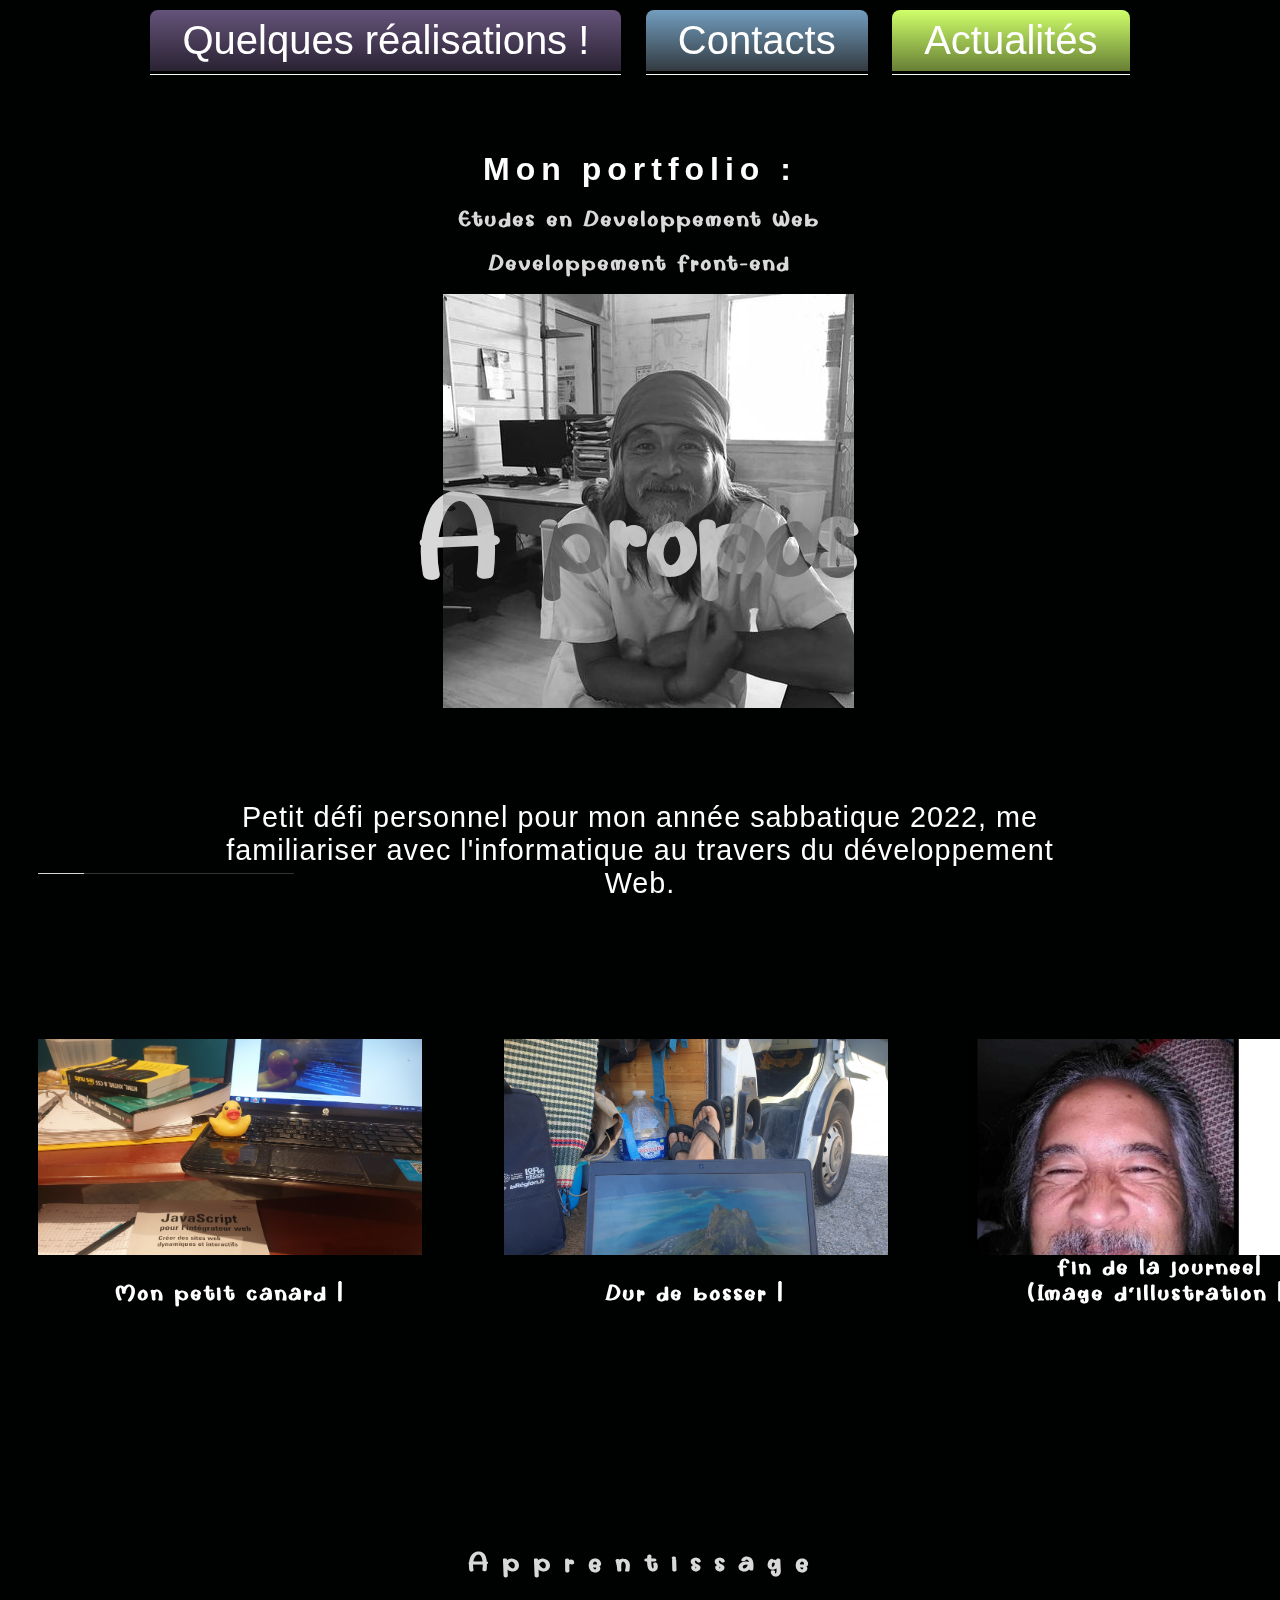
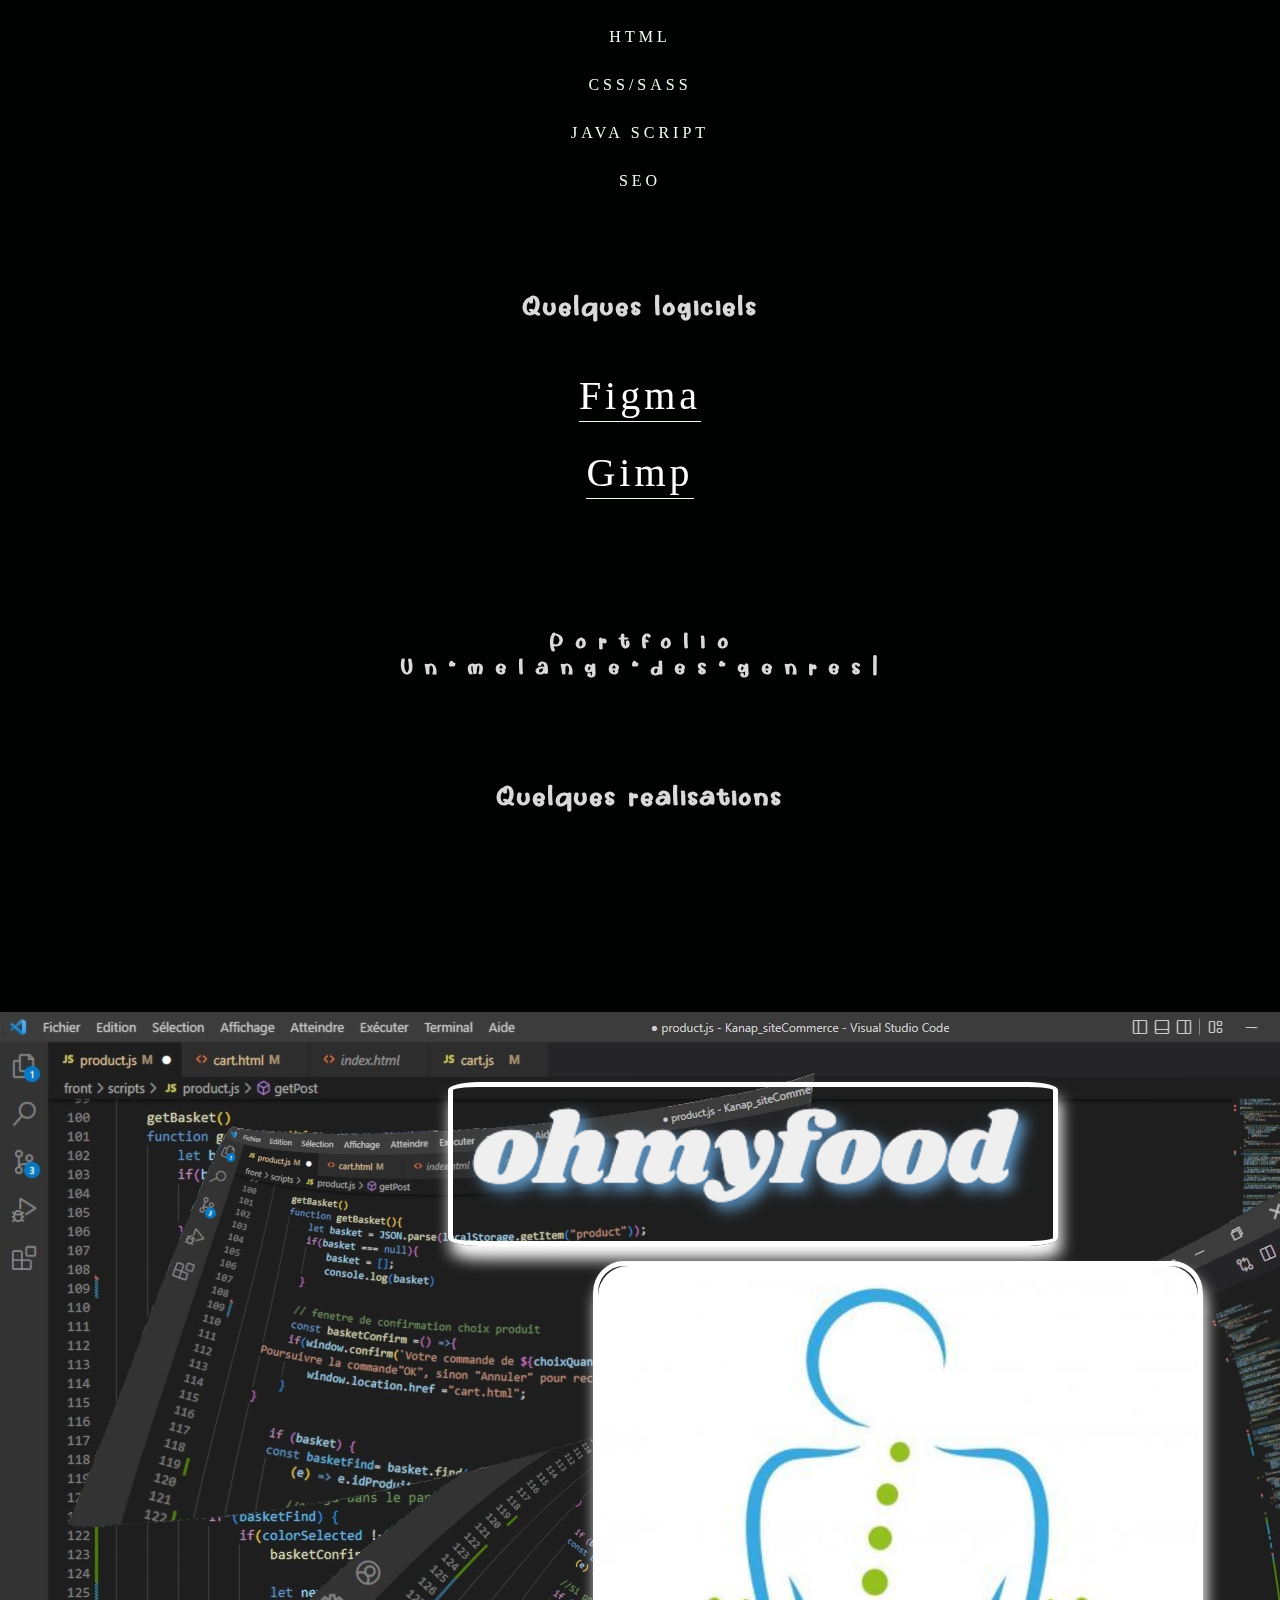
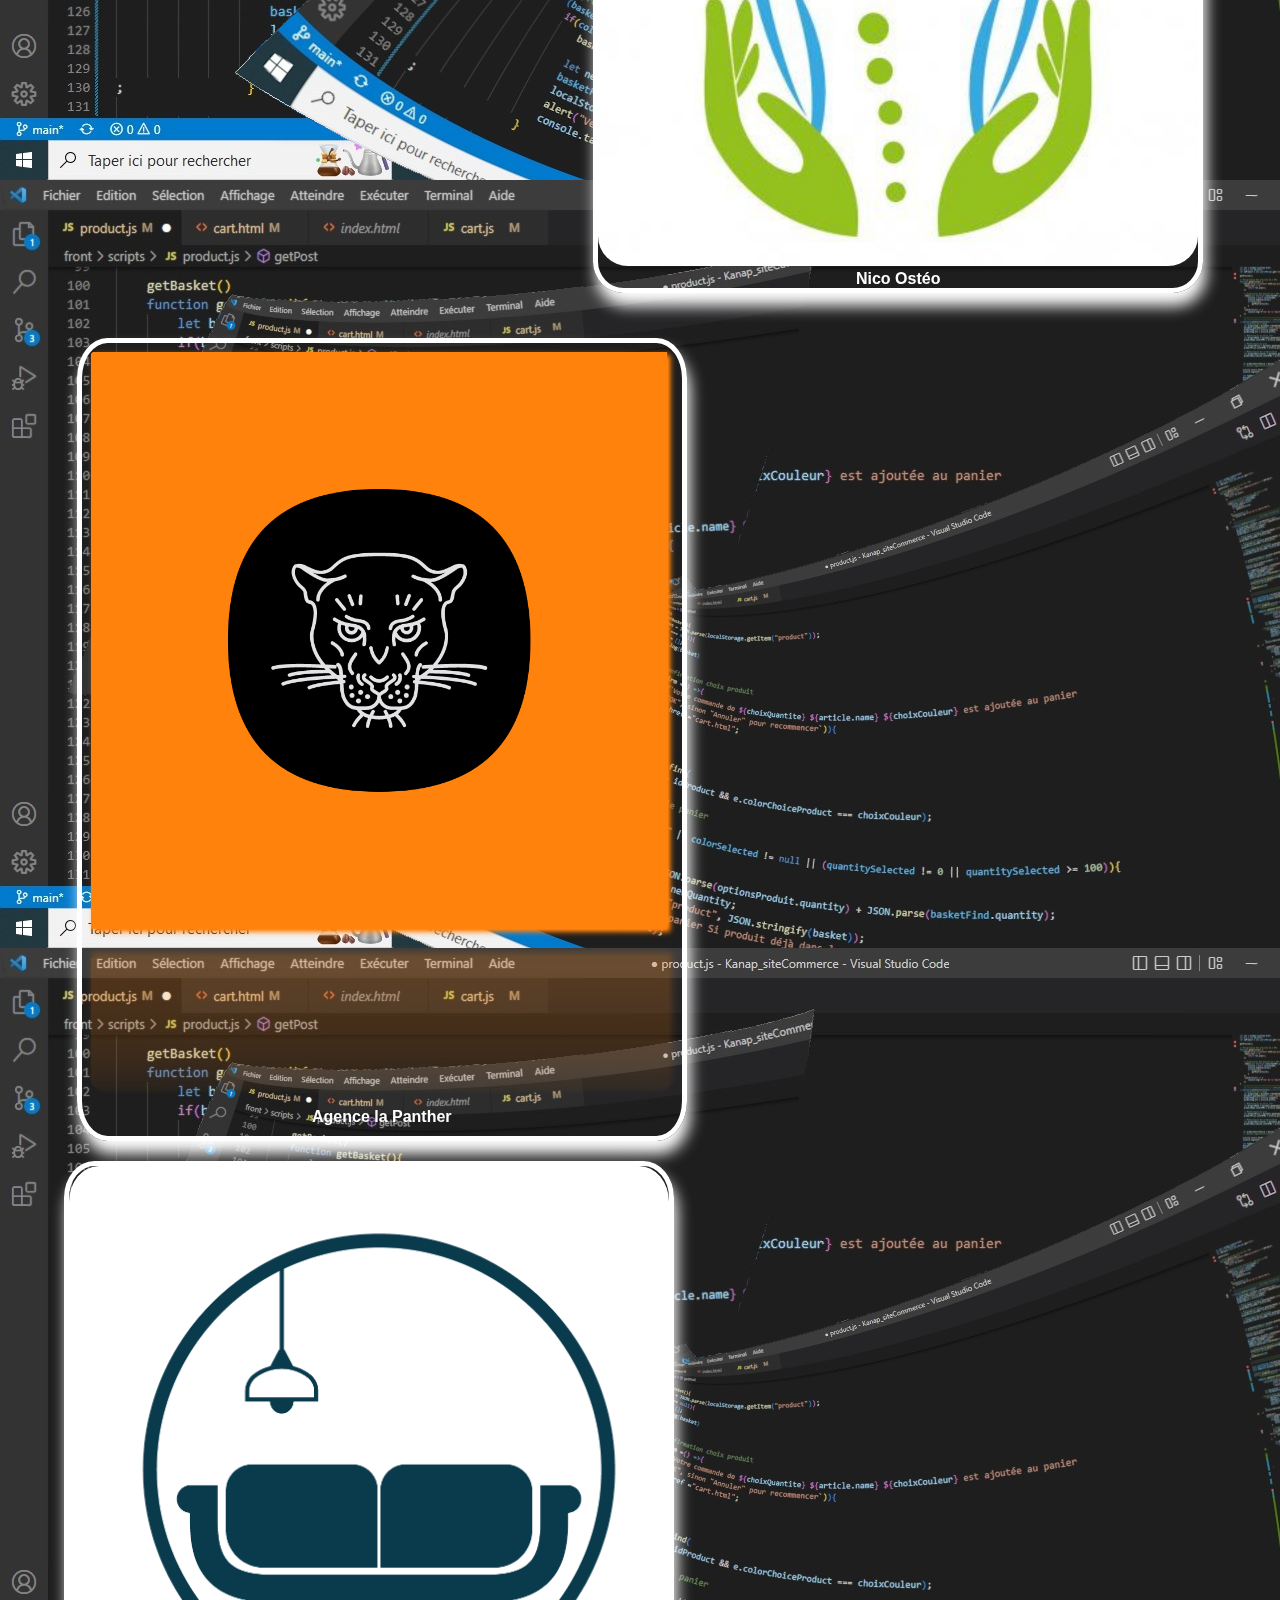
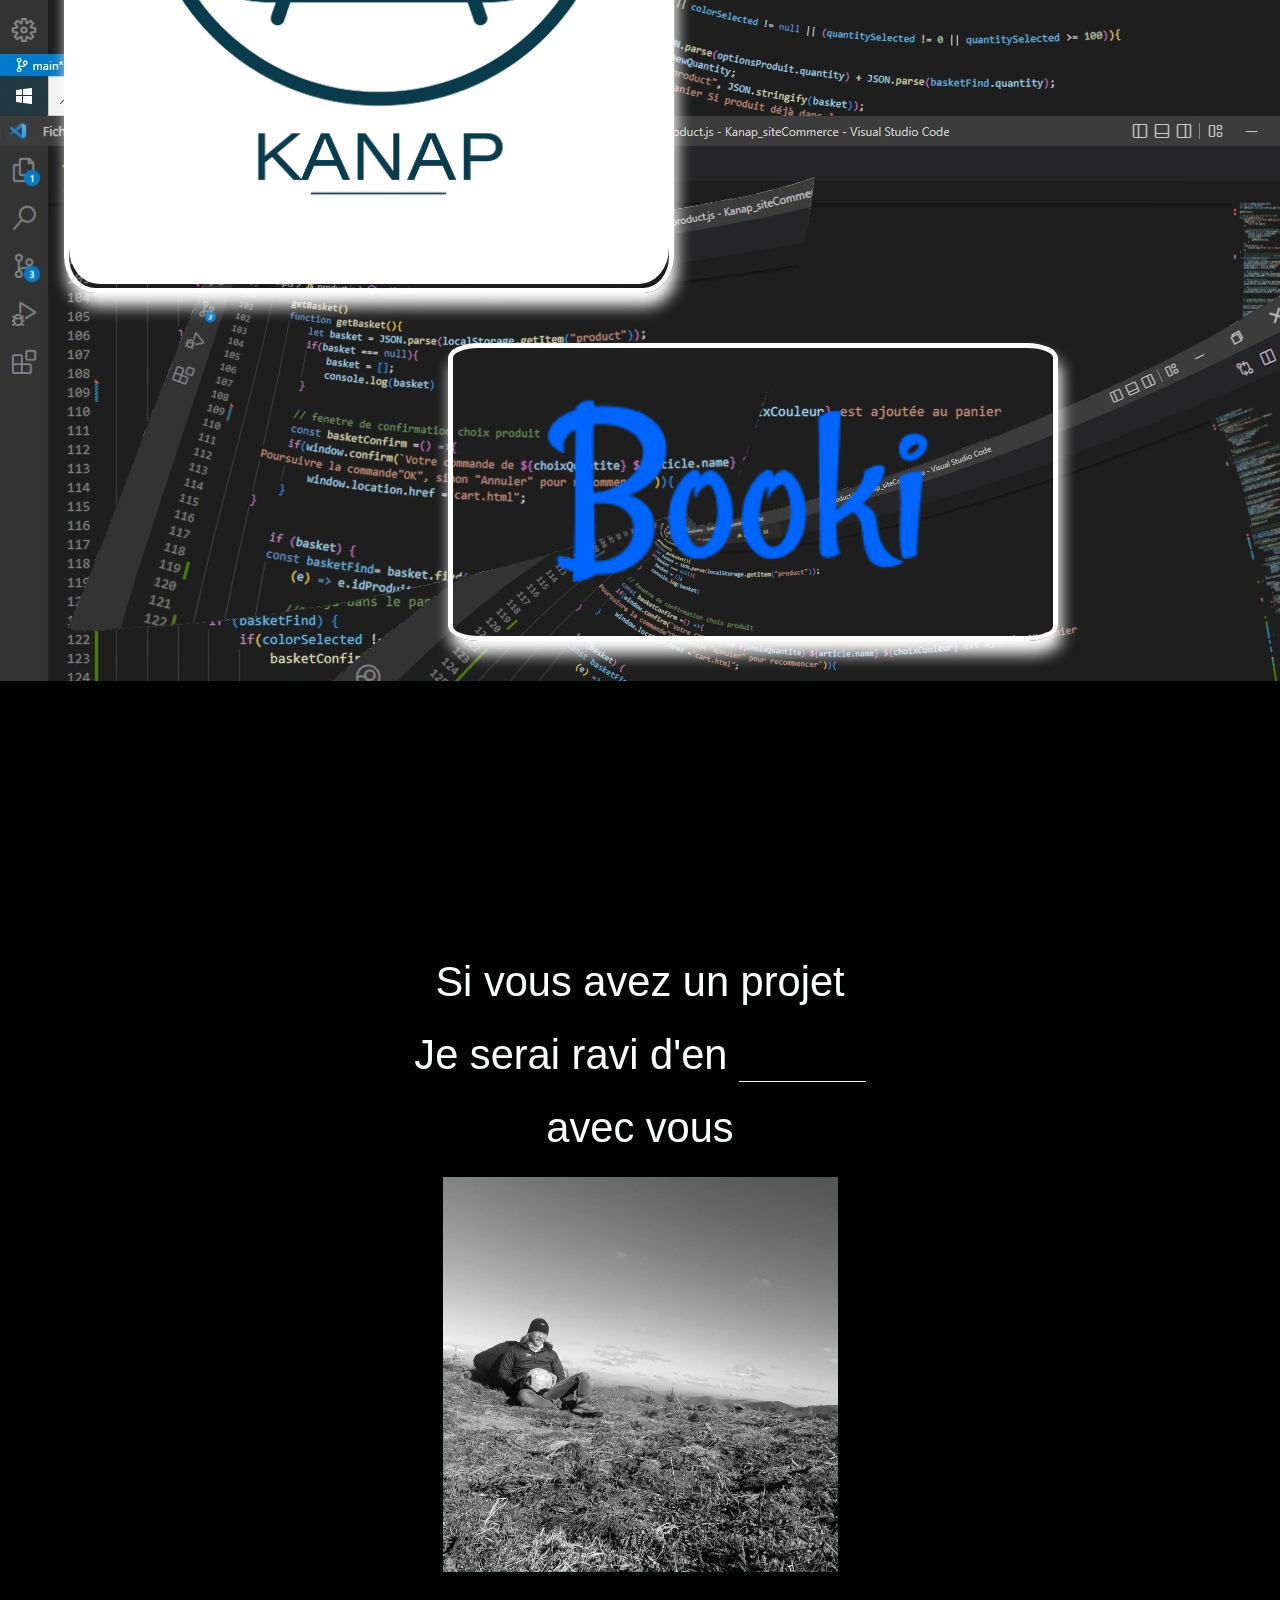
<file: index.html>
<!DOCTYPE html>
<html lang="fr" class="is-smooth-scroll-compatible is-loaded 
is-ready has-scroll-init has-scroll-smooth">

<head>
    <meta charset="UTF-8">
    <meta http-equiv="X-UA-Compatible" content="IE=edge">
    <meta name="viewport" content="width=device-width, initial-scale=1.0">
    <link rel="stylesheet" href="./style.css">
    <!-- <link rel="stylesheet" href="./assets/locomotive_scroll.css"> -->
    <title>Portfolio </title>
</head>

<body>
    <header>
        <ul id="menu-demo2">
            <li class="presentationPortfolio"><a href="#">Quelques réalisations !</a>
                <ul>
                    <li><a href="https://pfnas.github.io/osteopathe_nicolas_taminh/">Nicolas Ostéo</a></li>
                    <li><a href="#p1">Ohmyfood !</a></li>
                    <li><a href="#p3">Agence La Panther</a></li>
                    <li><a href="#p4">Booki</a></li>
                    <li><a href="#p5">Kanap</a></li>
                </ul>
            </li>
            <li class="contactPortfolio"><a href="#">Contacts</a>
                <ul>
                    <li><a href="./contact.html" class="aLink">Formulaire de contact</a></li>
                    <li><a href="#">Téléphone</a></li>

                </ul>
            </li>
            <li class="congratulationsPortfolio"><a href="#">Actualités</a>
                <ul>
                    <li>
                        <p>Certains projets, ont été proposé dans le cadre de ma formation "OpenClassRoom".</p><br>
                        <p>Un grand merci à mes 3 mentors qui ont du s'arracher quelques cheveux, et à l'ensemble des
                            étudiants avec qui j'ai pu échanger tout au long de ma formation!</p>
                    </li>
                </ul>
            </li>

        </ul>
        <!-- <div class="links">
            <a href="#portfolio" class="aLink">Portfolio</a>
            <a href="mailto:xxxx@orange.fr" class="aLink">Contact</a>
        </div> -->
        <div class="wrapper">
            <div class="appear" id="h1_wrapper">
                <h1>Mon portfolio :</h1>
            </div>
            <div class="wrapper" id="h2_2">
                <h2>Etudes en Développement Web</h2>
            </div>
        </div>
        <div class="wrapper" id="h2_1">
            <h2>Développement Front-end</h2>
        </div>

    </header>
    <section class="about">
        <div class="img1_wrapper">
            <div class="img img1">
                <img src="./pictures/moi_meme.jpg" alt="Phong">
            </div>
        </div>
        <div class="h2_wrapper">
            <h2>A propos</h2>
        </div>
        <p>Petit défi personnel pour mon année sabbatique 2022, me familiariser avec l'informatique au travers du
            développement Web.
        </p>
        <div class="carousel">
            <div class="carousel--wrap">
                <div class="carousel--item">
                    <figure><img src="./pictures/canard.jpg" alt="photo canard" /></figure>
                    <div class="legendImage">

                        <h2 class="legend">Mon petit canard !</h2>
                    </div>
                </div>

                <div class="carousel--item">
                    <figure><img src="./pictures/farniente.jpg" alt="photo de pieds" target="blank" /></figure>
                    <div class="legendImage">

                        <h2 class="legend">Dur de bosser !</h2>
                    </div>
                </div>

                <div class="carousel--item">
                    <figure><img src="./pictures/fin_de_journée.jpg" alt="fatigue grimace" /></figure>
                    <div class="legendImage">

                        <h2 class="legend">Fin de la journée!<br>(Image d'illustration !)</h2>
                    </div>
                </div>

                <div class="carousel--item">
                    <figure><img src="./pictures/plein_air.jpg" alt="bureau d'altitude" /></figure>
                    <div class="legendImage">

                        <h2 class="legend">Le plus beau bureau !</h2>
                    </div>
                </div>

                <div class="carousel--item">
                    <figure><img src="./pictures/Parcours.jpg" alt="un point sur mon parcours OCR" /></figure>
                    <div class="legendImage">

                        <h2 class="legend">Aie! Le parcours !</h2>
                    </div>
                </div>

                <div class="carousel--item">
                    <figure><img src="./pictures/validP5.jpg" alt="" /></figure>
                    <div class="legendImage">

                        <h2 class="legend">Ca avance!</h2>
                    </div>
                </div>

                <!--<div class="carousel--item">
                    <figure><img
                            src="https://images.unsplash.com/photo-1548374797-d13fd5d2b2a8?ixlib=rb-1.2.1&ixid=eyJhcHBfaWQiOjEyMDd9&auto=format&fit=crop&w=800&q=60"
                            alt="" /></figure>
                    <h2>Locker</h2>
                </div> -->

            </div>
            <div class="carousel--progress">
                <div class="carousel--progress-bar"></div>
            </div>
        </div>
    </section>
    <div class="line-wrapper">
        <div class="line"></div>
    </div>


    <section class="skills">
        <h2 class="title explain">
            <span>A</span>
            <span>p</span>
            <span>p</span>
            <span>r</span>
            <span>e</span>
            <span>n</span>
            <span>t</span>
            <span>i</span>
            <span>s</span>
            <span>s</span>
            <span>a</span>
            <span>g</span>
            <span>e</span>
        </h2>
        <div class="wrapper">
            <div class="appear">
                <p class="appearColor">HTML</p>
            </div>
        </div>
        <div class="wrapper">
            <div class="appear">
                <p class="appearColor">CSS/SASS</p>
            </div>
        </div>
        <div class="wrapper">
            <div class="appear">
                <p class="appearColor">JAVA SCRIPT</p>
            </div>
        </div>
        <div class="wrapper">
            <div class="appear">
                <p class="appearColor">SEO</p>
            </div>
        </div>
        <div class="wrapper">
            <h2 class="explain">Quelques logiciels</h2>
            <div class="appear">
                <p class="appearColor"><a href="https://www.figma.com/fr/">Figma</a></p>
            </div>
        </div>
        <div class="wrapper">
            <div class="appear">
                <p class="appearColor"><a href="https://www.gimp.org/downloads/">Gimp</a></p>
            </div>
        </div>
    </section>
    <div class="line-wrapper">
        <div class="line"></div>
    </div>
    <section class="portfolio">

        <div class="portfolio" id="portfolio">
            <h2 class="title">
                <span>P</span>
                <span>o</span>
                <span>r</span>
                <span>t</span>
                <span>f</span>
                <span>o</span>
                <span>l</span>
                <span>i</span>
                <span>o</span>
            </h2>
            <h2>
                <span>U</span>
                <span>n</span>
                <span>"</span>
                <span>m</span>
                <span>é</span>
                <span>l</span>
                <span>a</span>
                <span>n</span>
                <span>g</span>
                <span>e</span>
                <span>" </span>
                <span>d</span>
                <span>e</span>
                <span>s</span>
                <span>" </span>
                <span>g</span>
                <span>e</span>
                <span>n</span>
                <span>r</span>
                <span>e</span>
                <span>s</span>
                <span>!</span>

            </h2>
            <h2 class="explain">
                Quelques réalisations
            </h2>
            <div class="project_container">
                <div class="project" id="p1">
                    <img src="./pictures/userlmn_dedd7b2b32a5887c647f034ffb43f469(1).png" alt="Ici une image">

                    <div class="project_infos">
                        <a href="https://pfnas.github.io/Ohmyfood/" target="blank">Oh My food</a>
                        <p class="date">2022</p>
                    </div>
                </div>
                <div class="project" id="p2">
                    <img src="./pictures/new_image.jpg" alt="projet-2">
                    <p class="legendLogo">Nico Ostéo</p>
                    <div class="project_infos">
                        <a href="https://pfnas.github.io/osteopathe_nicolas_taminh/" target="blank">Nicolas Osteo</a>
                        <p class="date">2022</p>
                    </div>
                </div>
                <div class="project" id="p3">
                    <img src="./pictures/la_panther.png" alt="projet-3">
                    <p class="legendLogoPanther">Agence la Panther</p>
                    <div class="project_infos">
                        <a href="https://pfnas.github.io/P4_La_Panther_Bis/" target="blank">Agence la Panthère</a>
                        <p class="date">2022</p>
                    </div>
                </div>
                <div class="project" id="p5">
                    <img src="./pictures/logo_kanap.png" alt="projet-4">
                    <div class="project_infos">
                        <a href="#">Création site
                            commerce(Kanap)</a>
                        <p class="date">2021</p>
                    </div>
                </div>
                <div class="project" id="p4">
                    <img src="./pictures/Booki@3x.png" alt="projet-5">
                    <div class="project_infos">
                        <a href=" https://pfnas.github.io/booki/" target="blank">Agence Booki</a>
                        <p class="date">2022</p>
                    </div>
                </div>
            </div>
        </div>
    </section>

    <div class="line-wrapper">
        <div class="line"></div>
    </div>

    <footer>
        <div class="wrapper">
            <div class="appear">
                <p>Si vous avez un projet</p>

            </div>
        </div>
        <div class="wrapper">
            <!-- <div class="appear" id="L2"> -->
            <p>Je serai ravi d'en <a href="./contact.html">discuter</a></p>

            <!-- </div> -->
        </div>
        <div class="wrapper">
            <!-- <div class="appear" id="L3"> -->
            <p>avec vous</p>

            <!-- </div> -->
        </div>
        <div class="img-wrapper">
            <div class="img img2"></div>

        </div>
    </footer>
    <script src="./assets/js/index.js"></script>
    <!-- <script src="./assets/granim.js-2.0.0/"></script> -->
</body>

</html>
</file>
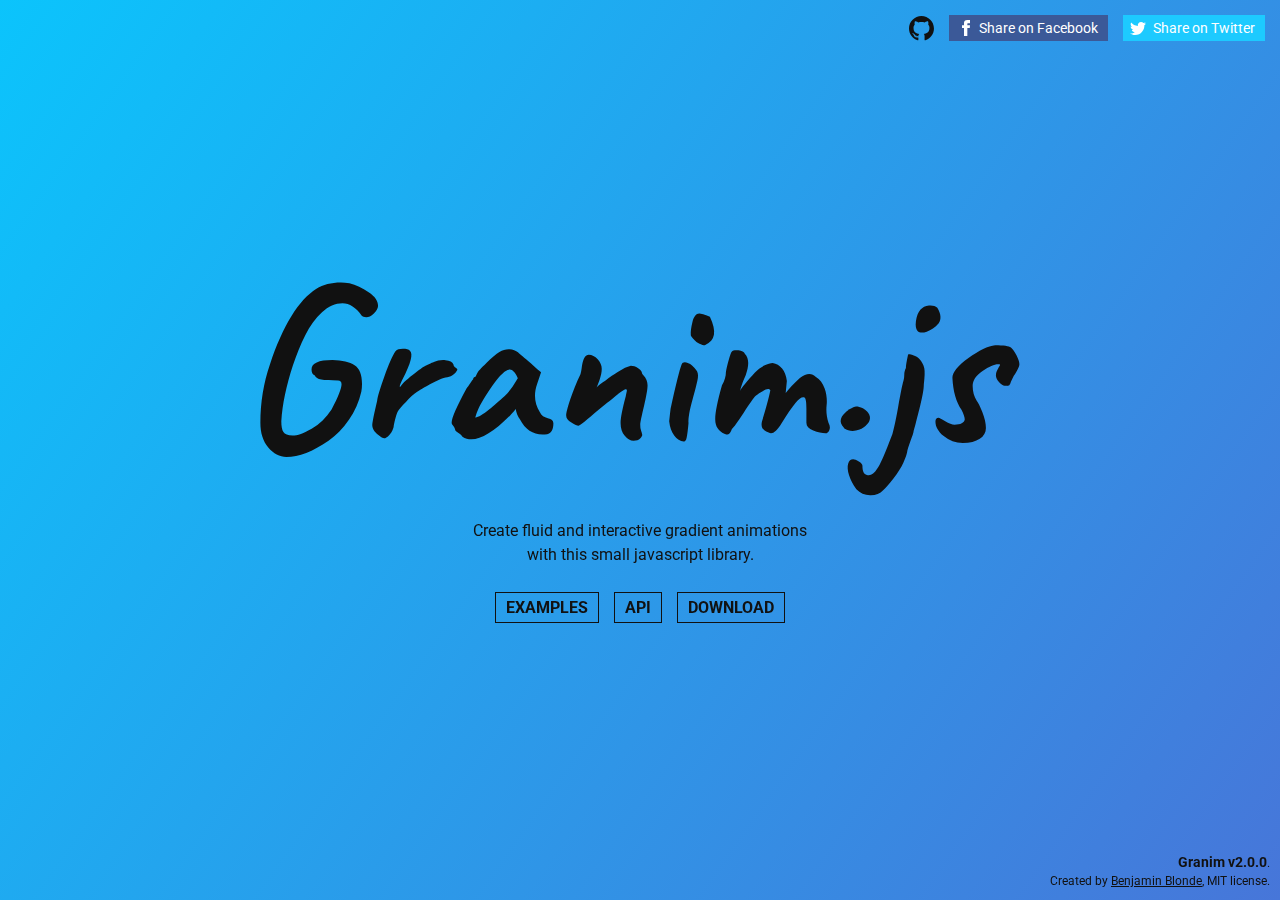
<file: assets/granim.js-2.0.0/docs/index.html>
<!DOCTYPE html><html lang="en"><head><title>Granim.js - Gradient Animations</title><meta name="description" content="Create fluid and interactive gradient animations with this small javascript library."><meta charset="UTF-8"><meta name="viewport" content="user-scalable=no, width=device-width, initial-scale=1, maximum-scale=1"><link type="text/css" rel="stylesheet" href="assets/css/style.css"><link type="text/css" rel="stylesheet" href="https://fonts.googleapis.com/css?family=Roboto:400,400italic,700"><link rel="icon" href="favicon.ico" type="image/x-icon"><!-- Facebook Metas--><meta property="og:url" content="http://sarcadass.github.io/granim.js"><meta property="og:type" content="website"><meta property="og:title" content="Granim.js"><meta property="og:description" content="Create fluid and interactive gradients animations with this small (&lt; 17kB) .js library"><meta property="og:image" content="http://sarcadass.github.io/granim.js/assets/img/social-image.png"><!-- Twitter Metas--><meta property="twitter:card" content="summary_large_image"><meta property="twitter:creator" content="@Sarcadass"><meta property="twitter:title" content="Granim.js"><meta property="twitter:description" content="Create fluid and interactive gradients animations with this small (&lt; 17kB) .js library"><meta property="twitter:image" content="http://sarcadass.github.io/granim.js/assets/img/social-image.png"><meta property="twitter:image:width" content="1200"><meta property="twitter:image:height" content="630"></head><body class="home"><div id="canvas-wrapper"><canvas id="granim-canvas"></canvas><div class="content-wrapper"><div class="description-wrapper"><h1 class="title" title="granim.js"><svg xmlns="http://www.w3.org/2000/svg" viewBox="0 0 396.3 113.8">
<g>
<path d="M62.977,14.366c0,1.281-0.72,2.58-2.16,3.9c-1.44,1.32-2.741,1.98-3.9,1.98c-1.161,0-1.941-0.24-2.34-0.72
c-2.96-4.32-6.281-6.48-9.96-6.48c-3.681,0-7.2,1.56-10.56,4.68c-3.36,3.12-6.24,7.041-8.64,11.76c-2.4,4.721-4.521,9.92-6.36,15.6
c-3.44,10.481-5.441,20.082-6,28.801c0,2.561,0.36,4.439,1.08,5.64c0.72,1.2,2.299,1.8,4.74,1.8c2.439,0,5.719-1.18,9.84-3.54
c4.119-2.358,7.54-5.659,10.26-9.899c3.439-6.48,5.16-10.84,5.16-13.08c0-1.279-0.6-1.92-1.8-1.92c-4.001,0-6.881-0.16-8.64-0.48
c-1.761-0.318-2.921-1.08-3.48-2.279c-1.041-0.319-1.56-1.279-1.56-2.881c0-3.279,3.6-4.92,10.8-4.92
c5.04,0.161,8.838,1.041,11.4,2.641c2.559,1.601,3.84,4.841,3.84,9.72c0,1.44-0.12,2.76-0.36,3.96
c-1.2,5.279-3.36,10.14-6.48,14.58c-3.12,4.439-6.6,8.021-10.44,10.74c-8.082,5.598-15.321,8.398-21.72,8.398
c-3.521,0-6.641-1.619-9.36-4.859c-2.721-3.24-4.08-7.5-4.08-12.779c0-10.561,1.639-20.6,4.92-30.12
c6.799-20.16,14.799-33.16,24-39c3.439-2.16,7.639-3.24,12.6-3.24c1.279,0,2.76,0.12,4.44,0.36c3.36,0.881,6.66,2.4,9.9,4.56
C61.357,9.446,62.977,11.807,62.977,14.366z"/>
    <path d="M75.815,36.566c1.759,0,2.959,0.32,3.601,0.96c1.759,1.521,0.519,6.401-3.721,14.64c-1.361,2.721-1.8,4.08-1.319,4.08
    c0.879-1.519,3.019-3.6,6.42-6.24c3.399-2.64,5.538-4.179,6.42-4.619c0.879-0.439,1.818-0.859,2.82-1.26
c0.999-0.4,1.578-0.641,1.739-0.721c1.759-0.879,3.76-1.219,6-1.02c2.239,0.2,3.601,0.899,4.08,2.1c0,0.801,0.48,1.439,1.44,1.92
l0.6,0.721c0,0.641-0.561,1.46-1.68,2.459c-1.121,1.002-2.28,1.541-3.48,1.62c-1.199,0.081-2.621,0.501-4.26,1.261
c-1.641,0.761-3.221,1.56-4.74,2.399c-1.521,0.84-2.66,1.481-3.42,1.92c-0.761,0.44-1.74,1.021-2.939,1.74
c-2.241,1.521-4.241,3.32-6,5.399c-2.16,2.16-3.401,3.561-3.721,4.201c-0.561,0.561-1.14,2.021-1.74,4.379
c-0.6,2.361-0.9,3.822-0.9,4.381c-0.321,1.28-0.92,2.501-1.8,3.66c-0.881,1.16-1.74,1.859-2.58,2.1s-1.941-0.24-3.3-1.44
c-2.48-1.839-3.581-3.819-3.3-5.94c0.279-2.118,1.099-6.06,2.46-11.819c0.24-2.16,1.5-6.42,3.78-12.78
c2.28-6.359,4.179-10.659,5.7-12.9C72.774,36.968,74.054,36.566,75.815,36.566z"/>
    <path d="M102.815,78.566c0-0.721-0.521-1.72-1.561-3c-1.199-1.2,1.279-7.439,7.44-18.721c0.479-0.479,1.099-1.319,1.86-2.52
    c0.759-1.199,1.26-1.879,1.5-2.04c0-0.318,0.119-0.618,0.359-0.899c0.24-0.279,0.52-0.42,0.84-0.42l0.96-1.92
c0.319-0.721,1.879-2.439,4.681-5.16c2.799-2.719,5.04-4.6,6.72-5.641c1.68-1.039,3.399-1.519,5.16-1.439
c1.759,0.08,3.279,0.641,4.56,1.68c0.16,0.24,0.679,0.681,1.561,1.32c1.519,1.199,4.92,4.16,10.2,8.88l-2.04,6
c-1.842,5.28-1.361,10.16,1.439,14.64c0.799,1.68,2.16,2.682,4.08,3c1.92,0.32,2.88,1.2,2.88,2.641c0,3.281-1.08,5.16-3.24,5.64
c-6.239,0.881-10.92-1.681-14.04-7.681c-1.121-1.518-1.841-3.279-2.159-5.279c-0.561,0.801-1.481,1.841-2.761,3.119
c-10.88,11.041-19.121,14.761-24.72,11.16c-0.24-0.479-0.921-1.119-2.04-1.92C103.374,79.207,102.815,78.728,102.815,78.566z
    M131.015,47.246c-2.961,0-7.842,5.721-14.641,17.16c-1.2,1.92-2.279,4.439-3.239,7.561c1.278,0.16,3.759-1.279,7.439-4.32
c0.72-0.64,1.699-1.479,2.94-2.52c1.239-1.039,2.139-1.801,2.699-2.281c0.56-0.479,1.279-1.119,2.16-1.92
c1.519-1.518,2.88-3.158,4.08-4.92l2.641-4.319C133.734,48.728,132.375,47.246,131.015,47.246z"/>
    <path d="M190.415,46.286l3-0.96c1.2,0,2.46,0.42,3.779,1.26c1.32,0.84,1.98,1.701,1.98,2.58c0,0.24,0.24,0.561,0.72,0.961
    c1.44,1.52,2.16,3.281,2.16,5.279c0,2-0.62,5.58-1.86,10.74c-1.241,5.16-1.88,8.34-1.92,9.54c-0.041,1.2,0.12,2.28,0.48,3.239
c0.36,0.961,0.54,1.662,0.54,2.101c0,0.44-0.36,1.04-1.08,1.8c-0.72,0.762-1.86,1.141-3.42,1.141c-1.561,0-3.061-0.859-4.5-2.58
c-1.44-1.72-2.16-3.88-2.16-6.48c0-2.599,0.88-7.18,2.64-13.74c0.079-0.479,0.16-0.9,0.24-1.26c0.079-0.359,0.139-0.639,0.18-0.84
c0.04-0.199,0.079-0.379,0.12-0.54c0.04-0.159,0.061-0.379,0.061-0.66c0-0.279-0.161-0.42-0.48-0.42c-0.32,0-0.821,0.2-1.5,0.601
c-0.681,0.4-1.319,0.84-1.92,1.319c-0.6,0.479-1.439,1.181-2.52,2.101s-2.021,1.66-2.82,2.22c-0.801,0.561-2.48,1.92-5.04,4.079
c-6.561,5.682-10.14,8.521-10.74,8.521c-0.6,0-1.8-0.559-3.6-1.68c-1.8-1.12-2.7-2.341-2.7-3.66s0.72-4.14,2.16-8.46
s3.159-8.56,5.16-12.721c0.24-0.479,0.52-1.959,0.84-4.439c0.64-3.84,1.8-5.76,3.479-5.76c1.681,0,3.22,0.801,4.62,2.4
c1.399,1.601,2.101,3.221,2.101,4.859c0,1.641-0.381,3.561-1.141,5.76c-0.761,2.201-1.301,3.501-1.619,3.9
c0.159-0.078,0.398-0.279,0.72-0.6c0.799-0.799,2.079-1.76,3.84-2.881c2.479-1.839,4.56-3.279,6.24-4.319L190.415,46.286z"/>
    <path d="M219.575,44.727c0.479-1.2,1.56-1.5,3.239-0.9c1.681,0.6,3.12,1.82,4.32,3.66c0.799,0.881,1.099,2.181,0.9,3.9
    c-0.201,1.721-1.101,5.399-2.7,11.039c-1.602,5.641-2.321,9.822-2.16,12.541c-0.32,3.6-0.642,6.08-0.96,7.439
c-0.32,1.361-0.801,2-1.44,1.92c-1.92,0-3.581-0.999-4.979-3c-1.4-1.998-2.262-4.479-2.58-7.439c0.318-3.04,0.559-5.199,0.72-6.48
C216.734,54.687,218.615,47.127,219.575,44.727z M228.695,18.326c0.879,0,2.719,0.561,5.52,1.68c3.6,7.521,2.8,12.36-2.4,14.52
    c-0.561,0.401-1.319,0.281-2.279-0.36c-0.801-0.078-1.86-0.76-3.181-2.039c-1.319-1.279-1.979-2.12-1.979-2.521
c-0.161-1.759,0.12-4.06,0.84-6.9C225.934,19.868,227.093,18.407,228.695,18.326z"/>
    <path d="M293.975,80.127c-1.92,0-4.062-0.46-6.42-1.381c-2.361-0.918-3.54-2.26-3.54-4.02v-7.44c0-3.198-0.281-5.04-0.84-5.521
    c-1.2-0.639-2.802,0.262-4.801,2.701c-2,2.441-4.361,5.9-7.08,10.379c-2.72,4.482-4.961,6.121-6.72,4.92
c-3.041-0.959-4.2-2.879-3.479-5.76c2.079-6.799,3.52-12.159,4.319-16.08c-0.641-1.038-1.961-0.879-3.96,0.48
c-0.239,0.161-0.62,0.401-1.14,0.721c-0.521,0.32-0.96,0.6-1.32,0.84c-0.359,0.239-0.779,0.561-1.26,0.959
c-0.881,0.882-2.9,3.741-6.06,8.58c-3.162,4.842-5.181,7.621-6.061,8.34c-0.561,1.44-1.08,2.341-1.56,2.701
c-0.48,0.359-1.161,0.341-2.04-0.061c-3.36-1.439-5.04-3.939-5.04-7.5c0-3.559,1.158-9.42,3.479-17.58
c1.359-2.479,2.04-4.8,2.04-6.96c0.24-1.519,0.721-3.579,1.44-6.181c0.72-2.598,1.239-4.02,1.56-4.26
c0.559-0.639,1.72-0.858,3.48-0.66c1.759,0.201,2.88,0.822,3.359,1.86c2.08,2.16,2.2,5.841,0.36,11.04
c-0.96,2.001-1.961,4.68-3,8.04c0.96-1.68,3.52-4.8,7.68-9.36c1.44-1.599,3.061-2.838,4.86-3.72c1.8-0.879,3.259-1.319,4.38-1.319
c1.92,0.32,3.54,1.26,4.86,2.819c1.319,1.56,2.14,3.702,2.46,6.421l-0.601,6.239c1.84-2.479,4.279-5.079,7.32-7.8
c3.36-2.56,6.12-2.719,8.28-0.48c1.999,1.121,3.499,3.081,4.5,5.881c0.999,2.801,1.339,5.721,1.02,8.76c-0.32,3.041,0,6.041,0.96,9
c0.799,1.439,0.939,2.699,0.42,3.779C295.314,79.586,294.695,80.127,293.975,80.127z"/>
    <path d="M306.213,67.766c1.519-0.959,2.68-1.458,3.479-1.5c0.799-0.039,1.96,0.262,3.48,0.9c2.719,1.68,3.919,3.54,3.6,5.58
    c-0.32,2.04-2.081,3.861-5.279,5.46c-3.12,1.122-5.761,0.882-7.921-0.72C300.373,74.447,301.252,71.207,306.213,67.766z"/>
    <path d="M308.133,93.566c0.72,0,1.7,0.359,2.939,1.08c1.241,0.719,1.86,1.479,1.86,2.279c0,2.959,0.761,4.52,2.28,4.68
    c1.839,0.641,3.639-0.439,5.399-3.24c1.279-1.602,3.88-7.559,7.8-17.879c0.799-2.719,1.759-7.219,2.881-13.5
c1.119-6.279,1.839-10.08,2.159-11.4c0.319-1.32,0.58-2.358,0.78-3.119c0.199-0.76,0.3-1.681,0.3-2.761
c0-1.079,0.279-2.179,0.84-3.3c0-0.96,0.181-2.319,0.54-4.08c0.36-1.759,0.54-2.68,0.54-2.76c0.319-0.318,1.2-0.22,2.641,0.3
c1.439,0.521,2.479,1.101,3.12,1.74c1.439,1.601,2.319,3.239,2.64,4.92c0.318,1.68,0.24,4.44-0.24,8.28
c0,2.399-0.62,6.06-1.859,10.979c-1.241,4.92-2.001,7.94-2.28,9.06c-0.281,1.122-0.54,2.061-0.78,2.82
c-0.24,0.762-0.381,1.341-0.42,1.74c-0.041,0.401-0.561,1.98-1.56,4.74c-1.002,2.76-1.581,4.699-1.74,5.82
c-0.161,1.119-0.801,2.918-1.92,5.398c-1.121,2.479-2.861,5.24-5.221,8.281c-2.36,3.039-4.101,4.998-5.22,5.879
c-1.68,1.84-3.921,2.719-6.72,2.641c-2.8-0.08-5.16-1.121-7.08-3.121c-1.759-2.398-3.019-4.82-3.78-7.26
c-0.759-2.441-0.919-4.42-0.479-5.939C305.994,94.324,306.854,93.566,308.133,93.566z M340.533,22.286
    c0.799-5.04,3.04-7.719,6.721-8.04c1.839-0.159,3.279,0.201,4.319,1.08c1.92,3.201,2.16,5.88,0.721,8.04
c-1.921,2.16-3.981,3.6-6.181,4.32c-2.201,0.72-3.78,0.6-4.74-0.36C340.492,26.288,340.212,24.607,340.533,22.286z"/>
    <path d="M389.552,35.846c1,0.801,1.98,2.201,2.94,4.201s1.439,3.479,1.439,4.439c0,1.041-0.96,3.041-2.88,6
    c-1.04,2.081-1.58,3.221-1.62,3.42c-0.041,0.201-0.119,0.42-0.239,0.66s-0.201,0.381-0.24,0.42c-0.041,0.041-0.12,0.141-0.24,0.3
c-0.12,0.161-0.221,0.24-0.3,0.24c-0.081,0-0.18,0.041-0.3,0.12c-0.12,0.08-0.24,0.08-0.36,0c-0.12-0.079-0.581-0.1-1.38-0.061
c-0.801,0.041-1.761-0.539-2.88-1.74c-1.121-1.199-1.68-2.399-1.68-3.6c0-1.199,0.359-2.358,1.079-3.48
c0.721-1.119,1.08-1.779,1.08-1.979c0-0.198-0.359-0.3-1.08-0.3c-1.92,0-4.58,1.16-7.979,3.48c-3.401,2.32-5.1,4.9-5.1,7.739
c0,2.841,0.72,5.421,2.159,7.74c0.64,0.642,1.579,2.54,2.82,5.7c1.239,3.161,1.86,5.9,1.86,8.22c0,2.321-1.062,4.2-3.181,5.64
c-2.12,1.44-5.04,2.16-8.76,2.16s-7.001-1.199-9.84-3.6c-2.841-2.4-4.26-4.879-4.26-7.439c0-1.359,0.559-2.041,1.68-2.041
c0.318,0.081,1.44,0.701,3.36,1.86c1.92,1.161,3.52,1.74,4.8,1.74c3.198,0,4.959-0.88,5.28-2.64c0-1.12-0.561-2.8-1.681-5.041
c-2.801-4.158-4.361-9.678-4.68-16.56c0-2.8,2.76-6.198,8.28-10.2c5.52-3.999,10.119-6.199,13.8-6.6
C385.851,34.646,388.551,35.047,389.552,35.846z"/>
</g>
</svg>
<span class="name">Granim.js</span></h1><p class="description">Create fluid and interactive gradient animations<br>
with this small javascript library.</p></div><nav><a class="link" id="dark-state" href="examples.html">Examples</a><a class="link" id="light-state" href="api-v2.0.0.html">API</a><a class="link" id="green-state" href="https://github.com/sarcadass/granim.js/releases" target="_blank" rel="external">Download</a></nav></div></div><div id="social-wrapper"><a class="github" href="https://github.com/sarcadass/granim.js" target="_blank" title="Github" rel="external"><svg xmlns="http://www.w3.org/2000/svg" viewBox="0 0 25 25">
    <g>
        <path fill-rule="evenodd" clip-rule="evenodd" fill="#221E1B" d="M12.476,0C5.587,0,0,5.586,0,12.476
		c0,5.512,3.575,10.189,8.533,11.842c0.623,0.113,0.853-0.271,0.853-0.604c0-0.296-0.011-1.279-0.017-2.32
		c-3.471,0.754-4.203-1.473-4.203-1.473c-0.568-1.444-1.386-1.827-1.386-1.827c-1.132-0.772,0.085-0.758,0.085-0.758
		c1.253,0.088,1.913,1.286,1.913,1.286c1.113,1.908,2.919,1.356,3.631,1.039c0.112-0.81,0.435-1.358,0.791-1.67
		c-2.771-0.315-5.684-1.385-5.684-6.167c0-1.362,0.487-2.475,1.286-3.349c-0.13-0.314-0.558-1.582,0.121-3.301
		c0,0,1.047-0.336,3.432,1.278c0.995-0.276,2.062-0.415,3.122-0.419c1.061,0.004,2.129,0.143,3.125,0.419
		c2.384-1.614,3.43-1.278,3.43-1.278c0.68,1.719,0.25,2.987,0.122,3.301c0.801,0.874,1.283,1.986,1.283,3.349
		c0,4.792-2.918,5.847-5.696,6.157c0.447,0.385,0.847,1.146,0.847,2.309c0,1.671-0.015,3.015-0.015,3.424
		c0,0.333,0.224,0.723,0.855,0.602c4.957-1.652,8.526-6.329,8.526-11.84C24.953,5.586,19.365,0,12.476,0z"/>
        <path fill="#221E1B" d="M4.726,17.914c-0.028,0.062-0.124,0.081-0.213,0.037c-0.091-0.04-0.142-0.124-0.113-0.188
		c0.028-0.063,0.125-0.082,0.214-0.038C4.705,17.766,4.757,17.852,4.726,17.914L4.726,17.914z M4.572,17.8"/>
        <path fill="#221E1B" d="M5.231,18.477c-0.059,0.057-0.176,0.031-0.255-0.058c-0.081-0.086-0.096-0.202-0.036-0.256
		c0.061-0.058,0.173-0.033,0.256,0.055C5.277,18.306,5.293,18.421,5.231,18.477L5.231,18.477z M5.112,18.351"/>
        <path fill="#221E1B" d="M5.723,19.195c-0.076,0.055-0.201,0.003-0.278-0.105c-0.077-0.112-0.077-0.245,0.001-0.298
		c0.078-0.055,0.201-0.006,0.279,0.103C5.801,19.009,5.801,19.142,5.723,19.195L5.723,19.195z M5.723,19.195"/>
        <path fill="#221E1B" d="M6.397,19.892c-0.069,0.074-0.214,0.055-0.321-0.049c-0.108-0.102-0.14-0.245-0.072-0.319
		c0.07-0.076,0.216-0.054,0.324,0.048C6.437,19.673,6.469,19.815,6.397,19.892L6.397,19.892z M6.397,19.892"/>
        <path fill="#221E1B" d="M7.328,20.294c-0.031,0.097-0.171,0.141-0.313,0.101c-0.141-0.043-0.233-0.158-0.205-0.256
		c0.029-0.099,0.171-0.146,0.313-0.101C7.263,20.08,7.355,20.194,7.328,20.294L7.328,20.294z M7.328,20.294"/>
        <path fill="#221E1B" d="M8.347,20.368c0.004,0.102-0.116,0.188-0.264,0.189c-0.149,0.005-0.271-0.079-0.272-0.181
		c0-0.104,0.117-0.188,0.267-0.19C8.226,20.185,8.347,20.266,8.347,20.368L8.347,20.368z M8.347,20.368"/>
        <path fill="#221E1B" d="M9.297,20.206c0.018,0.1-0.084,0.203-0.232,0.231c-0.145,0.025-0.279-0.036-0.297-0.135
		C8.749,20.2,8.856,20.097,8.999,20.07C9.147,20.044,9.279,20.104,9.297,20.206L9.297,20.206z M9.297,20.206"/>
    </g>
</svg>
</a><a class="cta-social cta-facebook" href="http://www.facebook.com/sharer.php?u=http://sarcadass.github.io/granim.js" target="_blank" rel="external"><svg version="1.1" xmlns="http://www.w3.org/2000/svg" x="0px" y="0px" width="16px" height="16px" viewBox="0 0 16 16" enable-background="new 0 0 16 16" xml:space="preserve">
<path d="M8,5.333H6V8h2v8h3.334V8h2.428L14,5.333h-2.666V4.222c0-0.637,0.127-0.889,0.742-0.889H14V0h-2.539
	C9.064,0,8,1.055,8,3.077V5.333z"/>
</svg>
Share on Facebook</a><a class="cta-social cta-twitter" href="https://twitter.com/share?text=Create%20fluid%20and%20interactive%20gradients%20animations%20with%20this%20small%20%28&lt;%2010kB%29%20.js%20library&amp;via=Sarcadass&amp;url=http%3A%2F%2Fsarcadass.github.io%2Fgranim.js" target="_blank" rel="external"><svg version="1.1" xmlns="http://www.w3.org/2000/svg"x="0px" y="0px" width="16px" height="16px" viewBox="0 0 16 16" enable-background="new 0 0 16 16" xml:space="preserve">
<path d="M16,3.538c-0.588,0.261-1.221,0.437-1.885,0.516c0.677-0.406,1.198-1.049,1.442-1.816c-0.634,0.376-1.337,0.65-2.084,0.797
	c-0.599-0.638-1.452-1.037-2.396-1.037c-2.119,0-3.676,1.977-3.198,4.03c-2.727-0.137-5.146-1.444-6.765-3.43
	c-0.86,1.475-0.446,3.405,1.016,4.383C1.592,6.964,1.085,6.817,0.644,6.571C0.607,8.092,1.698,9.514,3.276,9.83
	C2.814,9.956,2.308,9.985,1.793,9.887C2.21,11.19,3.422,12.14,4.86,12.166c-1.38,1.082-3.119,1.565-4.86,1.36
	C1.453,14.458,3.179,15,5.032,15c6.094,0,9.539-5.146,9.33-9.763C15.003,4.774,15.561,4.195,16,3.538z"/>
</svg>
Share on Twitter</a></div><footer id="home-footer"><strong>Granim v<span class="version-number">2.0.0</span></strong>.<br> Created by <a href="https://twitter.com/Sarcadass" target="_blank">Benjamin Blonde</a>,
MIT license.</footer><script src="assets/js/vendor/jquery-3.1.0.min.js"></script><script src="assets/js/vendor/granim.min.js"></script><script type="text/javascript">var pageId = 'homepage';</script><script src="assets/js/script.js"></script><script type="text/javascript">(function(i, s, o, g, r, a, m) {
  i['GoogleAnalyticsObject'] = r;
  i[r] = i[r] || function() {
    (i[r].q = i[r].q || []).push(arguments)
  }, i[r].l = 1 * new Date();
  a = s.createElement(o),
  m = s.getElementsByTagName(o)[0];
  a.async = 1;
  a.src = g;
  m.parentNode.insertBefore(a, m)
})(window, document, 'script', 'https://www.google-analytics.com/analytics.js', 'ga');
ga('create', 'UA-83387901-1', 'auto');
ga('send', 'pageview');</script></body></html>
</file>
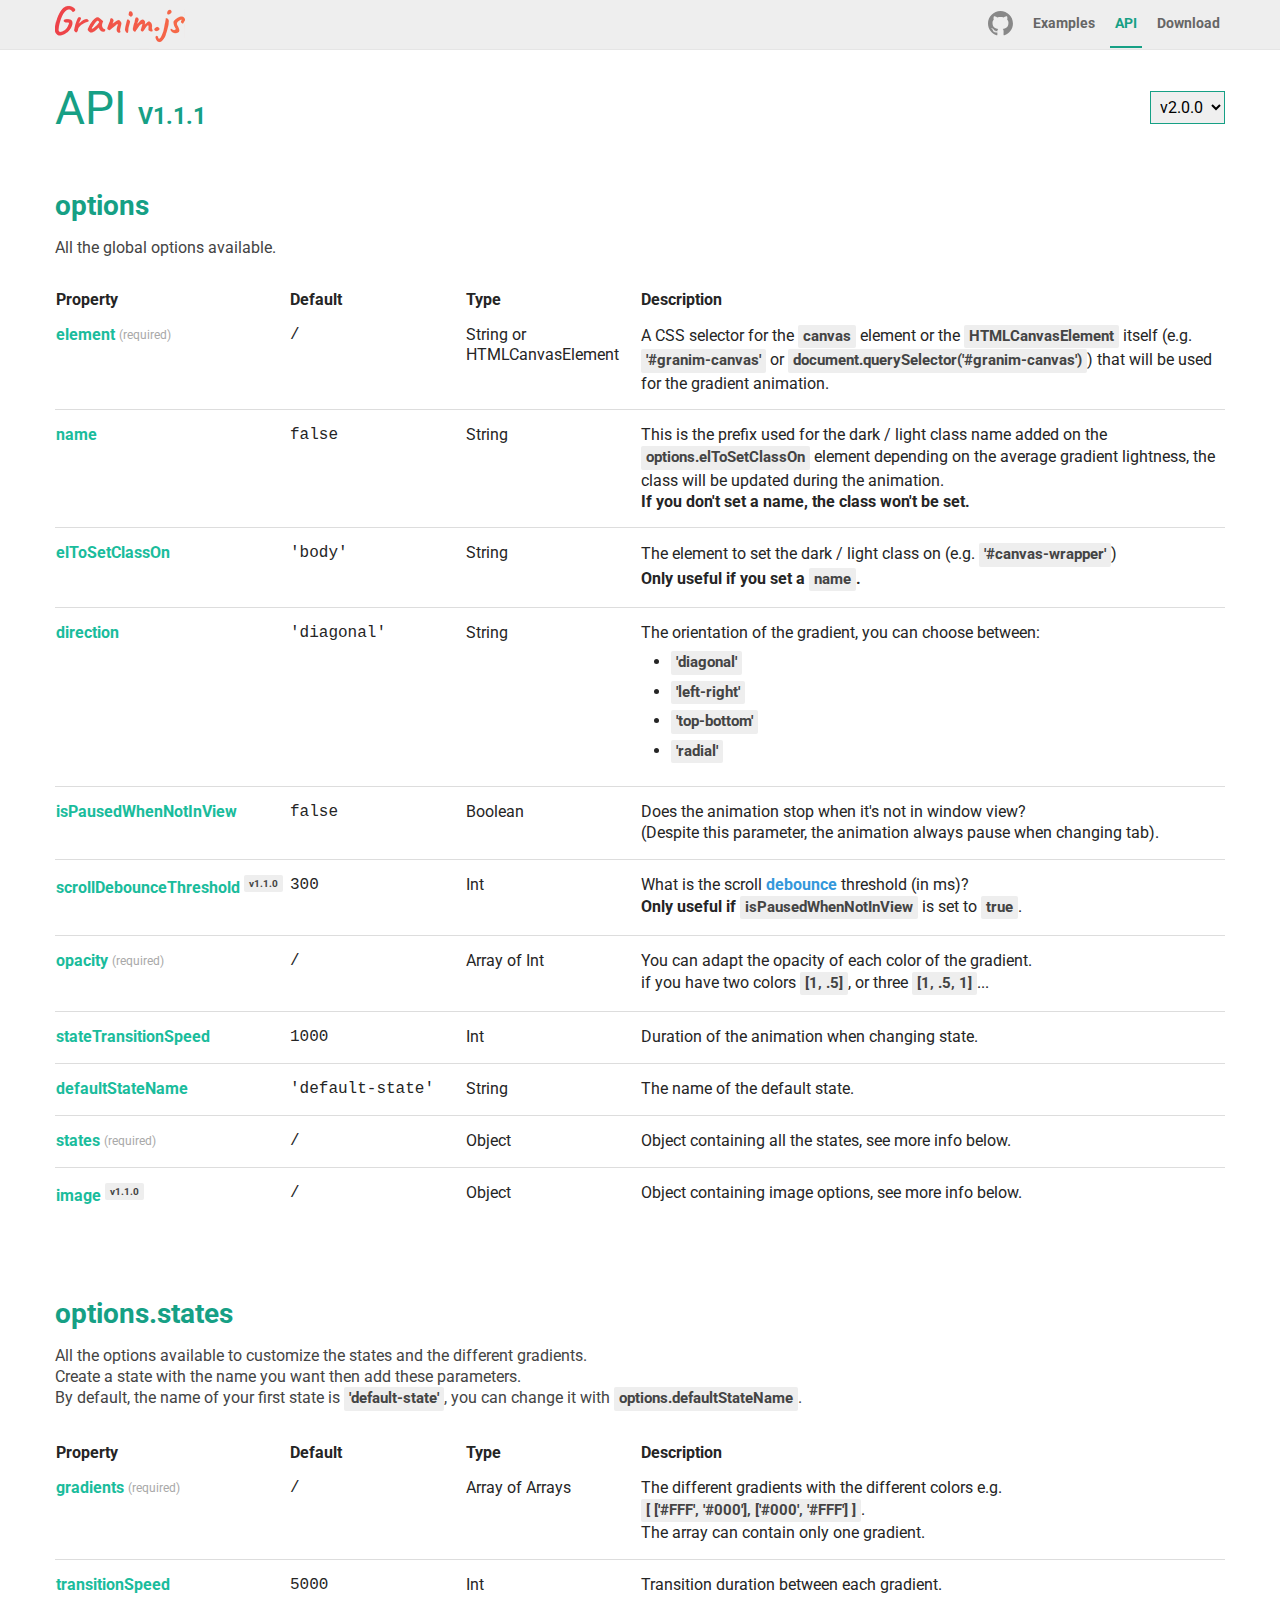
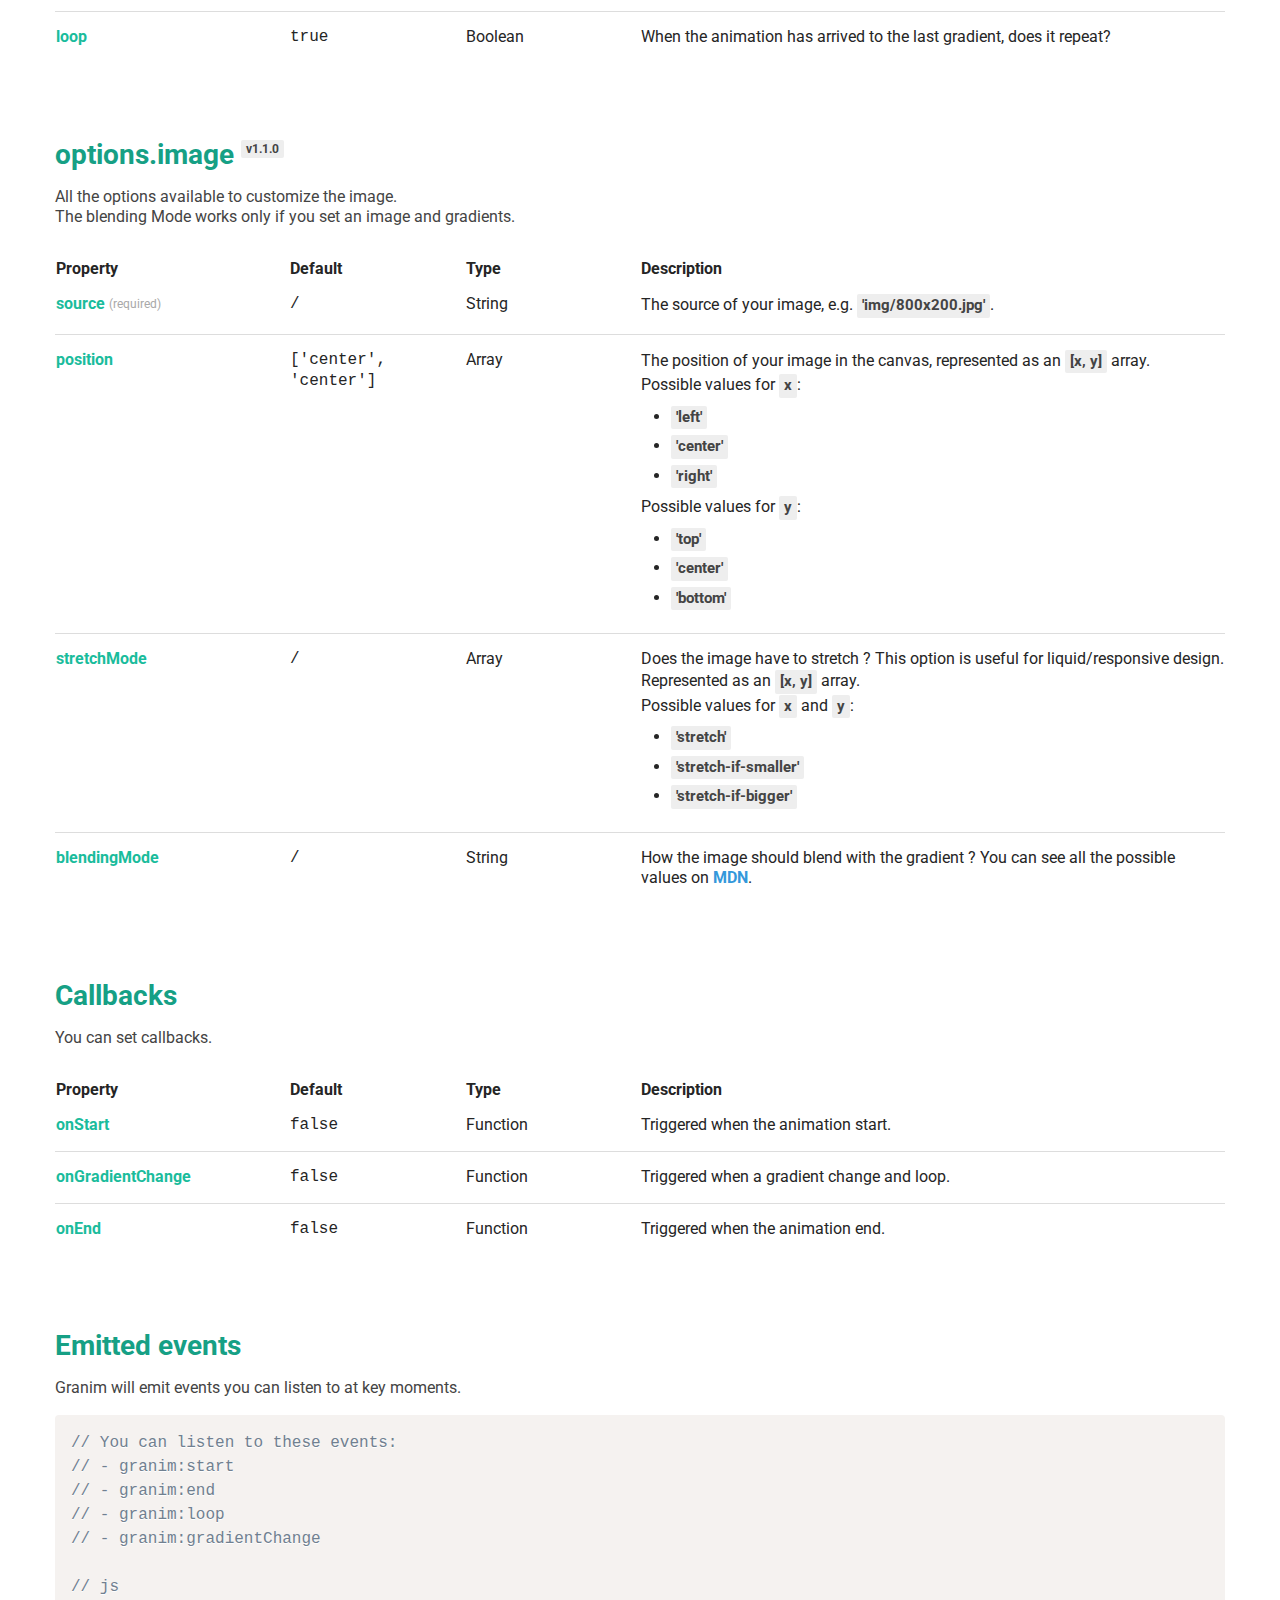
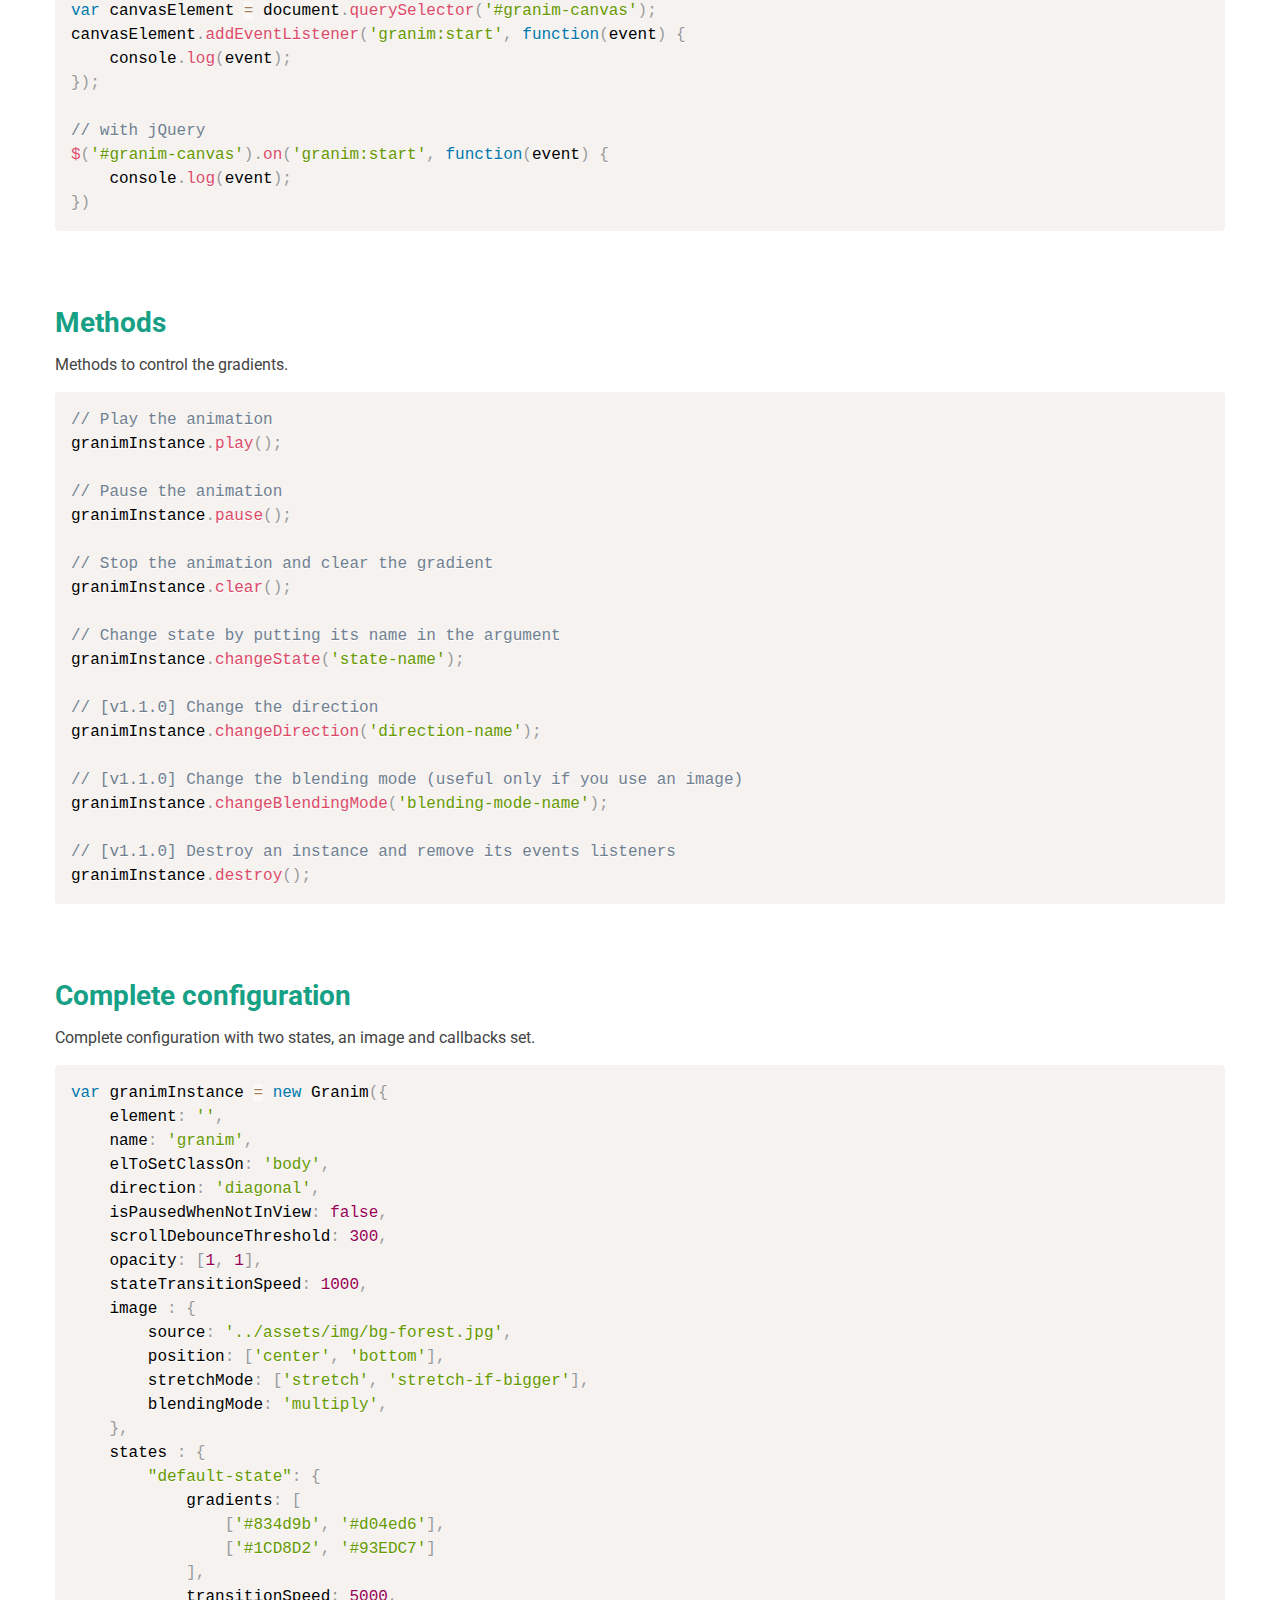
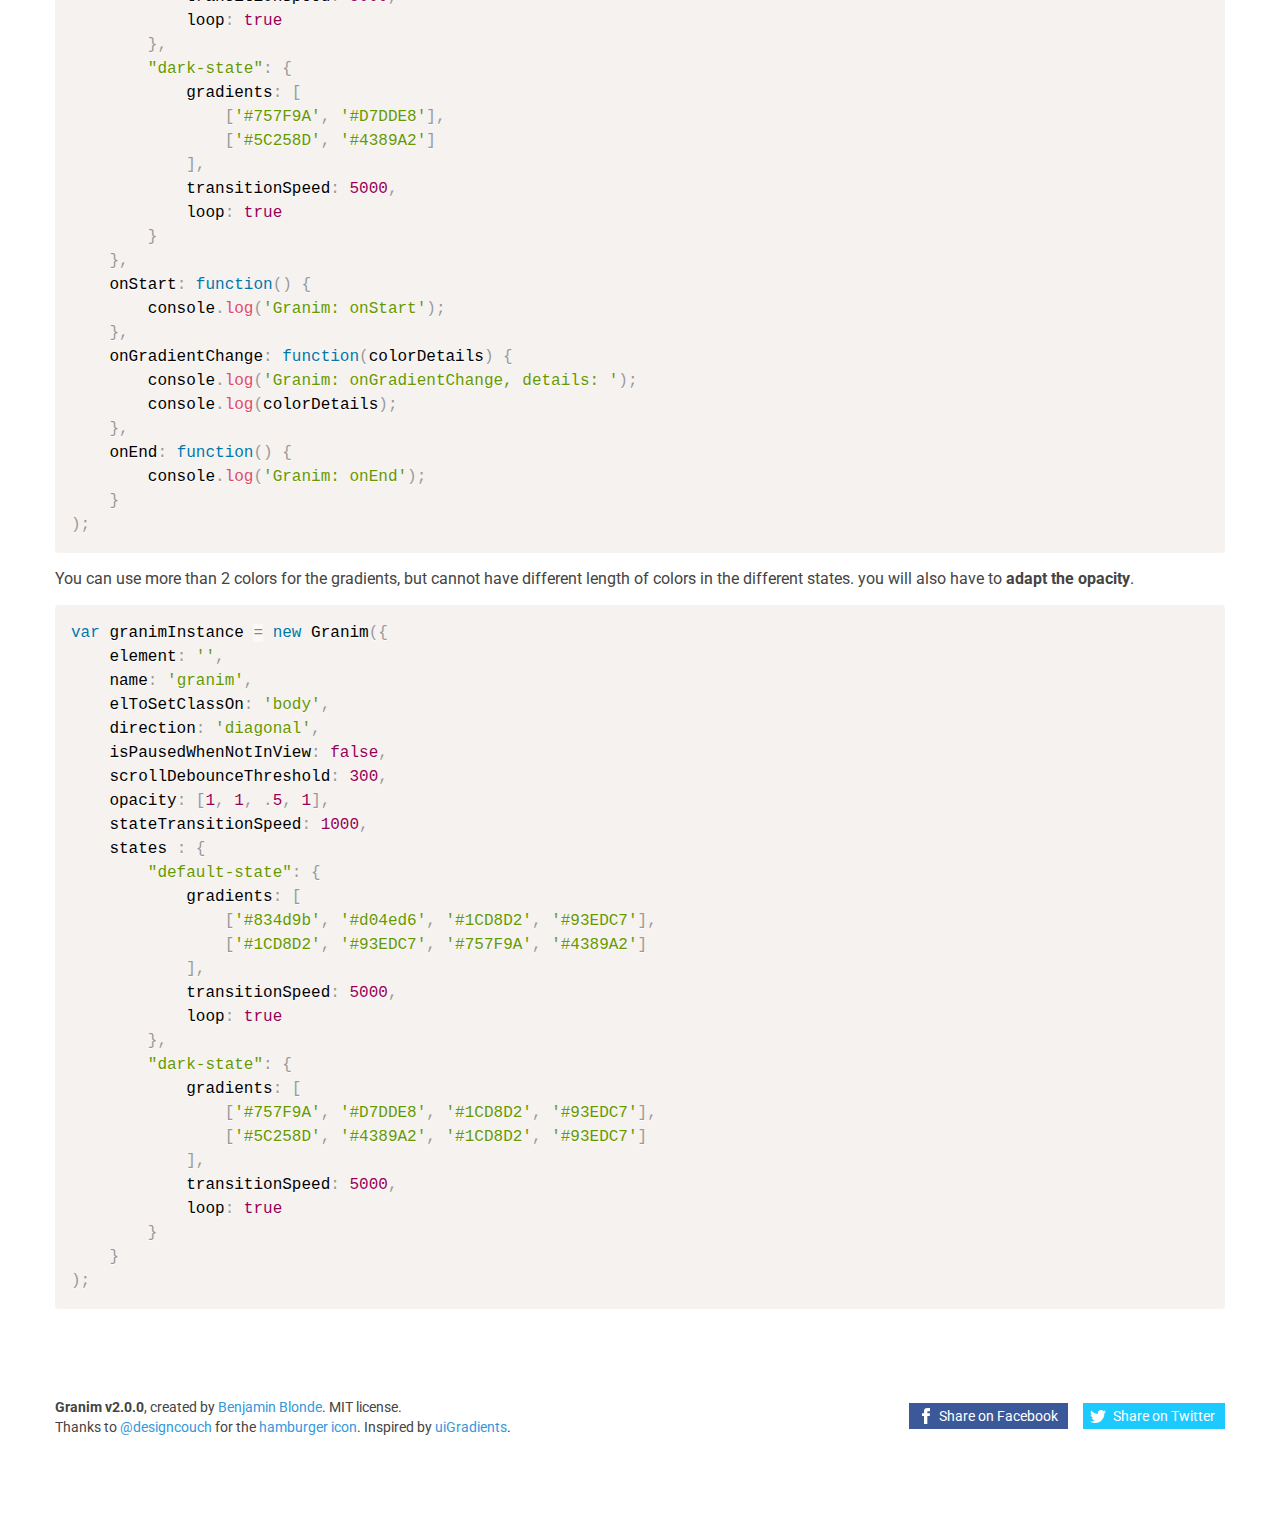
<file: assets/granim.js-2.0.0/docs/api-v1.1.1.html>
<!DOCTYPE html><html lang="en"><head><title>API V1.1.1 | Granim.js</title><meta name="description" content="API for granim.js. Gradients animations in javascript."><meta charset="UTF-8"><meta name="viewport" content="user-scalable=no, width=device-width, initial-scale=1, maximum-scale=1"><link type="text/css" rel="stylesheet" href="assets/css/style.css"><link type="text/css" rel="stylesheet" href="https://fonts.googleapis.com/css?family=Roboto:400,400italic,700"><link rel="icon" href="favicon.ico" type="image/x-icon"><!-- Facebook Metas--><meta property="og:url" content="http://sarcadass.github.io/granim.js"><meta property="og:type" content="website"><meta property="og:title" content="Granim.js"><meta property="og:description" content="Create fluid and interactive gradients animations with this small (&lt; 17kB) .js library"><meta property="og:image" content="http://sarcadass.github.io/granim.js/assets/img/social-image.png"><!-- Twitter Metas--><meta property="twitter:card" content="summary_large_image"><meta property="twitter:creator" content="@Sarcadass"><meta property="twitter:title" content="Granim.js"><meta property="twitter:description" content="Create fluid and interactive gradients animations with this small (&lt; 17kB) .js library"><meta property="twitter:image" content="http://sarcadass.github.io/granim.js/assets/img/social-image.png"><meta property="twitter:image:width" content="1200"><meta property="twitter:image:height" content="630"><link type="text/css" rel="stylesheet" href="assets/css/prism.css"></head><body class="api"><header class="main-header"><div class="container clearfix"><div class="bloc-logo"><canvas id="logo-canvas"></canvas><a class="logo-mask" href="index.html">Granim.js</a></div><div class="main-nav"><div class="hamburger-icon"><span></span><span></span><span></span><span></span><span></span><span></span></div><nav><ul class="clearfix"><li><a class="text-link" href="https://github.com/sarcadass/granim.js/releases" target="_blank" rel="external">Download</a></li><li><a class="text-link" id="nav-api" href="api-v2.0.0.html">API</a></li><li><a class="text-link" id="nav-examples" href="examples.html">Examples</a></li><li><a class="github" href="https://github.com/sarcadass/granim.js" target="_blank" title="Github" rel="external"><svg xmlns="http://www.w3.org/2000/svg" viewBox="0 0 25 25">
    <g>
        <path fill-rule="evenodd" clip-rule="evenodd" fill="#221E1B" d="M12.476,0C5.587,0,0,5.586,0,12.476
		c0,5.512,3.575,10.189,8.533,11.842c0.623,0.113,0.853-0.271,0.853-0.604c0-0.296-0.011-1.279-0.017-2.32
		c-3.471,0.754-4.203-1.473-4.203-1.473c-0.568-1.444-1.386-1.827-1.386-1.827c-1.132-0.772,0.085-0.758,0.085-0.758
		c1.253,0.088,1.913,1.286,1.913,1.286c1.113,1.908,2.919,1.356,3.631,1.039c0.112-0.81,0.435-1.358,0.791-1.67
		c-2.771-0.315-5.684-1.385-5.684-6.167c0-1.362,0.487-2.475,1.286-3.349c-0.13-0.314-0.558-1.582,0.121-3.301
		c0,0,1.047-0.336,3.432,1.278c0.995-0.276,2.062-0.415,3.122-0.419c1.061,0.004,2.129,0.143,3.125,0.419
		c2.384-1.614,3.43-1.278,3.43-1.278c0.68,1.719,0.25,2.987,0.122,3.301c0.801,0.874,1.283,1.986,1.283,3.349
		c0,4.792-2.918,5.847-5.696,6.157c0.447,0.385,0.847,1.146,0.847,2.309c0,1.671-0.015,3.015-0.015,3.424
		c0,0.333,0.224,0.723,0.855,0.602c4.957-1.652,8.526-6.329,8.526-11.84C24.953,5.586,19.365,0,12.476,0z"/>
        <path fill="#221E1B" d="M4.726,17.914c-0.028,0.062-0.124,0.081-0.213,0.037c-0.091-0.04-0.142-0.124-0.113-0.188
		c0.028-0.063,0.125-0.082,0.214-0.038C4.705,17.766,4.757,17.852,4.726,17.914L4.726,17.914z M4.572,17.8"/>
        <path fill="#221E1B" d="M5.231,18.477c-0.059,0.057-0.176,0.031-0.255-0.058c-0.081-0.086-0.096-0.202-0.036-0.256
		c0.061-0.058,0.173-0.033,0.256,0.055C5.277,18.306,5.293,18.421,5.231,18.477L5.231,18.477z M5.112,18.351"/>
        <path fill="#221E1B" d="M5.723,19.195c-0.076,0.055-0.201,0.003-0.278-0.105c-0.077-0.112-0.077-0.245,0.001-0.298
		c0.078-0.055,0.201-0.006,0.279,0.103C5.801,19.009,5.801,19.142,5.723,19.195L5.723,19.195z M5.723,19.195"/>
        <path fill="#221E1B" d="M6.397,19.892c-0.069,0.074-0.214,0.055-0.321-0.049c-0.108-0.102-0.14-0.245-0.072-0.319
		c0.07-0.076,0.216-0.054,0.324,0.048C6.437,19.673,6.469,19.815,6.397,19.892L6.397,19.892z M6.397,19.892"/>
        <path fill="#221E1B" d="M7.328,20.294c-0.031,0.097-0.171,0.141-0.313,0.101c-0.141-0.043-0.233-0.158-0.205-0.256
		c0.029-0.099,0.171-0.146,0.313-0.101C7.263,20.08,7.355,20.194,7.328,20.294L7.328,20.294z M7.328,20.294"/>
        <path fill="#221E1B" d="M8.347,20.368c0.004,0.102-0.116,0.188-0.264,0.189c-0.149,0.005-0.271-0.079-0.272-0.181
		c0-0.104,0.117-0.188,0.267-0.19C8.226,20.185,8.347,20.266,8.347,20.368L8.347,20.368z M8.347,20.368"/>
        <path fill="#221E1B" d="M9.297,20.206c0.018,0.1-0.084,0.203-0.232,0.231c-0.145,0.025-0.279-0.036-0.297-0.135
		C8.749,20.2,8.856,20.097,8.999,20.07C9.147,20.044,9.279,20.104,9.297,20.206L9.297,20.206z M9.297,20.206"/>
    </g>
</svg>
</a></li></ul></nav></div></div></header><div class="main-content"><div class="container bloc"><div class="title-bloc"><h1>API <span class="api-version">V1.1.1</span></h1><select id="version-select"><option value="/api-v2.0.0.html">v2.0.0</option><option value="/api-v1.1.1.html">v1.1.1</option></select></div><h2>options</h2><p>All the global options available.</p><table class="api-list"><thead><tr><th>Property</th><th>Default</th><th>Type</th><th>Description</th></tr></thead><tbody><tr><td>element <span class="required">(required)</span></td><td>/</td><td>String or HTMLCanvasElement</td><td>A CSS selector for the <span class="snippet">canvas</span> element or the <span class="snippet">HTMLCanvasElement</span> itself (e.g. <span class="snippet">'#granim-canvas'</span> or <span class="snippet">document.querySelector('#granim-canvas')</span>) that will be used for the gradient animation.</td></tr><tr><td>name</td><td>false</td><td>String</td><td>This is the prefix used for the dark / light class name added
on the <span class="snippet">options.elToSetClassOn</span> element depending on the average gradient lightness,
the class will be updated during the animation.<br><strong>If you don't set a name, the class won't be set.</strong></td></tr><tr><td>elToSetClassOn</td><td>'body'</td><td>String</td><td>The element to set the dark / light class on (e.g. <span class="snippet">'#canvas-wrapper'</span>)<br><strong>Only useful if you set a <span class="snippet">name</span>.</strong></td></tr><tr><td>direction</td><td>'diagonal'</td><td>String</td><td>The orientation of the gradient, you can choose between:<ul><li><span class="snippet">'diagonal'</span></li><li><span class="snippet">'left-right'</span></li><li><span class="snippet">'top-bottom'</span></li><li><span class="snippet">'radial'</span></li></ul></td></tr><tr><td>isPausedWhenNotInView</td><td>false</td><td>Boolean</td><td>Does the animation stop when it's not in window view?<br>
(Despite this parameter, the animation always pause
when changing tab).</td></tr><tr><td>scrollDebounceThreshold <span class="version">v1.1.0</span></td><td>300</td><td>Int</td><td>What is the scroll <a class="link" href="https://css-tricks.com/debouncing-throttling-explained-examples/" target="_blank">debounce</a> threshold (in ms)?<br><strong>Only useful if </strong><span class="snippet">isPausedWhenNotInView</span> is set to <span class="snippet">true</span>.</td></tr><tr><td>opacity <span class="required">(required)</span></td><td>/</td><td>Array of Int</td><td>You can adapt the opacity of each color of the gradient.<br>
if you have two colors <span class="snippet">[1, .5]</span>,
or three <span class="snippet">[1, .5, 1]</span>...</td></tr><tr><td>stateTransitionSpeed</td><td>1000</td><td>Int</td><td>Duration of the animation when changing state.</td></tr><tr><td>defaultStateName</td><td>'default-state'</td><td>String</td><td>The name of the default state.</td></tr><tr><td>states <span class="required">(required)</span></td><td>/</td><td>Object</td><td>Object containing all the states, see more info below.</td></tr><tr><td>image <span class="version">v1.1.0</span></td><td>/</td><td>Object</td><td>Object containing image options, see more info below.</td></tr></tbody></table></div><div class="container bloc"><h2>options.states</h2><p>All the options available to customize the states and the different gradients.<br>
Create a state with the name you want then add these parameters.<br>
By default, the name of your first state is <span class="snippet">'default-state'</span>, you can change it with <span class="snippet">options.defaultStateName</span>.</p><table class="api-list"><thead><tr><th>Property</th><th>Default</th><th>Type</th><th>Description</th></tr></thead><tbody><tr><td>gradients <span class="required">(required)</span></td><td>/</td><td>Array of Arrays</td><td>The different gradients with the different colors
e.g. <span class="snippet">[ ['#FFF', '#000'],
['#000', '#FFF'] ]</span>.<br>
The array can contain only one gradient.</td></tr><tr><td>transitionSpeed</td><td>5000</td><td>Int</td><td>Transition duration between each gradient.</td></tr><tr><td>loop</td><td>true</td><td>Boolean</td><td>When the animation has arrived to the last gradient, does it repeat?</td></tr></tbody></table></div><div class="container bloc" id="options-image"><h2>options.image <span class="version">v1.1.0</span></h2><p>All the options available to customize the image.<br>
The blending Mode works only if you set an image and gradients.</p><table class="api-list"><thead><tr><th>Property</th><th>Default</th><th>Type</th><th>Description</th></tr></thead><tbody><tr><td>source <span class="required">(required)</span></td><td>/</td><td>String</td><td>The source of your image,
e.g. <span class="snippet">'img/800x200.jpg'</span>.</td></tr><tr><td>position</td><td>['center', 'center']</td><td>Array</td><td>The position of your image in the canvas, represented as an <span class="snippet">[x, y]</span> array.<br>
Possible values for <span class="snippet">x</span>:<ul><li><span class="snippet">'left'</span></li><li><span class="snippet">'center'</span></li><li><span class="snippet">'right'</span></li></ul>Possible values for <span class="snippet">y</span>:<ul><li><span class="snippet">'top'</span></li><li><span class="snippet">'center'</span></li><li><span class="snippet">'bottom'</span></li></ul></td></tr><tr><td>stretchMode</td><td>/</td><td>Array</td><td>Does the image have to stretch ? This option is useful for liquid/responsive design.
Represented as an <span class="snippet">[x, y]</span> array.<br>
Possible values for <span class="snippet">x</span> and <span class="snippet">y</span>:<ul><li><span class="snippet">'stretch'</span></li><li><span class="snippet">'stretch-if-smaller'</span></li><li><span class="snippet">'stretch-if-bigger'</span></li></ul></td></tr><tr><td>blendingMode</td><td>/</td><td>String</td><td>How the image should blend with the gradient ?
You can see all the possible values on&nbsp;<a class="link" href="https://developer.mozilla.org/fr/docs/Web/API/CanvasRenderingContext2D/globalCompositeOperation" target="_blank">MDN</a>.</td></tr></tbody></table></div><div class="container bloc"><h2>Callbacks</h2><p>You can set callbacks.</p><table class="api-list"><thead><tr><th>Property</th><th>Default</th><th>Type</th><th>Description</th></tr></thead><tbody><tr><td>onStart</td><td>false</td><td>Function</td><td>Triggered when the animation start.</td></tr><tr><td>onGradientChange</td><td>false</td><td>Function</td><td>Triggered when a gradient change and loop.</td></tr><tr><td>onEnd</td><td>false</td><td>Function</td><td>Triggered when the animation end.</td></tr></tbody></table></div><div class="container bloc"><h2>Emitted events</h2><p>Granim will emit events you can listen to at key moments.</p><pre><code class="language-js">// You can listen to these events:
// - granim:start
// - granim:end
// - granim:loop
// - granim:gradientChange
<br>
// js
var canvasElement = document.querySelector('#granim-canvas');
canvasElement.addEventListener('granim:start', function(event) {
    console.log(event);
});
<br>
// with jQuery
$('#granim-canvas').on('granim:start', function(event) {
    console.log(event);
})</code></pre></div><div class="container bloc"><h2>Methods</h2><p>Methods to control the gradients.</p><pre><code class="language-js">// Play the animation
granimInstance.play();
<br>
// Pause the animation
granimInstance.pause();
<br>
// Stop the animation and clear the gradient
granimInstance.clear();
<br>
// Change state by putting its name in the argument
granimInstance.changeState('state-name');
<br>
// [v1.1.0] Change the direction
granimInstance.changeDirection('direction-name');
<br>
// [v1.1.0] Change the blending mode (useful only if you use an image)
granimInstance.changeBlendingMode('blending-mode-name');
<br>
// [v1.1.0] Destroy an instance and remove its events listeners
granimInstance.destroy();</code></pre></div><div class="container bloc"><h2>Complete configuration</h2><p>Complete configuration with two states, an image and callbacks set.</p><pre><code class="language-js">var granimInstance = new Granim({
    element: '',
    name: 'granim',
    elToSetClassOn: 'body',
    direction: 'diagonal',
    isPausedWhenNotInView: false,
    scrollDebounceThreshold: 300,
    opacity: [1, 1],
    stateTransitionSpeed: 1000,
    image : {
        source: '../assets/img/bg-forest.jpg',
        position: ['center', 'bottom'],
        stretchMode: ['stretch', 'stretch-if-bigger'],
        blendingMode: 'multiply',
    },
    states : {
        "default-state": {
            gradients: [
                ['#834d9b', '#d04ed6'],
                ['#1CD8D2', '#93EDC7']
            ],
            transitionSpeed: 5000,
            loop: true
        },
        "dark-state": {
            gradients: [
                ['#757F9A', '#D7DDE8'],
                ['#5C258D', '#4389A2']
            ],
            transitionSpeed: 5000,
            loop: true
        }
    },
    onStart: function() {
        console.log('Granim: onStart');
    },
    onGradientChange: function(colorDetails) {
        console.log('Granim: onGradientChange, details: ');
        console.log(colorDetails);
    },
    onEnd: function() {
        console.log('Granim: onEnd');
    }
);</code></pre><p>You can use more than 2 colors for the gradients,
but cannot have different length of colors in the
different states. you will also have to
<strong>adapt the opacity</strong>.</p><pre><code class="language-js">var granimInstance = new Granim({
    element: '',
    name: 'granim',
    elToSetClassOn: 'body',
    direction: 'diagonal',
    isPausedWhenNotInView: false,
    scrollDebounceThreshold: 300,
    opacity: [1, 1, .5, 1],
    stateTransitionSpeed: 1000,
    states : {
        "default-state": {
            gradients: [
                ['#834d9b', '#d04ed6', '#1CD8D2', '#93EDC7'],
                ['#1CD8D2', '#93EDC7', '#757F9A', '#4389A2']
            ],
            transitionSpeed: 5000,
            loop: true
        },
        "dark-state": {
            gradients: [
                ['#757F9A', '#D7DDE8', '#1CD8D2', '#93EDC7'],
                ['#5C258D', '#4389A2', '#1CD8D2', '#93EDC7']
            ],
            transitionSpeed: 5000,
            loop: true
        }
    }
);</code></pre></div><div class="footer container bloc clearfix"><p><strong>Granim v<span>2.0.0</span></strong>, created by <a href="https://twitter.com/Sarcadass" target="_blank">Benjamin Blonde</a>.
MIT license.<br>
Thanks to <a href="https://twitter.com/designcouch" target="_blank">@designcouch</a>
for the <a href="https://codepen.io/designcouch/pen/Atyop" target="_blank">hamburger icon</a>.
Inspired by <a href="http://uigradients.com/" target="_blank">uiGradients</a>.</p><div class="bloc-social"><a class="cta-social cta-facebook" href="http://www.facebook.com/sharer.php?u=http://sarcadass.github.io/granim.js" target="_blank"><svg version="1.1" xmlns="http://www.w3.org/2000/svg" x="0px" y="0px" width="16px" height="16px" viewBox="0 0 16 16" enable-background="new 0 0 16 16" xml:space="preserve">
<path d="M8,5.333H6V8h2v8h3.334V8h2.428L14,5.333h-2.666V4.222c0-0.637,0.127-0.889,0.742-0.889H14V0h-2.539
	C9.064,0,8,1.055,8,3.077V5.333z"/>
</svg>
Share on Facebook</a><a class="cta-social cta-twitter" href="https://twitter.com/share?text=Create%20fluid%20and%20interactive%20gradients%20animations%20with%20this%20small%20%28&lt;%2010kB%29%20.js%20library&amp;via=Sarcadass&amp;url=http%3A%2F%2Fsarcadass.github.io%2Fgranim.js" target="_blank"><svg version="1.1" xmlns="http://www.w3.org/2000/svg"x="0px" y="0px" width="16px" height="16px" viewBox="0 0 16 16" enable-background="new 0 0 16 16" xml:space="preserve">
<path d="M16,3.538c-0.588,0.261-1.221,0.437-1.885,0.516c0.677-0.406,1.198-1.049,1.442-1.816c-0.634,0.376-1.337,0.65-2.084,0.797
	c-0.599-0.638-1.452-1.037-2.396-1.037c-2.119,0-3.676,1.977-3.198,4.03c-2.727-0.137-5.146-1.444-6.765-3.43
	c-0.86,1.475-0.446,3.405,1.016,4.383C1.592,6.964,1.085,6.817,0.644,6.571C0.607,8.092,1.698,9.514,3.276,9.83
	C2.814,9.956,2.308,9.985,1.793,9.887C2.21,11.19,3.422,12.14,4.86,12.166c-1.38,1.082-3.119,1.565-4.86,1.36
	C1.453,14.458,3.179,15,5.032,15c6.094,0,9.539-5.146,9.33-9.763C15.003,4.774,15.561,4.195,16,3.538z"/>
</svg>
Share on Twitter</a></div></div></div><script src="assets/js/vendor/jquery-3.1.0.min.js"></script><script src="assets/js/vendor/granim.min.js"></script><script src="assets/js/vendor/prism.js"></script><script type="text/javascript">var pageId = 'api';</script><script src="assets/js/script.js"></script><script type="text/javascript">(function(i, s, o, g, r, a, m) {
  i['GoogleAnalyticsObject'] = r;
  i[r] = i[r] || function() {
    (i[r].q = i[r].q || []).push(arguments)
  }, i[r].l = 1 * new Date();
  a = s.createElement(o),
  m = s.getElementsByTagName(o)[0];
  a.async = 1;
  a.src = g;
  m.parentNode.insertBefore(a, m)
})(window, document, 'script', 'https://www.google-analytics.com/analytics.js', 'ga');
ga('create', 'UA-83387901-1', 'auto');
ga('send', 'pageview');</script></body></html>
</file>
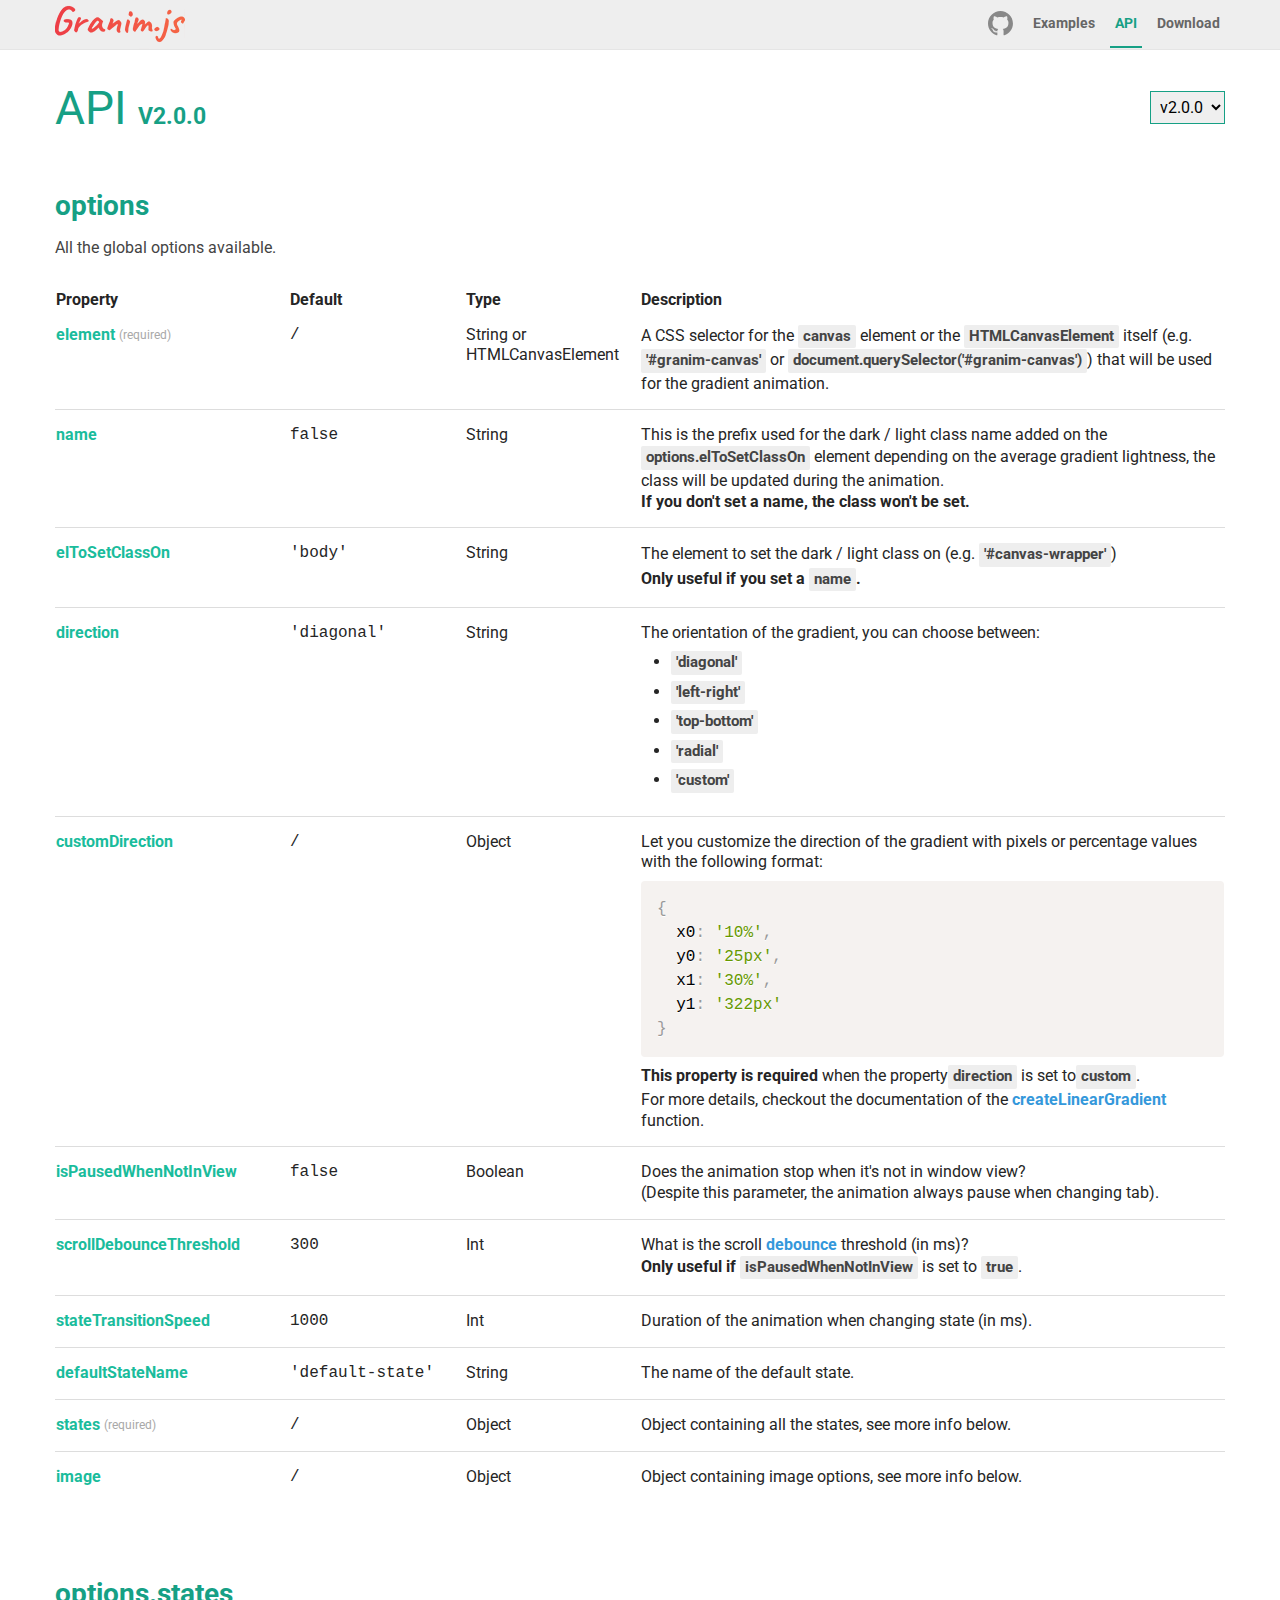
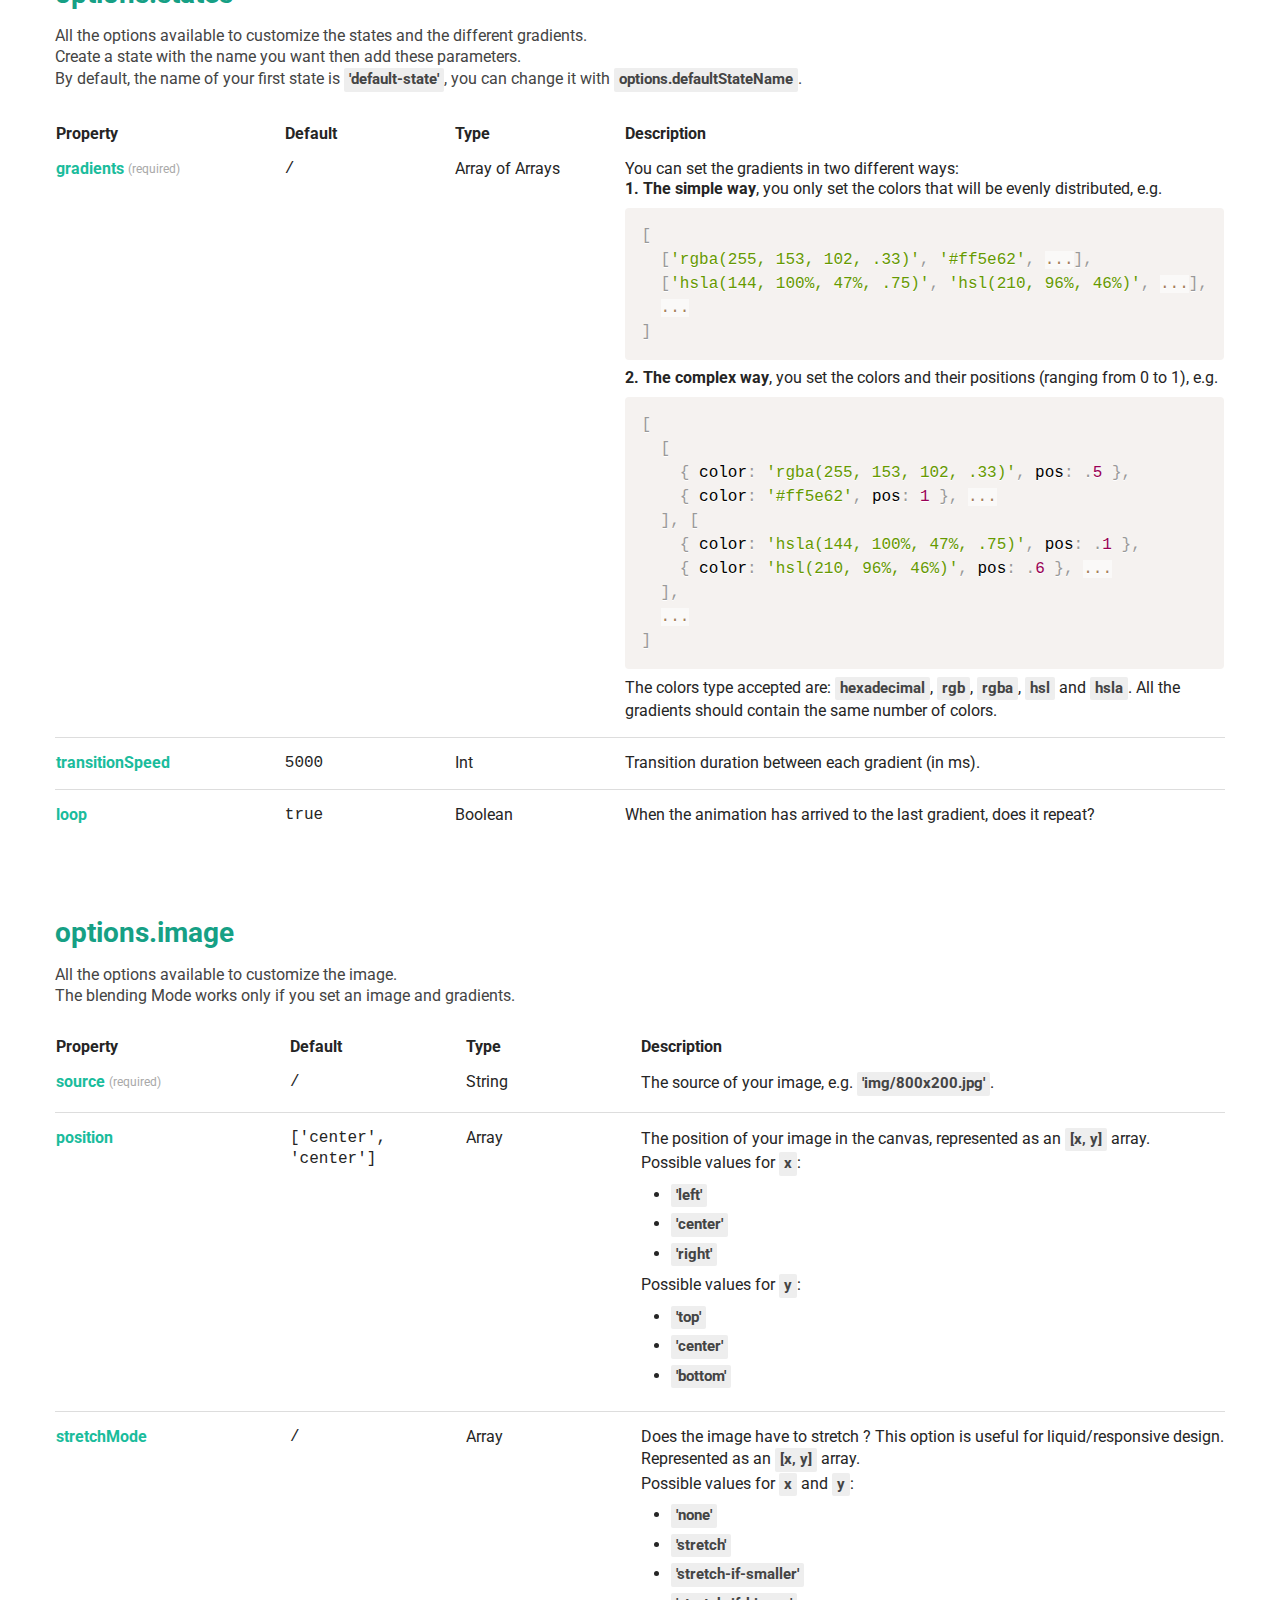
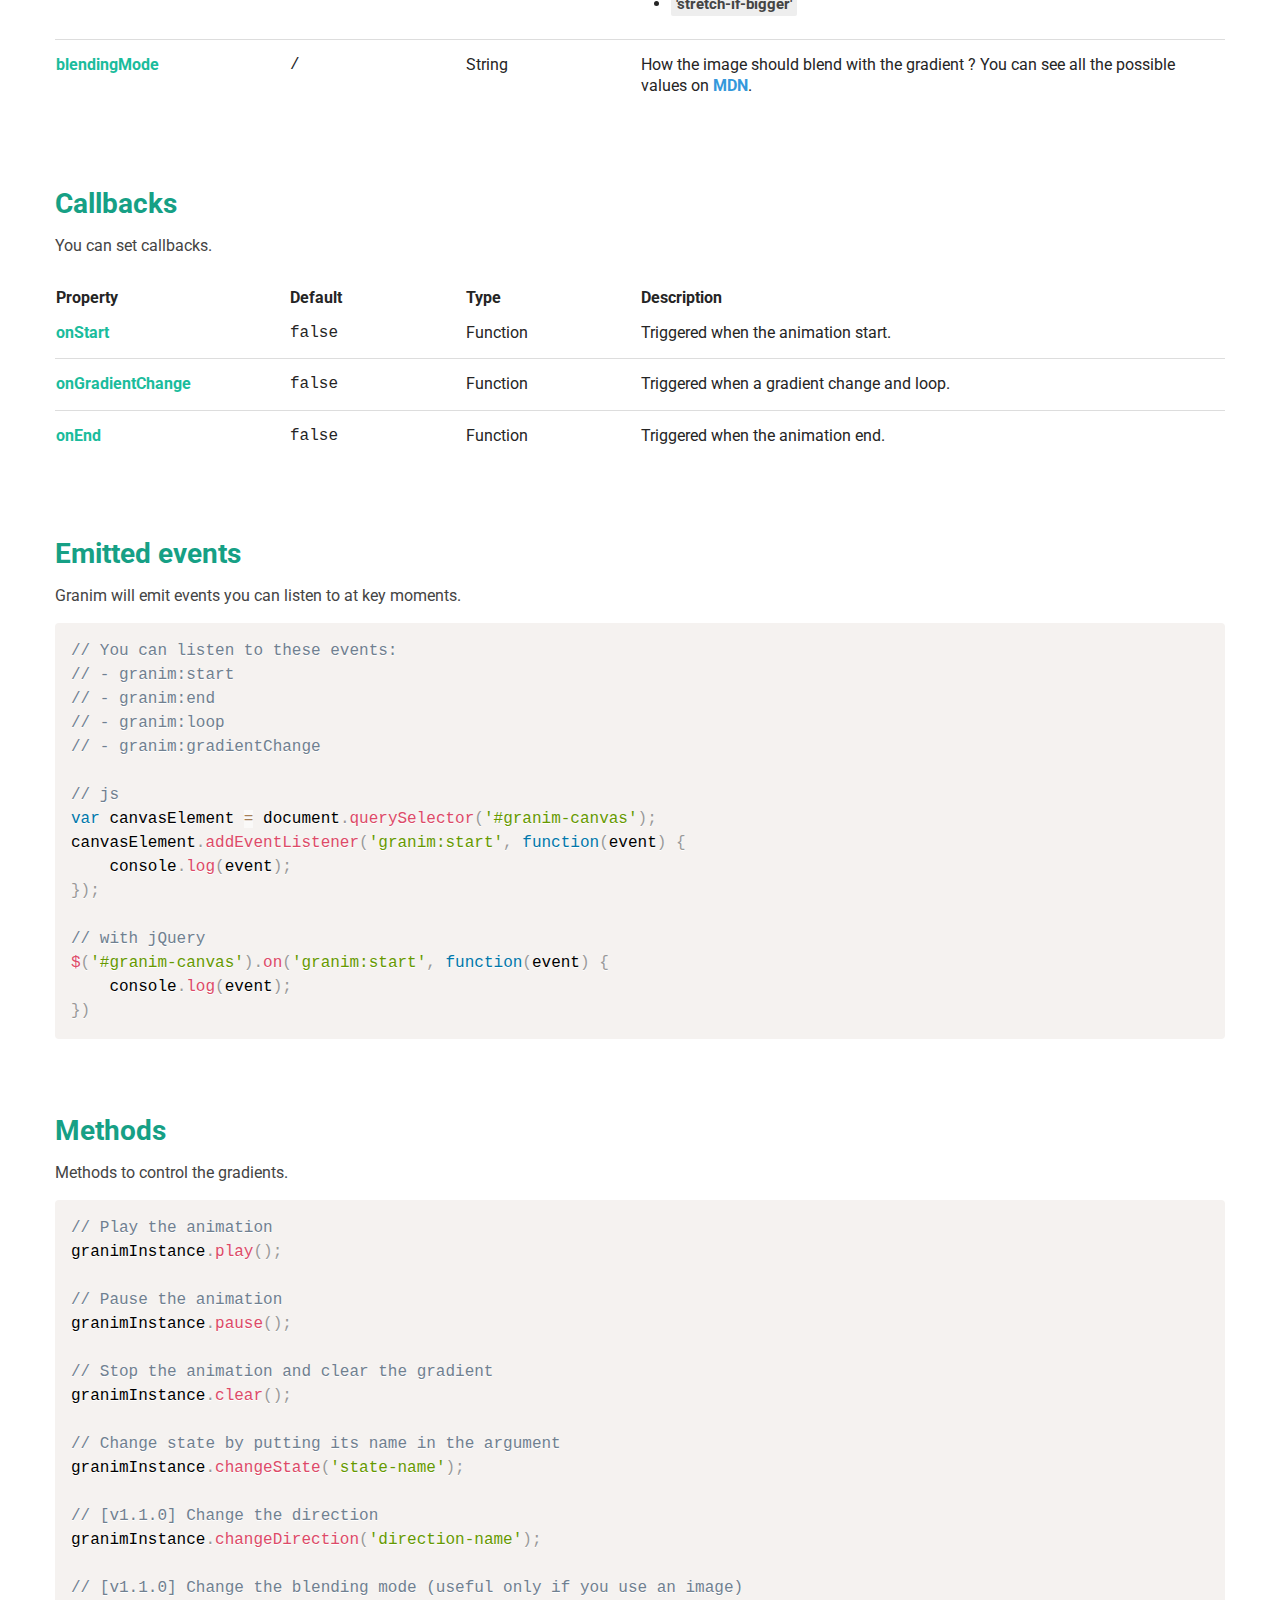
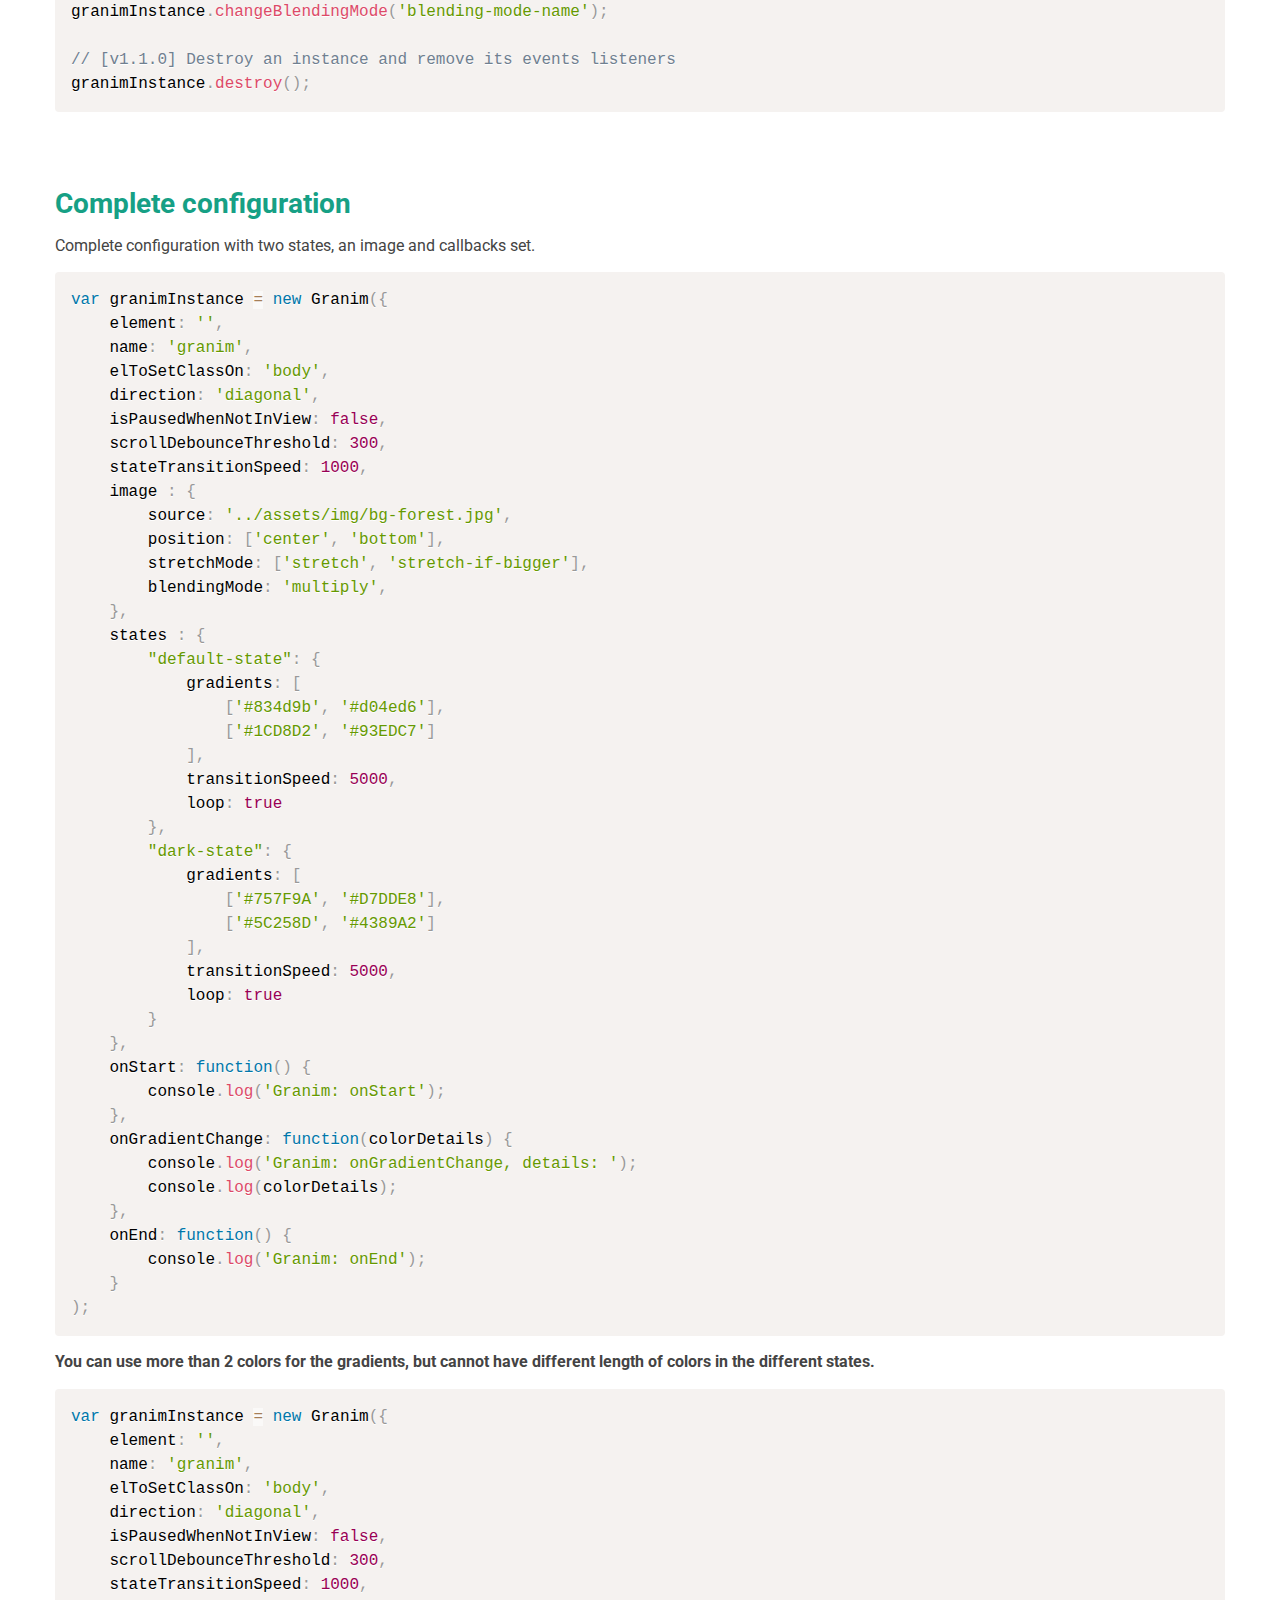
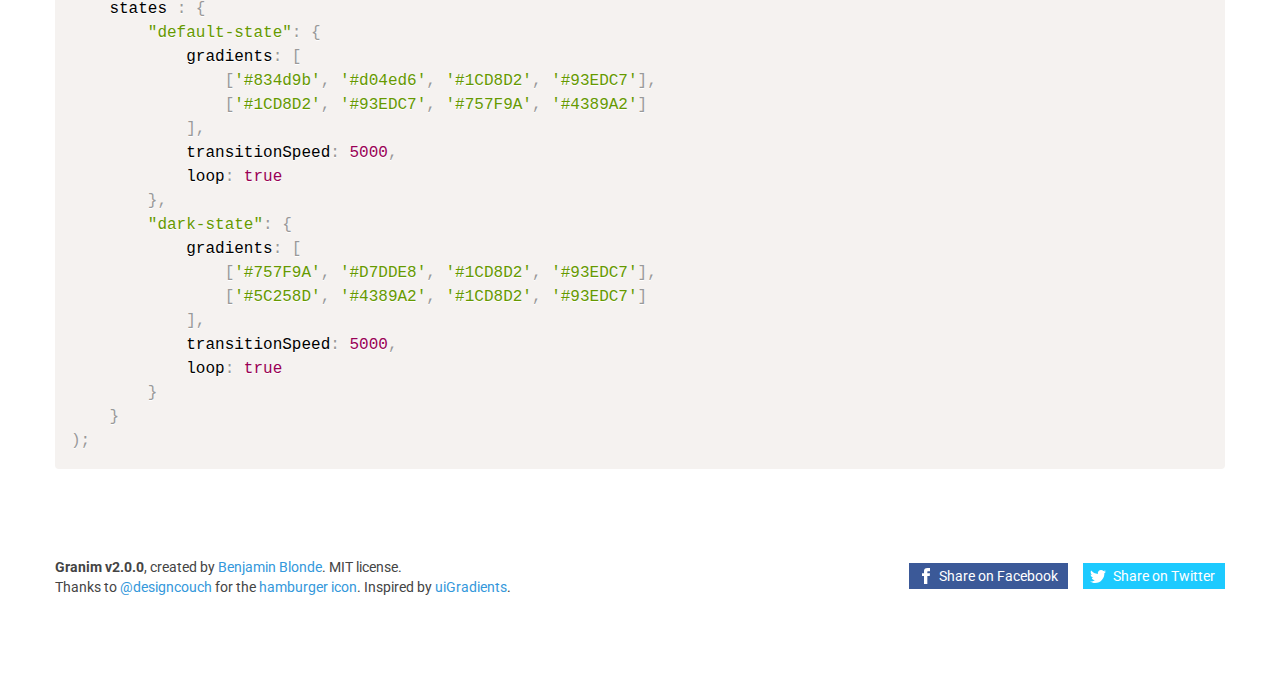
<file: assets/granim.js-2.0.0/docs/api-v2.0.0.html>
<!DOCTYPE html><html lang="en"><head><title>API V2.0.0 | Granim.js</title><meta name="description" content="API for granim.js. Gradients animations in javascript."><meta charset="UTF-8"><meta name="viewport" content="user-scalable=no, width=device-width, initial-scale=1, maximum-scale=1"><link type="text/css" rel="stylesheet" href="assets/css/style.css"><link type="text/css" rel="stylesheet" href="https://fonts.googleapis.com/css?family=Roboto:400,400italic,700"><link rel="icon" href="favicon.ico" type="image/x-icon"><!-- Facebook Metas--><meta property="og:url" content="http://sarcadass.github.io/granim.js"><meta property="og:type" content="website"><meta property="og:title" content="Granim.js"><meta property="og:description" content="Create fluid and interactive gradients animations with this small (&lt; 17kB) .js library"><meta property="og:image" content="http://sarcadass.github.io/granim.js/assets/img/social-image.png"><!-- Twitter Metas--><meta property="twitter:card" content="summary_large_image"><meta property="twitter:creator" content="@Sarcadass"><meta property="twitter:title" content="Granim.js"><meta property="twitter:description" content="Create fluid and interactive gradients animations with this small (&lt; 17kB) .js library"><meta property="twitter:image" content="http://sarcadass.github.io/granim.js/assets/img/social-image.png"><meta property="twitter:image:width" content="1200"><meta property="twitter:image:height" content="630"><link type="text/css" rel="stylesheet" href="assets/css/prism.css"></head><body class="api"><header class="main-header"><div class="container clearfix"><div class="bloc-logo"><canvas id="logo-canvas"></canvas><a class="logo-mask" href="index.html">Granim.js</a></div><div class="main-nav"><div class="hamburger-icon"><span></span><span></span><span></span><span></span><span></span><span></span></div><nav><ul class="clearfix"><li><a class="text-link" href="https://github.com/sarcadass/granim.js/releases" target="_blank" rel="external">Download</a></li><li><a class="text-link" id="nav-api" href="api-v2.0.0.html">API</a></li><li><a class="text-link" id="nav-examples" href="examples.html">Examples</a></li><li><a class="github" href="https://github.com/sarcadass/granim.js" target="_blank" title="Github" rel="external"><svg xmlns="http://www.w3.org/2000/svg" viewBox="0 0 25 25">
    <g>
        <path fill-rule="evenodd" clip-rule="evenodd" fill="#221E1B" d="M12.476,0C5.587,0,0,5.586,0,12.476
		c0,5.512,3.575,10.189,8.533,11.842c0.623,0.113,0.853-0.271,0.853-0.604c0-0.296-0.011-1.279-0.017-2.32
		c-3.471,0.754-4.203-1.473-4.203-1.473c-0.568-1.444-1.386-1.827-1.386-1.827c-1.132-0.772,0.085-0.758,0.085-0.758
		c1.253,0.088,1.913,1.286,1.913,1.286c1.113,1.908,2.919,1.356,3.631,1.039c0.112-0.81,0.435-1.358,0.791-1.67
		c-2.771-0.315-5.684-1.385-5.684-6.167c0-1.362,0.487-2.475,1.286-3.349c-0.13-0.314-0.558-1.582,0.121-3.301
		c0,0,1.047-0.336,3.432,1.278c0.995-0.276,2.062-0.415,3.122-0.419c1.061,0.004,2.129,0.143,3.125,0.419
		c2.384-1.614,3.43-1.278,3.43-1.278c0.68,1.719,0.25,2.987,0.122,3.301c0.801,0.874,1.283,1.986,1.283,3.349
		c0,4.792-2.918,5.847-5.696,6.157c0.447,0.385,0.847,1.146,0.847,2.309c0,1.671-0.015,3.015-0.015,3.424
		c0,0.333,0.224,0.723,0.855,0.602c4.957-1.652,8.526-6.329,8.526-11.84C24.953,5.586,19.365,0,12.476,0z"/>
        <path fill="#221E1B" d="M4.726,17.914c-0.028,0.062-0.124,0.081-0.213,0.037c-0.091-0.04-0.142-0.124-0.113-0.188
		c0.028-0.063,0.125-0.082,0.214-0.038C4.705,17.766,4.757,17.852,4.726,17.914L4.726,17.914z M4.572,17.8"/>
        <path fill="#221E1B" d="M5.231,18.477c-0.059,0.057-0.176,0.031-0.255-0.058c-0.081-0.086-0.096-0.202-0.036-0.256
		c0.061-0.058,0.173-0.033,0.256,0.055C5.277,18.306,5.293,18.421,5.231,18.477L5.231,18.477z M5.112,18.351"/>
        <path fill="#221E1B" d="M5.723,19.195c-0.076,0.055-0.201,0.003-0.278-0.105c-0.077-0.112-0.077-0.245,0.001-0.298
		c0.078-0.055,0.201-0.006,0.279,0.103C5.801,19.009,5.801,19.142,5.723,19.195L5.723,19.195z M5.723,19.195"/>
        <path fill="#221E1B" d="M6.397,19.892c-0.069,0.074-0.214,0.055-0.321-0.049c-0.108-0.102-0.14-0.245-0.072-0.319
		c0.07-0.076,0.216-0.054,0.324,0.048C6.437,19.673,6.469,19.815,6.397,19.892L6.397,19.892z M6.397,19.892"/>
        <path fill="#221E1B" d="M7.328,20.294c-0.031,0.097-0.171,0.141-0.313,0.101c-0.141-0.043-0.233-0.158-0.205-0.256
		c0.029-0.099,0.171-0.146,0.313-0.101C7.263,20.08,7.355,20.194,7.328,20.294L7.328,20.294z M7.328,20.294"/>
        <path fill="#221E1B" d="M8.347,20.368c0.004,0.102-0.116,0.188-0.264,0.189c-0.149,0.005-0.271-0.079-0.272-0.181
		c0-0.104,0.117-0.188,0.267-0.19C8.226,20.185,8.347,20.266,8.347,20.368L8.347,20.368z M8.347,20.368"/>
        <path fill="#221E1B" d="M9.297,20.206c0.018,0.1-0.084,0.203-0.232,0.231c-0.145,0.025-0.279-0.036-0.297-0.135
		C8.749,20.2,8.856,20.097,8.999,20.07C9.147,20.044,9.279,20.104,9.297,20.206L9.297,20.206z M9.297,20.206"/>
    </g>
</svg>
</a></li></ul></nav></div></div></header><div class="main-content"><div class="container bloc"><div class="title-bloc"><h1>API <span class="api-version">V2.0.0</span></h1><select id="version-select"><option value="/api-v2.0.0.html">v2.0.0</option><option value="/api-v1.1.1.html">v1.1.1</option></select></div><h2>options</h2><p>All the global options available.</p><table class="api-list"><thead><tr><th>Property</th><th>Default</th><th>Type</th><th>Description</th></tr></thead><tbody><tr><td>element <span class="required">(required)</span></td><td>/</td><td>String or HTMLCanvasElement</td><td>A CSS selector for the <span class="snippet">canvas</span> element or the <span class="snippet">HTMLCanvasElement</span> itself (e.g. <span class="snippet">'#granim-canvas'</span> or <span class="snippet">document.querySelector('#granim-canvas')</span>) that will be used for the gradient animation.</td></tr><tr><td>name</td><td>false</td><td>String</td><td>This is the prefix used for the dark / light class name added
on the <span class="snippet">options.elToSetClassOn</span> element depending on the average gradient lightness,
the class will be updated during the animation.<br><strong>If you don't set a name, the class won't be set.</strong></td></tr><tr><td>elToSetClassOn</td><td>'body'</td><td>String</td><td>The element to set the dark / light class on (e.g. <span class="snippet">'#canvas-wrapper'</span>)<br><strong>Only useful if you set a <span class="snippet">name</span>.</strong></td></tr><tr><td>direction</td><td>'diagonal'</td><td>String</td><td>The orientation of the gradient, you can choose between:<ul><li><span class="snippet">'diagonal'</span></li><li><span class="snippet">'left-right'</span></li><li><span class="snippet">'top-bottom'</span></li><li><span class="snippet">'radial'</span></li><li><span class="snippet">'custom'</span></li></ul></td></tr><tr><td>customDirection</td><td>/</td><td>Object</td><td>Let you customize the direction of the gradient with pixels or percentage values with the following format:<pre><code class="language-js">{
  x0: '10%',
  y0: '25px',
  x1: '30%',
  y1: '322px'
}</code></pre><strong>This property is required</strong> when the property<span class="snippet">direction</span> is set to<span class="snippet">custom</span>.<br>For more details, checkout the documentation of the <a class="link" href="https://developer.mozilla.org/en-US/docs/Web/API/CanvasRenderingContext2D/createLinearGradient" target="_blank">createLinearGradient </a>function.</td></tr><tr><td>isPausedWhenNotInView</td><td>false</td><td>Boolean</td><td>Does the animation stop when it's not in window view?<br>
(Despite this parameter, the animation always pause
when changing tab).</td></tr><tr><td>scrollDebounceThreshold</td><td>300</td><td>Int</td><td>What is the scroll <a class="link" href="https://css-tricks.com/debouncing-throttling-explained-examples/" target="_blank">debounce</a> threshold (in ms)?<br><strong>Only useful if </strong><span class="snippet">isPausedWhenNotInView</span> is set to <span class="snippet">true</span>.</td></tr><tr><td>stateTransitionSpeed</td><td>1000</td><td>Int</td><td>Duration of the animation when changing state (in ms).</td></tr><tr><td>defaultStateName</td><td>'default-state'</td><td>String</td><td>The name of the default state.</td></tr><tr><td>states <span class="required">(required)</span></td><td>/</td><td>Object</td><td>Object containing all the states, see more info below.</td></tr><tr><td>image</td><td>/</td><td>Object</td><td>Object containing image options, see more info below.</td></tr></tbody></table></div><div class="container bloc"><h2>options.states</h2><p>All the options available to customize the states and the different gradients.<br>
Create a state with the name you want then add these parameters.<br>
By default, the name of your first state is <span class="snippet">'default-state'</span>, you can change it with <span class="snippet">options.defaultStateName</span>.</p><table class="api-list"><thead><tr><th>Property</th><th>Default</th><th>Type</th><th>Description</th></tr></thead><tbody><tr><td>gradients <span class="required">(required)</span></td><td>/</td><td>Array of Arrays</td><td>You can set the gradients in two different ways: <br><strong>1. The simple way</strong>, you only set the colors that will be evenly distributed, e.g.<pre><code class="language-js">[
  ['rgba(255, 153, 102, .33)', '#ff5e62', ...],
  ['hsla(144, 100%, 47%, .75)', 'hsl(210, 96%, 46%)', ...],
  ...
]</code></pre><strong>2. The complex way</strong>, you set the colors and their positions (ranging from 0 to 1), e.g.<pre><code class="language-js">[
  [
    { color: 'rgba(255, 153, 102, .33)', pos: .5 },
    { color: '#ff5e62', pos: 1 }, ...
  ], [
    { color: 'hsla(144, 100%, 47%, .75)', pos: .1 },
    { color: 'hsl(210, 96%, 46%)', pos: .6 }, ...
  ],
  ...
]</code></pre>The colors type accepted are: <span class="snippet">hexadecimal</span>,
<span class="snippet">rgb</span>, <span class="snippet">rgba</span>,
<span class="snippet">hsl</span> and <span class="snippet">hsla</span>. <strong></strong>All the gradients should contain the same number of colors.</td></tr><tr><td>transitionSpeed</td><td>5000</td><td>Int</td><td>Transition duration between each gradient (in ms).</td></tr><tr><td>loop</td><td>true</td><td>Boolean</td><td>When the animation has arrived to the last gradient, does it repeat?</td></tr></tbody></table></div><div class="container bloc" id="options-image"><h2>options.image</h2><p>All the options available to customize the image.<br>
The blending Mode works only if you set an image and gradients.</p><table class="api-list"><thead><tr><th>Property</th><th>Default</th><th>Type</th><th>Description</th></tr></thead><tbody><tr><td>source <span class="required">(required)</span></td><td>/</td><td>String</td><td>The source of your image,
e.g. <span class="snippet">'img/800x200.jpg'</span>.</td></tr><tr><td>position</td><td>['center', 'center']</td><td>Array</td><td>The position of your image in the canvas, represented as an <span class="snippet">[x, y]</span> array.<br>
Possible values for <span class="snippet">x</span>:<ul><li><span class="snippet">'left'</span></li><li><span class="snippet">'center'</span></li><li><span class="snippet">'right'</span></li></ul>Possible values for <span class="snippet">y</span>:<ul><li><span class="snippet">'top'</span></li><li><span class="snippet">'center'</span></li><li><span class="snippet">'bottom'</span></li></ul></td></tr><tr><td>stretchMode</td><td>/</td><td>Array</td><td>Does the image have to stretch ? This option is useful for liquid/responsive design.
Represented as an <span class="snippet">[x, y]</span> array.<br>
Possible values for <span class="snippet">x</span> and <span class="snippet">y</span>:<ul><li><span class="snippet">'none'</span></li><li><span class="snippet">'stretch'</span></li><li><span class="snippet">'stretch-if-smaller'</span></li><li><span class="snippet">'stretch-if-bigger'</span></li></ul></td></tr><tr><td>blendingMode</td><td>/</td><td>String</td><td>How the image should blend with the gradient ?
You can see all the possible values on&nbsp;<a class="link" href="https://developer.mozilla.org/fr/docs/Web/API/CanvasRenderingContext2D/globalCompositeOperation" target="_blank">MDN</a>.</td></tr></tbody></table></div><div class="container bloc"><h2>Callbacks</h2><p>You can set callbacks.</p><table class="api-list"><thead><tr><th>Property</th><th>Default</th><th>Type</th><th>Description</th></tr></thead><tbody><tr><td>onStart</td><td>false</td><td>Function</td><td>Triggered when the animation start.</td></tr><tr><td>onGradientChange</td><td>false</td><td>Function</td><td>Triggered when a gradient change and loop.</td></tr><tr><td>onEnd</td><td>false</td><td>Function</td><td>Triggered when the animation end.</td></tr></tbody></table></div><div class="container bloc"><h2>Emitted events</h2><p>Granim will emit events you can listen to at key moments.</p><pre><code class="language-js">// You can listen to these events:
// - granim:start
// - granim:end
// - granim:loop
// - granim:gradientChange
<br>
// js
var canvasElement = document.querySelector('#granim-canvas');
canvasElement.addEventListener('granim:start', function(event) {
    console.log(event);
});
<br>
// with jQuery
$('#granim-canvas').on('granim:start', function(event) {
    console.log(event);
})</code></pre></div><div class="container bloc"><h2>Methods</h2><p>Methods to control the gradients.</p><pre><code class="language-js">// Play the animation
granimInstance.play();
<br>
// Pause the animation
granimInstance.pause();
<br>
// Stop the animation and clear the gradient
granimInstance.clear();
<br>
// Change state by putting its name in the argument
granimInstance.changeState('state-name');
<br>
// [v1.1.0] Change the direction
granimInstance.changeDirection('direction-name');
<br>
// [v1.1.0] Change the blending mode (useful only if you use an image)
granimInstance.changeBlendingMode('blending-mode-name');
<br>
// [v1.1.0] Destroy an instance and remove its events listeners
granimInstance.destroy();</code></pre></div><div class="container bloc"><h2>Complete configuration</h2><p>Complete configuration with two states, an image and callbacks set.</p><pre><code class="language-js">var granimInstance = new Granim({
    element: '',
    name: 'granim',
    elToSetClassOn: 'body',
    direction: 'diagonal',
    isPausedWhenNotInView: false,
    scrollDebounceThreshold: 300,
    stateTransitionSpeed: 1000,
    image : {
        source: '../assets/img/bg-forest.jpg',
        position: ['center', 'bottom'],
        stretchMode: ['stretch', 'stretch-if-bigger'],
        blendingMode: 'multiply',
    },
    states : {
        "default-state": {
            gradients: [
                ['#834d9b', '#d04ed6'],
                ['#1CD8D2', '#93EDC7']
            ],
            transitionSpeed: 5000,
            loop: true
        },
        "dark-state": {
            gradients: [
                ['#757F9A', '#D7DDE8'],
                ['#5C258D', '#4389A2']
            ],
            transitionSpeed: 5000,
            loop: true
        }
    },
    onStart: function() {
        console.log('Granim: onStart');
    },
    onGradientChange: function(colorDetails) {
        console.log('Granim: onGradientChange, details: ');
        console.log(colorDetails);
    },
    onEnd: function() {
        console.log('Granim: onEnd');
    }
);</code></pre><p> <strong>You can use more than 2 colors for the gradients,
but cannot have different length of colors in the
different states.</strong></p><pre><code class="language-js">var granimInstance = new Granim({
    element: '',
    name: 'granim',
    elToSetClassOn: 'body',
    direction: 'diagonal',
    isPausedWhenNotInView: false,
    scrollDebounceThreshold: 300,
    stateTransitionSpeed: 1000,
    states : {
        "default-state": {
            gradients: [
                ['#834d9b', '#d04ed6', '#1CD8D2', '#93EDC7'],
                ['#1CD8D2', '#93EDC7', '#757F9A', '#4389A2']
            ],
            transitionSpeed: 5000,
            loop: true
        },
        "dark-state": {
            gradients: [
                ['#757F9A', '#D7DDE8', '#1CD8D2', '#93EDC7'],
                ['#5C258D', '#4389A2', '#1CD8D2', '#93EDC7']
            ],
            transitionSpeed: 5000,
            loop: true
        }
    }
);</code></pre></div><div class="footer container bloc clearfix"><p><strong>Granim v<span>2.0.0</span></strong>, created by <a href="https://twitter.com/Sarcadass" target="_blank">Benjamin Blonde</a>.
MIT license.<br>
Thanks to <a href="https://twitter.com/designcouch" target="_blank">@designcouch</a>
for the <a href="https://codepen.io/designcouch/pen/Atyop" target="_blank">hamburger icon</a>.
Inspired by <a href="http://uigradients.com/" target="_blank">uiGradients</a>.</p><div class="bloc-social"><a class="cta-social cta-facebook" href="http://www.facebook.com/sharer.php?u=http://sarcadass.github.io/granim.js" target="_blank"><svg version="1.1" xmlns="http://www.w3.org/2000/svg" x="0px" y="0px" width="16px" height="16px" viewBox="0 0 16 16" enable-background="new 0 0 16 16" xml:space="preserve">
<path d="M8,5.333H6V8h2v8h3.334V8h2.428L14,5.333h-2.666V4.222c0-0.637,0.127-0.889,0.742-0.889H14V0h-2.539
	C9.064,0,8,1.055,8,3.077V5.333z"/>
</svg>
Share on Facebook</a><a class="cta-social cta-twitter" href="https://twitter.com/share?text=Create%20fluid%20and%20interactive%20gradients%20animations%20with%20this%20small%20%28&lt;%2010kB%29%20.js%20library&amp;via=Sarcadass&amp;url=http%3A%2F%2Fsarcadass.github.io%2Fgranim.js" target="_blank"><svg version="1.1" xmlns="http://www.w3.org/2000/svg"x="0px" y="0px" width="16px" height="16px" viewBox="0 0 16 16" enable-background="new 0 0 16 16" xml:space="preserve">
<path d="M16,3.538c-0.588,0.261-1.221,0.437-1.885,0.516c0.677-0.406,1.198-1.049,1.442-1.816c-0.634,0.376-1.337,0.65-2.084,0.797
	c-0.599-0.638-1.452-1.037-2.396-1.037c-2.119,0-3.676,1.977-3.198,4.03c-2.727-0.137-5.146-1.444-6.765-3.43
	c-0.86,1.475-0.446,3.405,1.016,4.383C1.592,6.964,1.085,6.817,0.644,6.571C0.607,8.092,1.698,9.514,3.276,9.83
	C2.814,9.956,2.308,9.985,1.793,9.887C2.21,11.19,3.422,12.14,4.86,12.166c-1.38,1.082-3.119,1.565-4.86,1.36
	C1.453,14.458,3.179,15,5.032,15c6.094,0,9.539-5.146,9.33-9.763C15.003,4.774,15.561,4.195,16,3.538z"/>
</svg>
Share on Twitter</a></div></div></div><script src="assets/js/vendor/jquery-3.1.0.min.js"></script><script src="assets/js/vendor/granim.min.js"></script><script src="assets/js/vendor/prism.js"></script><script type="text/javascript">var pageId = 'api';</script><script src="assets/js/script.js"></script><script type="text/javascript">(function(i, s, o, g, r, a, m) {
  i['GoogleAnalyticsObject'] = r;
  i[r] = i[r] || function() {
    (i[r].q = i[r].q || []).push(arguments)
  }, i[r].l = 1 * new Date();
  a = s.createElement(o),
  m = s.getElementsByTagName(o)[0];
  a.async = 1;
  a.src = g;
  m.parentNode.insertBefore(a, m)
})(window, document, 'script', 'https://www.google-analytics.com/analytics.js', 'ga');
ga('create', 'UA-83387901-1', 'auto');
ga('send', 'pageview');</script></body></html>
</file>
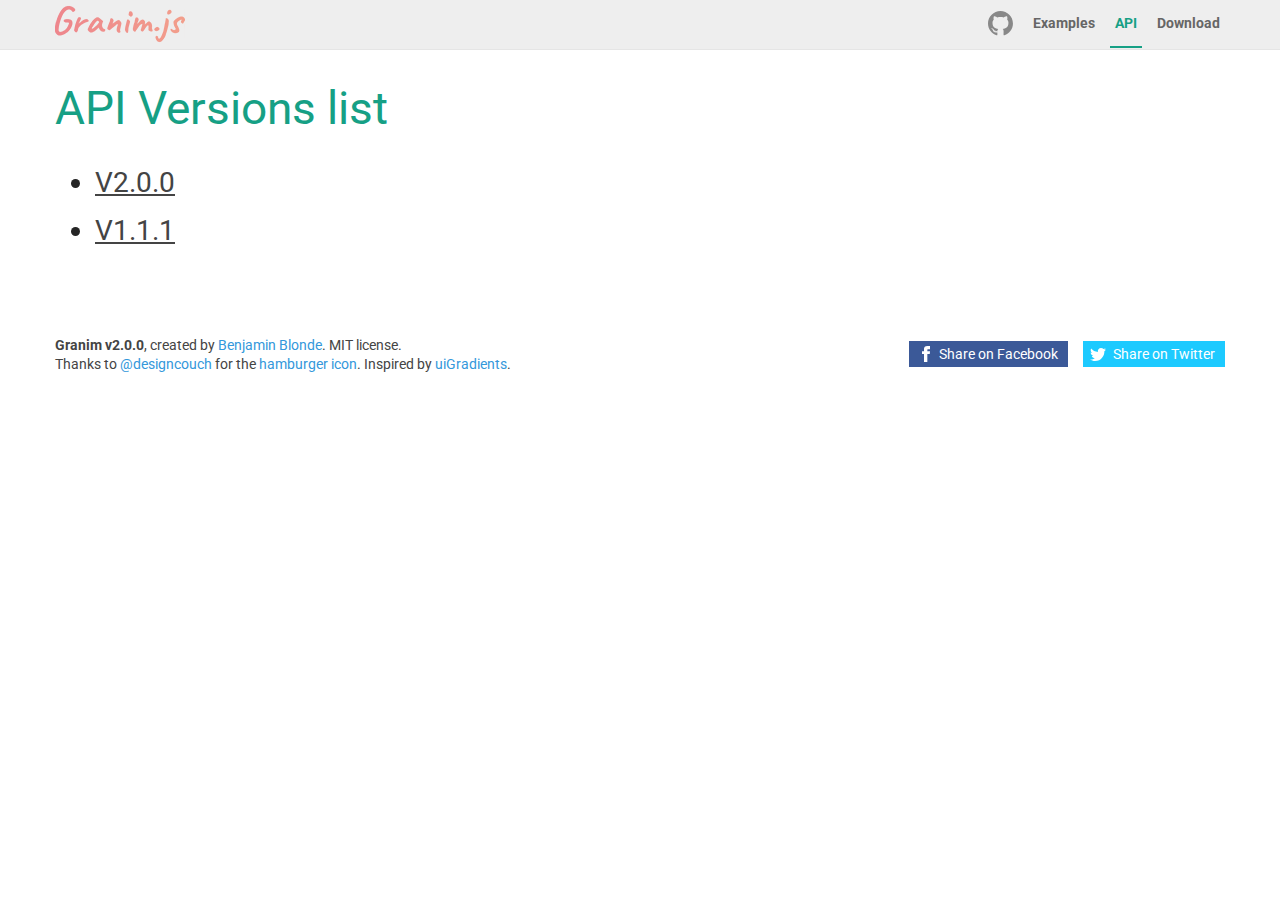
<file: assets/granim.js-2.0.0/docs/api.html>
<!DOCTYPE html><html lang="en"><head><title>API | Granim.js</title><meta name="description" content="API for granim.js. Gradients animations in javascript."><meta charset="UTF-8"><meta name="viewport" content="user-scalable=no, width=device-width, initial-scale=1, maximum-scale=1"><link type="text/css" rel="stylesheet" href="assets/css/style.css"><link type="text/css" rel="stylesheet" href="https://fonts.googleapis.com/css?family=Roboto:400,400italic,700"><link rel="icon" href="favicon.ico" type="image/x-icon"><!-- Facebook Metas--><meta property="og:url" content="http://sarcadass.github.io/granim.js"><meta property="og:type" content="website"><meta property="og:title" content="Granim.js"><meta property="og:description" content="Create fluid and interactive gradients animations with this small (&lt; 17kB) .js library"><meta property="og:image" content="http://sarcadass.github.io/granim.js/assets/img/social-image.png"><!-- Twitter Metas--><meta property="twitter:card" content="summary_large_image"><meta property="twitter:creator" content="@Sarcadass"><meta property="twitter:title" content="Granim.js"><meta property="twitter:description" content="Create fluid and interactive gradients animations with this small (&lt; 17kB) .js library"><meta property="twitter:image" content="http://sarcadass.github.io/granim.js/assets/img/social-image.png"><meta property="twitter:image:width" content="1200"><meta property="twitter:image:height" content="630"><link type="text/css" rel="stylesheet" href="assets/css/prism.css"></head><body class="api"><header class="main-header"><div class="container clearfix"><div class="bloc-logo"><canvas id="logo-canvas"></canvas><a class="logo-mask" href="index.html">Granim.js</a></div><div class="main-nav"><div class="hamburger-icon"><span></span><span></span><span></span><span></span><span></span><span></span></div><nav><ul class="clearfix"><li><a class="text-link" href="https://github.com/sarcadass/granim.js/releases" target="_blank" rel="external">Download</a></li><li><a class="text-link" id="nav-api" href="api-v2.0.0.html">API</a></li><li><a class="text-link" id="nav-examples" href="examples.html">Examples</a></li><li><a class="github" href="https://github.com/sarcadass/granim.js" target="_blank" title="Github" rel="external"><svg xmlns="http://www.w3.org/2000/svg" viewBox="0 0 25 25">
    <g>
        <path fill-rule="evenodd" clip-rule="evenodd" fill="#221E1B" d="M12.476,0C5.587,0,0,5.586,0,12.476
		c0,5.512,3.575,10.189,8.533,11.842c0.623,0.113,0.853-0.271,0.853-0.604c0-0.296-0.011-1.279-0.017-2.32
		c-3.471,0.754-4.203-1.473-4.203-1.473c-0.568-1.444-1.386-1.827-1.386-1.827c-1.132-0.772,0.085-0.758,0.085-0.758
		c1.253,0.088,1.913,1.286,1.913,1.286c1.113,1.908,2.919,1.356,3.631,1.039c0.112-0.81,0.435-1.358,0.791-1.67
		c-2.771-0.315-5.684-1.385-5.684-6.167c0-1.362,0.487-2.475,1.286-3.349c-0.13-0.314-0.558-1.582,0.121-3.301
		c0,0,1.047-0.336,3.432,1.278c0.995-0.276,2.062-0.415,3.122-0.419c1.061,0.004,2.129,0.143,3.125,0.419
		c2.384-1.614,3.43-1.278,3.43-1.278c0.68,1.719,0.25,2.987,0.122,3.301c0.801,0.874,1.283,1.986,1.283,3.349
		c0,4.792-2.918,5.847-5.696,6.157c0.447,0.385,0.847,1.146,0.847,2.309c0,1.671-0.015,3.015-0.015,3.424
		c0,0.333,0.224,0.723,0.855,0.602c4.957-1.652,8.526-6.329,8.526-11.84C24.953,5.586,19.365,0,12.476,0z"/>
        <path fill="#221E1B" d="M4.726,17.914c-0.028,0.062-0.124,0.081-0.213,0.037c-0.091-0.04-0.142-0.124-0.113-0.188
		c0.028-0.063,0.125-0.082,0.214-0.038C4.705,17.766,4.757,17.852,4.726,17.914L4.726,17.914z M4.572,17.8"/>
        <path fill="#221E1B" d="M5.231,18.477c-0.059,0.057-0.176,0.031-0.255-0.058c-0.081-0.086-0.096-0.202-0.036-0.256
		c0.061-0.058,0.173-0.033,0.256,0.055C5.277,18.306,5.293,18.421,5.231,18.477L5.231,18.477z M5.112,18.351"/>
        <path fill="#221E1B" d="M5.723,19.195c-0.076,0.055-0.201,0.003-0.278-0.105c-0.077-0.112-0.077-0.245,0.001-0.298
		c0.078-0.055,0.201-0.006,0.279,0.103C5.801,19.009,5.801,19.142,5.723,19.195L5.723,19.195z M5.723,19.195"/>
        <path fill="#221E1B" d="M6.397,19.892c-0.069,0.074-0.214,0.055-0.321-0.049c-0.108-0.102-0.14-0.245-0.072-0.319
		c0.07-0.076,0.216-0.054,0.324,0.048C6.437,19.673,6.469,19.815,6.397,19.892L6.397,19.892z M6.397,19.892"/>
        <path fill="#221E1B" d="M7.328,20.294c-0.031,0.097-0.171,0.141-0.313,0.101c-0.141-0.043-0.233-0.158-0.205-0.256
		c0.029-0.099,0.171-0.146,0.313-0.101C7.263,20.08,7.355,20.194,7.328,20.294L7.328,20.294z M7.328,20.294"/>
        <path fill="#221E1B" d="M8.347,20.368c0.004,0.102-0.116,0.188-0.264,0.189c-0.149,0.005-0.271-0.079-0.272-0.181
		c0-0.104,0.117-0.188,0.267-0.19C8.226,20.185,8.347,20.266,8.347,20.368L8.347,20.368z M8.347,20.368"/>
        <path fill="#221E1B" d="M9.297,20.206c0.018,0.1-0.084,0.203-0.232,0.231c-0.145,0.025-0.279-0.036-0.297-0.135
		C8.749,20.2,8.856,20.097,8.999,20.07C9.147,20.044,9.279,20.104,9.297,20.206L9.297,20.206z M9.297,20.206"/>
    </g>
</svg>
</a></li></ul></nav></div></div></header><div class="main-content"><div class="container bloc"><h1>API Versions list</h1><ul class="api-versions-list"><li><a href="api-v2.0.0.html">V2.0.0</a></li><li><a href="api-v1.1.1.html">V1.1.1</a></li></ul></div><div class="footer container bloc clearfix"><p><strong>Granim v<span>2.0.0</span></strong>, created by <a href="https://twitter.com/Sarcadass" target="_blank">Benjamin Blonde</a>.
MIT license.<br>
Thanks to <a href="https://twitter.com/designcouch" target="_blank">@designcouch</a>
for the <a href="https://codepen.io/designcouch/pen/Atyop" target="_blank">hamburger icon</a>.
Inspired by <a href="http://uigradients.com/" target="_blank">uiGradients</a>.</p><div class="bloc-social"><a class="cta-social cta-facebook" href="http://www.facebook.com/sharer.php?u=http://sarcadass.github.io/granim.js" target="_blank"><svg version="1.1" xmlns="http://www.w3.org/2000/svg" x="0px" y="0px" width="16px" height="16px" viewBox="0 0 16 16" enable-background="new 0 0 16 16" xml:space="preserve">
<path d="M8,5.333H6V8h2v8h3.334V8h2.428L14,5.333h-2.666V4.222c0-0.637,0.127-0.889,0.742-0.889H14V0h-2.539
	C9.064,0,8,1.055,8,3.077V5.333z"/>
</svg>
Share on Facebook</a><a class="cta-social cta-twitter" href="https://twitter.com/share?text=Create%20fluid%20and%20interactive%20gradients%20animations%20with%20this%20small%20%28&lt;%2010kB%29%20.js%20library&amp;via=Sarcadass&amp;url=http%3A%2F%2Fsarcadass.github.io%2Fgranim.js" target="_blank"><svg version="1.1" xmlns="http://www.w3.org/2000/svg"x="0px" y="0px" width="16px" height="16px" viewBox="0 0 16 16" enable-background="new 0 0 16 16" xml:space="preserve">
<path d="M16,3.538c-0.588,0.261-1.221,0.437-1.885,0.516c0.677-0.406,1.198-1.049,1.442-1.816c-0.634,0.376-1.337,0.65-2.084,0.797
	c-0.599-0.638-1.452-1.037-2.396-1.037c-2.119,0-3.676,1.977-3.198,4.03c-2.727-0.137-5.146-1.444-6.765-3.43
	c-0.86,1.475-0.446,3.405,1.016,4.383C1.592,6.964,1.085,6.817,0.644,6.571C0.607,8.092,1.698,9.514,3.276,9.83
	C2.814,9.956,2.308,9.985,1.793,9.887C2.21,11.19,3.422,12.14,4.86,12.166c-1.38,1.082-3.119,1.565-4.86,1.36
	C1.453,14.458,3.179,15,5.032,15c6.094,0,9.539-5.146,9.33-9.763C15.003,4.774,15.561,4.195,16,3.538z"/>
</svg>
Share on Twitter</a></div></div></div><script src="assets/js/vendor/jquery-3.1.0.min.js"></script><script src="assets/js/vendor/granim.min.js"></script><script src="assets/js/vendor/prism.js"></script><script type="text/javascript">var pageId = 'api';</script><script src="assets/js/script.js"></script><script type="text/javascript">(function(i, s, o, g, r, a, m) {
  i['GoogleAnalyticsObject'] = r;
  i[r] = i[r] || function() {
    (i[r].q = i[r].q || []).push(arguments)
  }, i[r].l = 1 * new Date();
  a = s.createElement(o),
  m = s.getElementsByTagName(o)[0];
  a.async = 1;
  a.src = g;
  m.parentNode.insertBefore(a, m)
})(window, document, 'script', 'https://www.google-analytics.com/analytics.js', 'ga');
ga('create', 'UA-83387901-1', 'auto');
ga('send', 'pageview');</script></body></html>
</file>
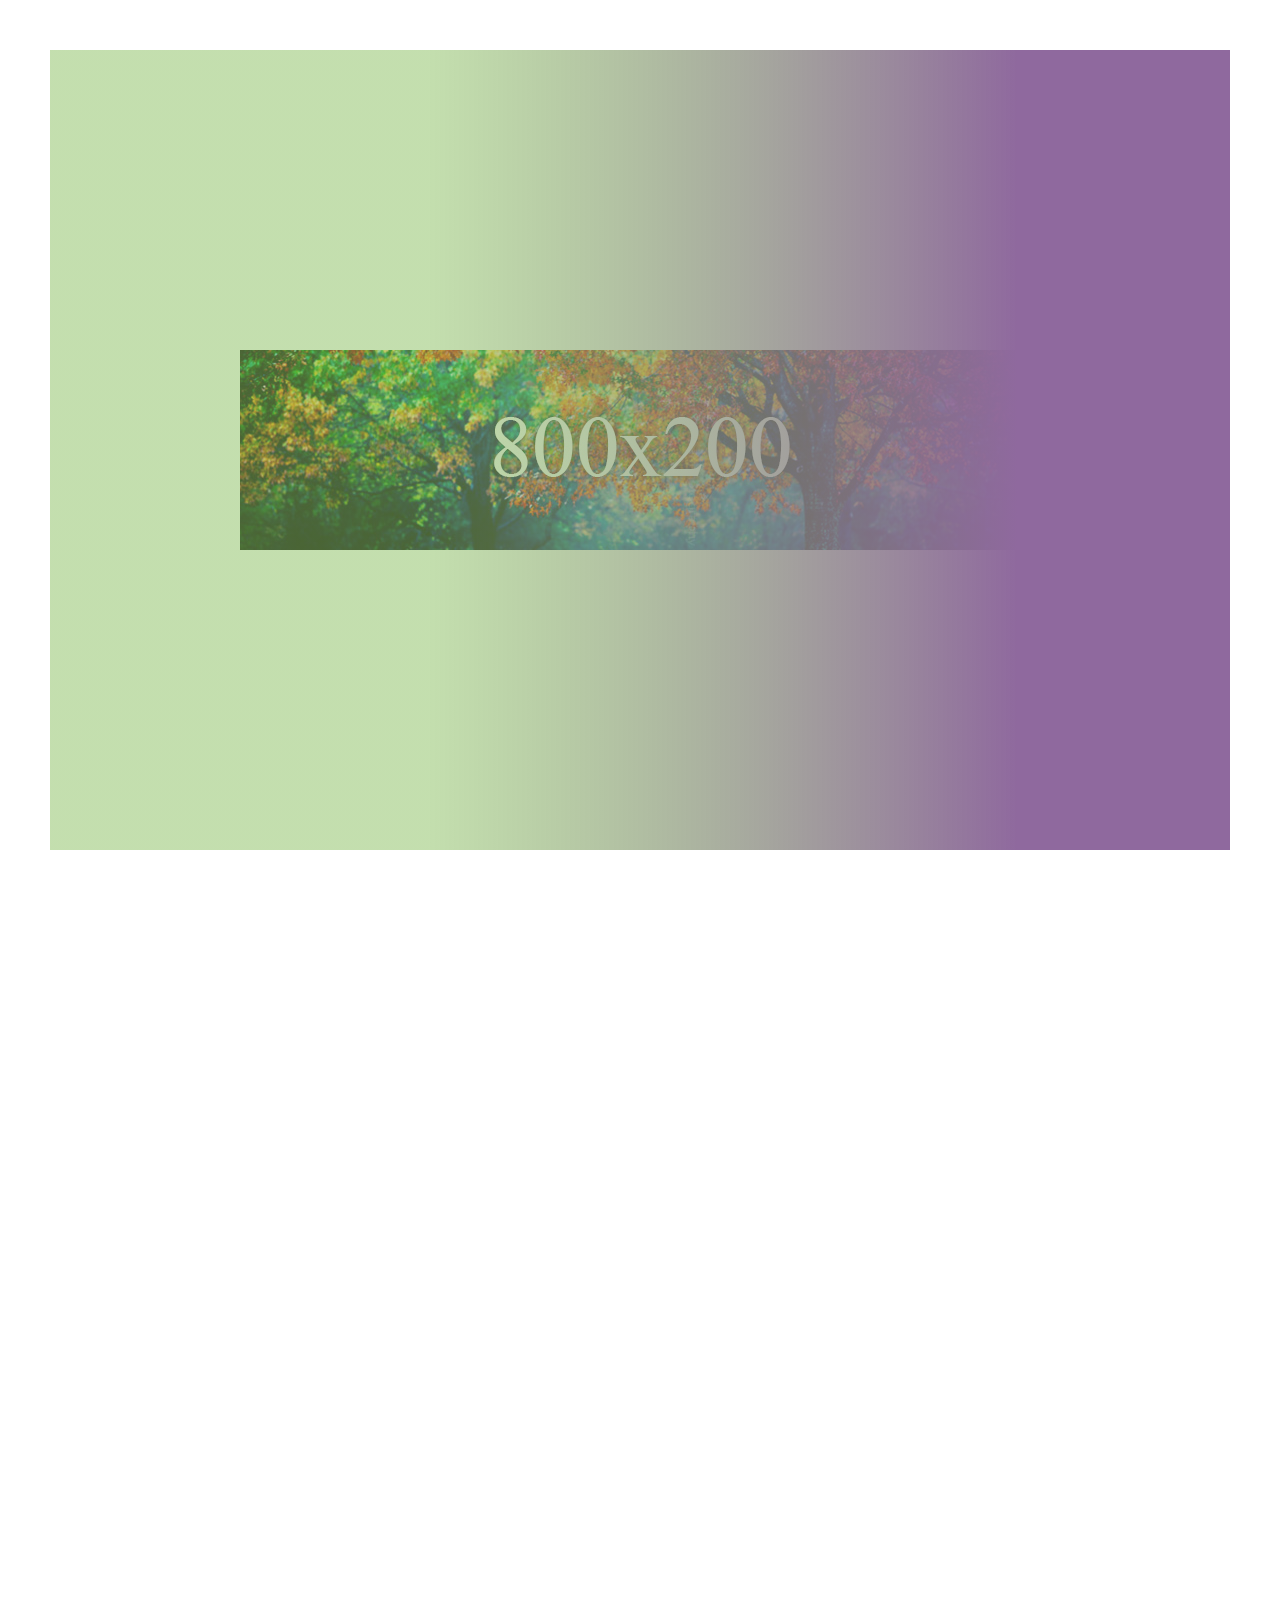
<file: assets/granim.js-2.0.0/test/manual-test.html>
<!DOCTYPE html>
<html lang="en">
<head>
	<meta charset="UTF-8">
	<title>Manual test - Granim</title>
	<style>
		body {
			height: 250vh;
			margin: 0;
		}
		#granim-canvas {
			display: block;
			width: calc(100% - 100px);
			min-width: 200px;
			height: calc(100vh - 100px);
			min-height: 100px;
			margin: 50px;
		}
	</style>
</head>
<body>
	<canvas id="granim-canvas"></canvas>
	<script src="../dist/granim.js"></script>
	<script>
		var granimInstance = new Granim({
			element: '#granim-canvas',
			direction: 'left-right',
			customDirection: {
				x0: '50px',
				y0: '00',
				x1: '0',
				y1: '0'
			},
			isPausedWhenNotInView: true,
			scrollDebounceThreshold: 300,
			image: {
				source: 'img/800x200.jpg',
				position: ['center', 'center'],
				stretchMode: ['none', 'stretch-if-bigger'],
				// blendingMode: 'multiply'
			},
			states : {
				"default-state": {
					gradients: [
						[
							{ color: 'rgba(255, 153, 102, .33)', pos: .5 },
							{ color: '#ff5e62', pos: 1 }
						], [
							{ color: 'hsla(144, 100%, 47%, .75)', pos: .1 },
							{ color: 'hsl(210, 96%, 46%)', pos: .6 }
						],
					],
					transitionSpeed: 1000
				},
				
				"default-state2": {
					gradients: [
						[{ color: '#7ffc25', pos: .5 }, { color: 'hsla(144, 100%, 47%, .75)', pos: .8 }],
						[{ color: '#AA076B', pos: .1 }, { color: '#7ffc25', pos: .3 }]
					],
					transitionSpeed: 1000
				}
			}
		});

		setTimeout(function() {
			granimInstance.changeState('default-state2');
			console.log('State Changed');
			
		}, 2000);
	</script>
</body>
</html>
</file>
<file: style.css>
/* ********************************Parametre généraux*************************************** */
/*! Generated by Font Squirrel (https://www.fontsquirrel.com) on November 19, 2022 */

@font-face {
    font-family: 'hello_mollyregular';
    src: url('Molly/hello_molly-webfont.woff2') format('woff2'),
        url('Molly/hello_molly-webfont.woff') format('woff');
    font-weight: normal;
    font-style: normal;

}

* {
    padding: 0;
    margin: 0;

}

html {
    scroll-behavior: smooth;
    width: 100%;
    overflow-x: hidden;
}

h1,
h2,
h3 {
    font-family: 'hello_mollyregular';
}

h1,
h2,
h3 {
    font-size: calc(3rem+5vw);
    text-align: center;
    color: rgb(217, 217, 217);
    /* font-family: "font-bold", serif; */
    letter-spacing: 3px;
}

.explain {
    margin-top: 100px;
    font-size: 1.8rem;

}

body {
    /* width: 100%;
    margin: auto; */
    font-family: Arial, Helvetica, sans-serif;
    background: #000101;
    color: #fefefe;
    transition: 0.7s ease-in-out;
    -webkit-transition: 0.7s ease-in-out;
    -moz-transition: 0.7s ease-in-out;
    -ms-transition: 0.7s ease-in-out;
    -o-transition: 0.7s ease-in-out;
    overflow-x: hidden;
    /* background: url(./pictures/product\ 8.jpg);
    filter: brightness(200%); */

}

.title {
    font-size: calc(1.5rem+5vh);
}

span {
    display: inline-block
}

a {
    font-size: 1.8rem;
}

a,
a:visited {
    cursor: pointer;
    position: relative;
    text-decoration: none;
    color: #fefefe;
    transition: 0.1s linear;
    -webkit-transition: 0.1s linear;
    -moz-transition: 0.1s linear;
    -ms-transition: 0.1s linear;
    -o-transition: 0.1s linear;
    font-size: 2.5rem;
}

a::after {
    content: "";
    position: absolute;
    width: 100%;
    height: 1px;
    bottom: -4px;
    left: 0;
    background: #f2fff2;
    transform-origin: left;
}

a:hover {
    transform: scale(1.04);
    color: rgb(217, 217, 217);
    -webkit-transform: scale(1.04);
    -moz-transform: scale(1.04);
    -ms-transform: scale(1.04);
    -o-transform: scale(1.04);
}

a:hover::after {
    animation: animLink 1.4s infinite ease-in-out;
    -webkit-animation: animLink 1.4s infinite ease-in-out;
}

@keyframes animLink {
    50% {
        transform-origin: scaleX(0.2);

        -webkit-transform: scaleX(0.2);
        -moz-transform: scaleX(0.2);
        -ms-transform: scaleX(0.2);
        -o-transform: scaleX(0.2);
    }

    100% {
        transform: scaleX(1);
        -webkit-transform: scaleX(1);
        -moz-transform: scaleX(1);
        -ms-transform: scaleX(1);
        -o-transform: scaleX(1);
        transition: 1.6s;
        -webkit-transition: 1.6s;
        -moz-transition: 1.6s;
        -ms-transition: 1.6s;
        -o-transition: 1.6s;
    }
}

.img {
    height: 395px;
    width: 100vw;
    max-width: 395px;
    margin: 0 auto;
    filter: grayscale(100%);
    -webkit-filter: grayscale(100%);
}

.img:hover {
    filter: bluescale(20%);
    -webkit-filter: grayscale(10%);
}

.line {
    height: 2px;
    width: 70%;
    margin: 0 auto;
    background: #000101;
    transition: 1s cubic-bezier(0.77, 0, 0.18, 1);
    -webkit-transition: 1s cubic-bezier(0.77, 0, 0.18, 1);
    -moz-transition: 1s cubic-bezier(0.77, 0, 0.18, 1);
    -ms-transition: 1s cubic-bezier(0.77, 0, 0.18, 1);
    -o-transition: 1s cubic-bezier(0.77, 0, 0.18, 1);
    transform-origin: left;
    transition-delay: .65s;
}


/*parametres par ordre d'apparition*/
/* header {
    height: 100 vh;
    position: relative;
    margin: 2vw 2vw 0;
} */
#menu-demo2,
#menu-demo2 ul {
    padding: 0;
    margin: 0;
    list-style: none;
    text-align: center;
}

#menu-demo2 li {
    display: inline-block;
    position: relative;
    border-radius: 8px 8px 0 0;
    margin: 10px;
}

#menu-demo2 ul li {
    display: inherit;
    border-radius: 0;
}

#menu-demo2 ul li:hover {
    border-radius: 0;
}

#menu-demo2 ul li:last-child {
    border-radius: 0 0 8px 8px;
}

#menu-demo2 ul {
    position: absolute;
    z-index: 1000;
    max-height: 0;
    left: 0;
    right: 0;
    overflow: hidden;
    -moz-transition: .8s all .3s;
    -webkit-transition: .8s all .3s;
    transition: .8s all .3s;
}

#menu-demo2 li:hover ul {
    max-height: 15em;
}

/* background des liens menus */
#menu-demo2 li:first-child {
    background-color: #65537A;
    background-image: -webkit-linear-gradient(top, #65537A 0%, #2A2333 100%);
    background-image: linear-gradient(to bottom, #65537A 0%, #2A2333 100%);
}

#menu-demo2 li:nth-child(2) {
    background-color: #729EBF;
    background-image: -webkit-linear-gradient(top, #729EBF 0%, #333A40 100%);
    background-image: linear-gradient(to bottom, #729EBF 0%, #333A40 100%);
}

#menu-demo2 li:nth-child(3) {
    background-color: #F6AD1A;
    background-image: -webkit-linear-gradient(top, #F6AD1A 0%, #9F391A 100%);
    background-image: linear-gradient(to bottom, #F6AD1A 0%, #9F391A 100%);
}

#menu-demo2 li:last-child {
    background-color: #CFFF6A;
    background-image: -webkit-linear-gradient(top, #CFFF6A 0%, #677F35 100%);
    background-image: linear-gradient(to bottom, #CFFF6A 0%, #677F35 100%);
}

/* background des liens sous menus */
#menu-demo2 li:first-child li {
    background: #2A2333;
}

#menu-demo2 li:nth-child(2) li {
    background: #333A40;
}

#menu-demo2 li:nth-child(3) li {
    background: #9F391A;
}

#menu-demo2 li:last-child li {
    background: #677F35;
}

/* background des liens menus et sous menus au survol */
#menu-demo2 li:first-child:hover,
#menu-demo2 li:first-child li:hover {
    background: #65537A;
}

#menu-demo2 li:nth-child(2):hover,
#menu-demo2 li:nth-child(2) li:hover {
    background: #729EBF;
}

#menu-demo2 li:nth-child(3):hover,
#menu-demo2 li:nth-child(3) li:hover {
    background: #F6AD1A;
}

#menu-demo2 li:last-child:hover,
#menu-demo2 li:last-child li:hover {
    background: #CFFF6A;
}

/* les a href */
#menu-demo2 a {
    text-decoration: none;
    display: block;
    padding: 8px 32px;
    color: #fff;
    font-family: arial;
}

#menu-demo2 ul a {
    padding: 8px 0;
}

#menu-demo2 li:hover li a {
    color: #fff;
    text-transform: inherit;
}

#menu-demo2 li:hover a,
#menu-demo2 li li:hover a {
    color: #000;
}

.links {
    display: flex;
    justify-content: space-around;
}

.alink {
    width: 50%;
    text-align: center;
    display: inline-block;
}

h1 {
    font-size: calc(2rem+8vw);
    margin-top: 70px;
    font-family: "font-bold", sans-serif;
    letter-spacing: 6px;
    color: #fefeff;
}

header h2 {
    font-size: calc(1rem+6.5vw);
    margin: 18px 0;
    text-align: center;

}



.scroll_wrapper {
    position: absolute;
    left: 50%;
    transform: translateX(-50%);
    -webkit-transform: translateX(-50%);
    -moz-transform: translateX(-50%);
    -ms-transform: translateX(-50%);
    -o-transform: translateX(-50%);
    bottom: 3.5vw;
    color: rgb(217, 217, 217);
    font-size: calc(0.8rem + 0.5 vw);
}

.project_container {
    margin: 200px 0 250px;
    background: url(./pictures/product\ 8.jpg);
    padding: 25px 0
}

/* img1 {
    background: url();
} */
.h2_wrapper {
    /* lire a travers */
    mix-blend-mode: exclusion;
    margin: -220px 0 200px;
    font-size: 80px;


}

.about p {
    width: 70%;
    min-width: 200px;
    text-align: center;
    margin: 0 auto;
    line-height: calc(7px+4.95vh);
    font-size: calc((1rem + 1vw));
    letter-spacing: 1px;
}

.skills {
    margin: 200px 0 200 px;
    padding-top: 50px;
    /* background: url(./pictures/product\ 8.jpg);
    filter: brightness(200%);
    -webkit-filter: brightness(200%); */
}

.skills h2 {
    margin-bottom: 50px;
}

.skills .wrapper {
    margin: 30px 0;
}

.skills .appear {
    text-align: center;
}

.skills p {
    font-size: calc(1 rem +6vw);
    font-family: "font-bold", serif;
    letter-spacing: 4px;
    background-color: #000101;
    color: #f2fff2;
    display: inline-block;
    padding: 0 12px 12 px 12px;
}



.portfolio {
    margin: 100px 0;

}

.project {
    position: relative;
    width: 60vw;
    max-width: 600px;
    margin: 50px 5vw;
    border: 5px solid white;
    border-radius: 5%;
    -webkit-border-radius: 5%;
    -moz-border-radius: 5%;
    -ms-border-radius: 5%;
    -o-border-radius: 5%;
    margin-top: 20px;
    box-shadow: 3px 13px 15px;
}



.project img {
    border-radius: 5%;
    -webkit-border-radius: 5%;
    -moz-border-radius: 5%;
    -ms-border-radius: 5%;
    -o-border-radius: 5%;
}

#p2 {
    margin: 0 6vw 0 auto;
}

#p3 {
    margin-left: 8vw;
    margin-top: 45px;
    margin-bottom: 15px;
}

#p4,
#p1 {
    margin-left: 35vw;
    margin-top: 45px;
    margin-bottom: 15px;
}

#p3 {
    margin-left: 6vw;
    margin-top: 45px;
    margin-bottom: 15px;
}

.project img {
    transition: 0.4s ease-out;
    -webkit-transition: 0.4s ease-out;
    -moz-transition: 0.4s ease-out;
    -ms-transition: 0.4s ease-out;
    -o-transition: 0.4s ease-out;
    width: 100%;
}

.project:hover img {
    filter: brightness(20%);
    -webkit-filter: brightness(20%);
}

.project:hover .project_infos {
    opacity: 1;
    transform: translate(0, -50%);
    -webkit-transform: translate(0, -50%);
    -moz-transform: translate(0, -50%);
    -ms-transform: translate(0, -50%);
    -o-transform: translate(0, -50%);
}

.project_infos {
    font-size: 2.5rem;
    position: absolute;
    top: 50%;
    transform: translate(-50px, -50%);
    -webkit-transform: translate(-50px, -50%);
    -moz-transform: translate(-50px, -50%);
    -ms-transform: translate(-50px, -50%);
    -o-transform: translate(-50px, -50%);
    margin-left: 8vw;
    transition: 0.4s ease-out;
    -webkit-transition: 0.4s ease-out;
    -moz-transition: 0.4s ease-out;
    -ms-transition: 0.4s ease-out;
    -o-transition: 0.4s ease-out;
    opacity: 0;
}

.project_infos a {
    font-size: calc(1rem+3vw);

}

.project_infos p {
    font-size: 2rem;
    margin-top: 1.5vw;
    color: #fefeff
}

footer {
    margin: 150 px 0 120px;
}

footer p {
    font-size: calc(1rem + 2vw);
    margin: 25px 0;
    text-align: center;
}

footer a {
    font-family: "font-bold", serif;
    color: #000101;
    font-size: calc(1rem+2vw);
}

.img-wrapper {
    margin-bottom: 50px;
}

.img2 {
    background: url(./pictures/moi_meme_parapent.jpg) center/cover;
}

/* ---------------------------------------------------carousel-------------------------------------- */
/* body {
    height: 100vh;
    overflow: hidden;
    display: flex;
    justify-content: center;
    align-items: center;
    font-family: "Orelo-sw-bi", serif;
    background: #000;
} */

.carousel {
    width: 100%;
    cursor: -webkit-grab;
    cursor: grab;
    margin: 50px 0;
    padding: 25px 0;
}

.carousel.dragging {
    cursor: -webkit-grabbing;
    cursor: grabbing;
}

.carousel--wrap {
    white-space: nowrap;
}

.carousel--item {
    display: inline-block;
    width: 30vw;
    padding: 5vw 3vw;
    -webkit-user-select: none;
    -moz-user-select: none;
    -ms-user-select: none;
    user-select: none;
}

.carousel--item figure {
    position: relative;
    z-index: 1;
    display: block;
    height: 0;
    padding-bottom: 56.25%;
    overflow: hidden;
}

.carousel--item figure img {
    position: absolute;
    z-index: 1;
    height: 100%;
    width: 100%;
    -o-object-fit: cover;
    object-fit: cover;
    vertical-align: middle;
    transform-origin: center;
}

.carousel--item h2 {
    position: absolute;
    z-index: 1;
    bottom: 1.8vw;
    font-size: 6vw;
    bottom: 1vw;
    color: #fff;
}

h2.legend {
    font-size: 1.5rem;
    white-space: pre-line;
}

.carousel--progress {
    position: fixed;
    z-index: 2;
    pointer-events: none;
    bottom: 2vw;
    width: 20vw;
    left: 3vw;
    height: 1px;
    background: rgba(255, 255, 255, 0.2);
}

.carousel--progress-bar {
    position: absolute;
    z-index: 1;
    top: 0;
    left: 0;
    width: 100%;
    height: 100%;
    background: rgba(255, 255, 255, 0.8);
    transform: scaleX(0);
    transform-origin: 0% 0%;
}

.legendImage,
.legendLogo {
    display: flex;
    justify-content: center;
    text-align: center;
    font-weight: 900;
}

.legendLogoPanther {
    display: flex;
    justify-content: center;
    align-items: flex-start;
    text-align: center;
    color: #fefefe;
    font-weight: 900;
    padding: 10px;

}

@font-face {
    font-family: "Orelo-sw-bi";
    src: url([data-uri]) format("truetype");
    font-weight: inherit;
    font-style: inherit;
}

/* ----------------------Animation--------------------------- */
body {
    animation: fadein 4s ease-in;
    -webkit-animation: fadein 4s ease-in;


}

@keyframes fadein {
    0% {
        opacity: 0;
    }

    50% {
        opacity: 0.2;
    }

    75% {
        opacity: 0.5;
    }

    100% {
        opacity: 1;
    }
}

/* --------------------------------------------------------------------------------------------------- */
.presentationPortfolio {
    display: flex;
    justify-content: left;
}

/* ----------------------Responsive---------------------------- */
@media (max-width:992px) {
    .carousel--item {

        width: 85vw;
        padding: 15vw 3vw;

    }

}
</file>
<file: assets/locomotive_scroll.css>
/*! locomotive-scroll v4.1.3 | MIT License | https://github.com/locomotivemtl/locomotive-scroll */
html.has-scroll-smooth {
    overflow: hidden; }
  
  html.has-scroll-dragging {
    -webkit-user-select: none;
    -moz-user-select: none;
    -ms-user-select: none;
    user-select: none; }
  
  .has-scroll-smooth body {
    overflow: hidden; }
  
  .has-scroll-smooth [data-scroll-container] {
    min-height: 100vh; }
  
  [data-scroll-direction="horizontal"] [data-scroll-container] {
    height: 100vh;
    display: inline-block;
    white-space: nowrap; }
  
  [data-scroll-direction="horizontal"] [data-scroll-section] {
    display: inline-block;
    vertical-align: top;
    white-space: nowrap;
    height: 100%; }
  
  .c-scrollbar {
    position: absolute;
    right: 0;
    top: 0;
    width: 11px;
    height: 100%;
    transform-origin: center right;
    transition: transform 0.3s, opacity 0.3s;
    opacity: 0; }
    .c-scrollbar:hover {
      transform: scaleX(1.45); }
    .c-scrollbar:hover, .has-scroll-scrolling .c-scrollbar, .has-scroll-dragging .c-scrollbar {
      opacity: 1; }
    [data-scroll-direction="horizontal"] .c-scrollbar {
      width: 100%;
      height: 10px;
      top: auto;
      bottom: 0;
      transform: scaleY(1); }
      [data-scroll-direction="horizontal"] .c-scrollbar:hover {
        transform: scaleY(1.3); }
  
  .c-scrollbar_thumb {
    position: absolute;
    top: 0;
    right: 0;
    background-color: black;
    opacity: 0.5;
    width: 7px;
    border-radius: 10px;
    margin: 2px;
    cursor: -webkit-grab;
    cursor: grab; }
    .has-scroll-dragging .c-scrollbar_thumb {
      cursor: -webkit-grabbing;
      cursor: grabbing; }
    [data-scroll-direction="horizontal"] .c-scrollbar_thumb {
      right: auto;
      bottom: 0; }
</file>
<file: assets/granim.js-2.0.0/docs/assets/css/style.css>
body{margin:0;font-family:Roboto,Helvetica,Arial,sans-serif;color:#252525}h1,h2,h3{color:#16a085}h1{font-size:2.875em;font-weight:400}h2{font-size:1.75em;margin-bottom:10px}h2 .version{font-size:12px}pre{border-radius:4px}.clearfix:after{visibility:hidden;display:block;font-size:0;content:" ";clear:both;height:0}* html .clearfix{zoom:1}*:first-child+html .clearfix{zoom:1}.snippet{display:inline-block;background-color:#eee;padding:2px 5px;margin-bottom:1px;border-radius:2px;color:#444;font-size:15px;font-weight:bold}.version{display:inline-block;padding:2px 5px;border-radius:2px;font-weight:bold;font-size:10px;vertical-align:super;background-color:#eee;color:#444}.link{color:#3498db;font-weight:bold;text-decoration:none}.container{width:1200px;max-width:100%;padding:0 15px;margin:0 auto;box-sizing:border-box}.bloc{margin-bottom:75px}@media screen and (max-width: 767px){.bloc{margin-bottom:50px}}.bloc p{color:#444;line-height:1.3}.tab-titles{list-style:none;padding:0;margin:0 0 -2px}.tab-titles li{display:inline-block}.tab-titles li.active{background-color:#f5f2f0;border-radius:4px 4px 0 0}.tab-titles li.active a{font-weight:bold}.tab-titles li a{display:inline-block;padding:10px 20px 12px;text-decoration:none;color:#333}.tab-content{background-color:#f5f2f0;border-radius:4px}.tab-content .tab{padding:15px;display:none}.tab-content .tab.active{display:block}@media screen and (max-width: 767px){pre{font-size:75%}}.cta-social{position:relative;font-size:14px;display:inline-block;color:#fff;padding:5px 10px 5px 30px;text-decoration:none;margin-right:15px}.cta-social:last-child{margin-right:0}.cta-social.cta-facebook{background-color:#3b5998;transition:background .3s}@media screen and (min-width: 768px){.cta-social.cta-facebook:hover{background-color:#4264aa}}.cta-social.cta-facebook svg{position:absolute;left:7px}.cta-social.cta-facebook svg path{fill:#fff}.cta-social.cta-twitter{background-color:#1dcaff;transition:background .3s}@media screen and (min-width: 768px){.cta-social.cta-twitter:hover{background-color:#37d0ff}}.cta-social.cta-twitter svg{position:absolute;left:7px}.cta-social.cta-twitter svg path{fill:#fff}a.github{display:inline-block;width:25px;height:25px;margin:11px 5px 0 0}@media screen and (max-width: 767px){a.github{margin:0;padding:9px 0;height:inherit}}a.github svg{height:25px}a.github svg:hover path{fill:#1abc9c}a.github svg path{fill:#888;transition:fill .3s}.main-header{position:fixed;width:100%;height:49px;border-bottom:solid 1px #e5e5e5;top:0;background-color:#eee;z-index:10}.main-header .bloc-logo{visibility:hidden}.main-header .main-nav{height:49px;float:right}@media screen and (max-width: 767px){.main-header .main-nav.open nav{display:block;position:absolute;left:0;right:0;background-color:#f5f5f5;top:50px;box-shadow:0 5px 5px rgba(0,0,0,0.15)}}.main-header .main-nav nav{text-align:right}@media screen and (max-width: 767px){.main-header .main-nav nav{display:none}}.main-header .main-nav nav ul{padding:0;margin:0;list-style-type:none}.main-header .main-nav nav ul li{display:block;float:right;margin-right:10px}.main-header .main-nav nav ul li:first-child{margin-right:0}@media screen and (max-width: 767px){.main-header .main-nav nav ul li{float:none;text-align:center}}.main-header .main-nav nav a{display:inline-block;margin-left:10px;font-size:14px;color:#666;font-weight:bold;text-decoration:none;transition-property:color, border;transition-duration:.3s}.main-header .main-nav nav a:first-child{margin-left:0}.main-header .main-nav nav a.text-link:hover{color:#1abc9c}@media screen and (min-width: 768px){.main-header .main-nav nav a.text-link:hover{border-color:#1abc9c}}.main-header .main-nav nav a.text-link{padding:15px 5px}@media screen and (min-width: 768px){.main-header .main-nav nav a.text-link{border-bottom:solid 2px #eee}}.main-header .main-nav nav a.text-link.active,.main-header .main-nav nav a.text-link.active:hover{color:#16a085}@media screen and (min-width: 768px){.main-header .main-nav nav a.text-link.active,.main-header .main-nav nav a.text-link.active:hover{border-color:#16a085}}.main-header .main-nav .hamburger-icon{position:relative;width:35px;height:27px;margin-top:10px;-webkit-transform:rotate(0deg);-moz-transform:rotate(0deg);-o-transform:rotate(0deg);transform:rotate(0deg);-webkit-transition:.5s ease-in-out;-moz-transition:.5s ease-in-out;-o-transition:.5s ease-in-out;transition:.5s ease-in-out;cursor:pointer;opacity:.75}@media screen and (min-width: 768px){.main-header .main-nav .hamburger-icon{display:none}}.main-header .main-nav .hamburger-icon.open span:nth-child(1),.main-header .main-nav .hamburger-icon.open span:nth-child(6){-webkit-transform:rotate(45deg);-moz-transform:rotate(45deg);-o-transform:rotate(45deg);transform:rotate(45deg)}.main-header .main-nav .hamburger-icon.open span:nth-child(2),.main-header .main-nav .hamburger-icon.open span:nth-child(5){-webkit-transform:rotate(-45deg);-moz-transform:rotate(-45deg);-o-transform:rotate(-45deg);transform:rotate(-45deg)}.main-header .main-nav .hamburger-icon.open span:nth-child(1){left:5px;top:7px}.main-header .main-nav .hamburger-icon.open span:nth-child(2){left:calc(50% - 3px);top:7px}.main-header .main-nav .hamburger-icon.open span:nth-child(3){left:-50%;opacity:0}.main-header .main-nav .hamburger-icon.open span:nth-child(4){left:100%;opacity:0}.main-header .main-nav .hamburger-icon.open span:nth-child(5){left:5px;top:17px}.main-header .main-nav .hamburger-icon.open span:nth-child(6){left:calc(50% - 3px);top:17px}.main-header .main-nav .hamburger-icon span{display:block;position:absolute;height:5px;width:50%;background:#16a085;opacity:1;-webkit-transform:rotate(0deg);-moz-transform:rotate(0deg);-o-transform:rotate(0deg);transform:rotate(0deg);-webkit-transition:.25s ease-in-out;-moz-transition:.25s ease-in-out;-o-transition:.25s ease-in-out;transition:.25s ease-in-out}.main-header .main-nav .hamburger-icon span:nth-child(even){left:50%;border-radius:0 9px 9px 0}.main-header .main-nav .hamburger-icon span:nth-child(odd){left:0;border-radius:9px 0 0 9px}.main-header .main-nav .hamburger-icon span:nth-child(1),.main-header .main-nav .hamburger-icon span:nth-child(2){top:0}.main-header .main-nav .hamburger-icon span:nth-child(3),.main-header .main-nav .hamburger-icon span:nth-child(4){top:11px}.main-header .main-nav .hamburger-icon span:nth-child(5),.main-header .main-nav .hamburger-icon span:nth-child(6){top:22px}.bloc-logo{position:relative;width:130px;height:49px;float:left}.bloc-logo canvas,.bloc-logo .logo-mask{display:block;width:130px;height:49px}.bloc-logo .logo-mask{position:absolute;height:50px;margin:-1px 0 0;top:0;left:0;background-size:130px;background-image:url("../img/logo-mask.png");text-indent:-9999px}@media (-webkit-min-device-pixel-ratio: 1.5), (min-resolution: 144dpi){.bloc-logo .logo-mask{background-image:url("../img/logo-mask@2x.png")}}@media screen and (max-width: 767px){.footer{margin-top:-15px}}.footer p{width:50%;float:left;font-size:14px;line-height:1.4}@media screen and (max-width: 767px){.footer p{font-size:12px}}.footer p a{color:#3498db;text-decoration:none}.footer p a:hover{color:#75b9e7}.footer .bloc-social{width:50%;margin-top:19px;float:left;text-align:right}@media screen and (max-width: 767px){.footer p,.footer .bloc-social{float:none;text-align:center}.footer p{width:100%}.footer .bloc-social{width:290px;margin-left:auto;margin-right:auto}.footer .bloc-social .cta-facebook{margin:0 0 15px}}body.home{position:absolute;top:0;right:0;bottom:0;left:0;overflow:hidden}body.home.background-gradient-light .content-wrapper{color:#111;fill:#111}body.home.background-gradient-dark .content-wrapper{color:#eee;fill:#eee}body.home #canvas-wrapper{position:absolute;width:100%;height:100%;top:0;right:0;bottom:0;left:0}body.home #canvas-wrapper #granim-canvas{position:absolute;width:100%;height:100%;z-index:-1;background-size:cover;background-position:0 85%}body.home #canvas-wrapper .content-wrapper{text-align:center;transition-property:color, fill;transition-duration:1.5s;visibility:hidden;font-size:16px}@media screen and (max-width: 767px){body.home #canvas-wrapper .content-wrapper{font-size:13px}}body.home #canvas-wrapper .content-wrapper .title{margin:0;overflow:hidden}body.home #canvas-wrapper .content-wrapper .title svg{display:block;width:768px;max-width:90%;margin:0 auto}@media screen and (max-width: 991px){body.home #canvas-wrapper .content-wrapper .title svg{width:500px}}body.home #canvas-wrapper .content-wrapper .title span.name{text-indent:9999px;display:block;height:0}body.home #canvas-wrapper .content-wrapper .description{margin:20px 0 25px;line-height:1.5}body.home #canvas-wrapper .content-wrapper .description .app-size{font-size:90%}body.home #canvas-wrapper .content-wrapper nav a{display:inline-block;padding:5px 10px;margin-right:15px;border:solid 1px;color:inherit;text-transform:uppercase;text-decoration:none;box-shadow:0 0 0;transition:box-shadow 1s}body.home #canvas-wrapper .content-wrapper nav a:last-child{margin-right:0}body.home #canvas-wrapper .content-wrapper nav a:hover{box-shadow:0 0 5px}body.home.background-gradient-light #social-wrapper .github path{fill:#111}body.home.background-gradient-dark #social-wrapper .github path{fill:#fff}body.home #social-wrapper{position:fixed;text-align:right;top:15px;right:15px}body.home #social-wrapper .github{padding:0;margin:0 15px 0 0;vertical-align:middle}body.home #social-wrapper .github path{fill:#111}@media screen and (max-width: 767px){body.home #social-wrapper .github{width:30px;margin:0}body.home #social-wrapper .cta-social{display:none}}body.home #social-wrapper path{transition:fill 1.5s}body.home.background-gradient-light #home-footer{color:#111}body.home.background-gradient-dark #home-footer{color:#fff}body.home #home-footer{position:absolute;box-sizing:border-box;width:100%;padding:10px;bottom:0;left:0;line-height:18px;font-size:12px;text-align:right;transition:color 1.5s}body.home #home-footer strong{font-size:14px}body.home #home-footer a{display:inline-block;color:inherit}@media screen and (max-width: 767px){body.home #home-footer{font-size:10px;line-height:16px}body.home #home-footer strong{font-size:12px}}body.examples{padding-top:50px}.sandbox{position:relative;height:300px;border:solid 2px #eee;border-radius:4px;background-color:#eee}.sandbox canvas{position:absolute;display:block;width:100%;height:100%;top:0;right:0;bottom:0;left:0;border-radius:4px}.sandbox-footer{position:relative;display:flex;align-items:baseline;padding:10px 20px;background-color:#f5f2f0;margin-top:-4px;border-radius:0 0 4px 4px;z-index:1}.sandbox-footer .option{font-size:14px;font-weight:bold;margin-right:15px}.sandbox-footer .option:last-child{margin-right:0}.sandbox-footer .option input[type=checkbox]{position:relative;top:2px}.sandbox-footer .option select{margin-left:5px}.code-wrapper{margin-top:30px}#canvas-image{background-image:url("../img/bg-forest.jpg");background-position-x:50%}.canvas-image-wrapper{height:100px;background-color:#eee;text-align:center}.canvas-image-wrapper .bloc-logo{display:inline-block;margin-top:25px;float:none}.canvas-interactive-wrapper{text-align:center}.canvas-interactive-wrapper .cta-wrapper{margin-top:136px}.canvas-interactive-wrapper .cta-wrapper span{position:relative;display:inline-block;margin-right:50px;z-index:1}.canvas-interactive-wrapper .cta-wrapper span:last-child{margin-right:0}.canvas-interactive-wrapper .cta-wrapper span a{display:inline-block;padding:3px 7px;border:solid 1px transparent;text-decoration:none;font-size:17px;color:#222;transition:border .3s}.canvas-interactive-wrapper .cta-wrapper span a.active{border-color:#222}@media screen and (min-width: 769px){.canvas-interactive-wrapper .cta-wrapper span a:hover{border-color:rgba(0,0,0,0.25)}.canvas-interactive-wrapper .cta-wrapper span a.active:hover{border-color:#222}}@media screen and (max-width: 767px){.canvas-interactive-wrapper .cta-wrapper{margin-top:91px}.canvas-interactive-wrapper .cta-wrapper span{display:block;margin:0 0 20px}.canvas-interactive-wrapper .cta-wrapper span:last-child{margin-bottom:0}.canvas-interactive-wrapper .cta-wrapper span a{font-size:15px}}body.api{padding-top:50px}.api-versions-list li{font-size:1.75em;margin-bottom:15px}.api-versions-list li a{color:#444}.api-versions-list li a:hover{color:#16a085}.title-bloc{display:flex;justify-content:space-between;align-items:center}.title-bloc .api-version{font-size:.5em;font-weight:bold}.title-bloc #version-select{padding:5px;border-color:#16a085;font-size:1em;font-family:Roboto,Helvetica,Arial,sans-serif}table.api-list{width:100%;text-align:left;border-spacing:0}@media screen and (min-width: 768px){table.api-list{margin-top:30px}}table.api-list tr:last-child td{border-bottom:none}table.api-list th{text-align:left}table.api-list td{padding-top:15px;vertical-align:top;line-height:1.3}table.api-list td:nth-child(2){font-family:Consolas, Monaco, 'Andale Mono', 'Ubuntu Mono', monospace}@media screen and (min-width: 768px){table.api-list td{padding-bottom:15px;border-bottom:solid 1px #ddd}}table.api-list td:nth-child(1){color:#1abc9c;font-weight:bold}@media screen and (min-width: 768px){table.api-list td:nth-child(1){width:20%}table.api-list td:nth-child(2){width:15%}table.api-list td:nth-child(3){width:15%}table.api-list td:nth-child(4){width:50%}}table.api-list td .required{font-size:12px;font-weight:normal;color:#a9a9a9;vertical-align:middle}table.api-list ul{padding-left:30px;margin:7px 0}table.api-list ul li{margin-bottom:5px}table.api-list ul li:last-child{margin-bottom:0}@media screen and (max-width: 767px){table.api-list thead{display:none}table.api-list tr{display:block;padding-bottom:15px;border-bottom:solid 1px #ddd}table.api-list tr:last-child{border-bottom:none}table.api-list td{display:block}table.api-list td:before{font-weight:bold}table.api-list td:nth-child(2):before{content:"Default: "}table.api-list td:nth-child(3):before{content:"Type: "}table.api-list td:nth-child(4):before{content:"Description: "}}
</file>
<file: assets/granim.js-2.0.0/docs/assets/css/prism.css>
/* http://prismjs.com/download.html?themes=prism&languages=markup+css+clike+javascript */
/**
 * prism.js default theme for JavaScript, CSS and HTML
 * Based on dabblet (http://dabblet.com)
 * @author Lea Verou
 */

code[class*="language-"],
pre[class*="language-"] {
	color: black;
	background: none;
	text-shadow: 0 1px white;
	font-family: Consolas, Monaco, 'Andale Mono', 'Ubuntu Mono', monospace;
	text-align: left;
	white-space: pre;
	word-spacing: normal;
	word-break: normal;
	word-wrap: normal;
	line-height: 1.5;

	-moz-tab-size: 4;
	-o-tab-size: 4;
	tab-size: 4;

	-webkit-hyphens: none;
	-moz-hyphens: none;
	-ms-hyphens: none;
	hyphens: none;
}

pre[class*="language-"]::-moz-selection, pre[class*="language-"] ::-moz-selection,
code[class*="language-"]::-moz-selection, code[class*="language-"] ::-moz-selection {
	text-shadow: none;
	background: #b3d4fc;
}

pre[class*="language-"]::selection, pre[class*="language-"] ::selection,
code[class*="language-"]::selection, code[class*="language-"] ::selection {
	text-shadow: none;
	background: #b3d4fc;
}

@media print {
	code[class*="language-"],
	pre[class*="language-"] {
		text-shadow: none;
	}
}

/* Code blocks */
pre[class*="language-"] {
	padding: 1em;
	margin: .5em 0;
	overflow: auto;
}

:not(pre) > code[class*="language-"],
pre[class*="language-"] {
	background: #f5f2f0;
}

/* Inline code */
:not(pre) > code[class*="language-"] {
	padding: .1em;
	border-radius: .3em;
	white-space: normal;
}

.token.comment,
.token.prolog,
.token.doctype,
.token.cdata {
	color: slategray;
}

.token.punctuation {
	color: #999;
}

.namespace {
	opacity: .7;
}

.token.property,
.token.tag,
.token.boolean,
.token.number,
.token.constant,
.token.symbol,
.token.deleted {
	color: #905;
}

.token.selector,
.token.attr-name,
.token.string,
.token.char,
.token.builtin,
.token.inserted {
	color: #690;
}

.token.operator,
.token.entity,
.token.url,
.language-css .token.string,
.style .token.string {
	color: #a67f59;
	background: hsla(0, 0%, 100%, .5);
}

.token.atrule,
.token.attr-value,
.token.keyword {
	color: #07a;
}

.token.function {
	color: #DD4A68;
}

.token.regex,
.token.important,
.token.variable {
	color: #e90;
}

.token.important,
.token.bold {
	font-weight: bold;
}
.token.italic {
	font-style: italic;
}

.token.entity {
	cursor: help;
}
</file>
